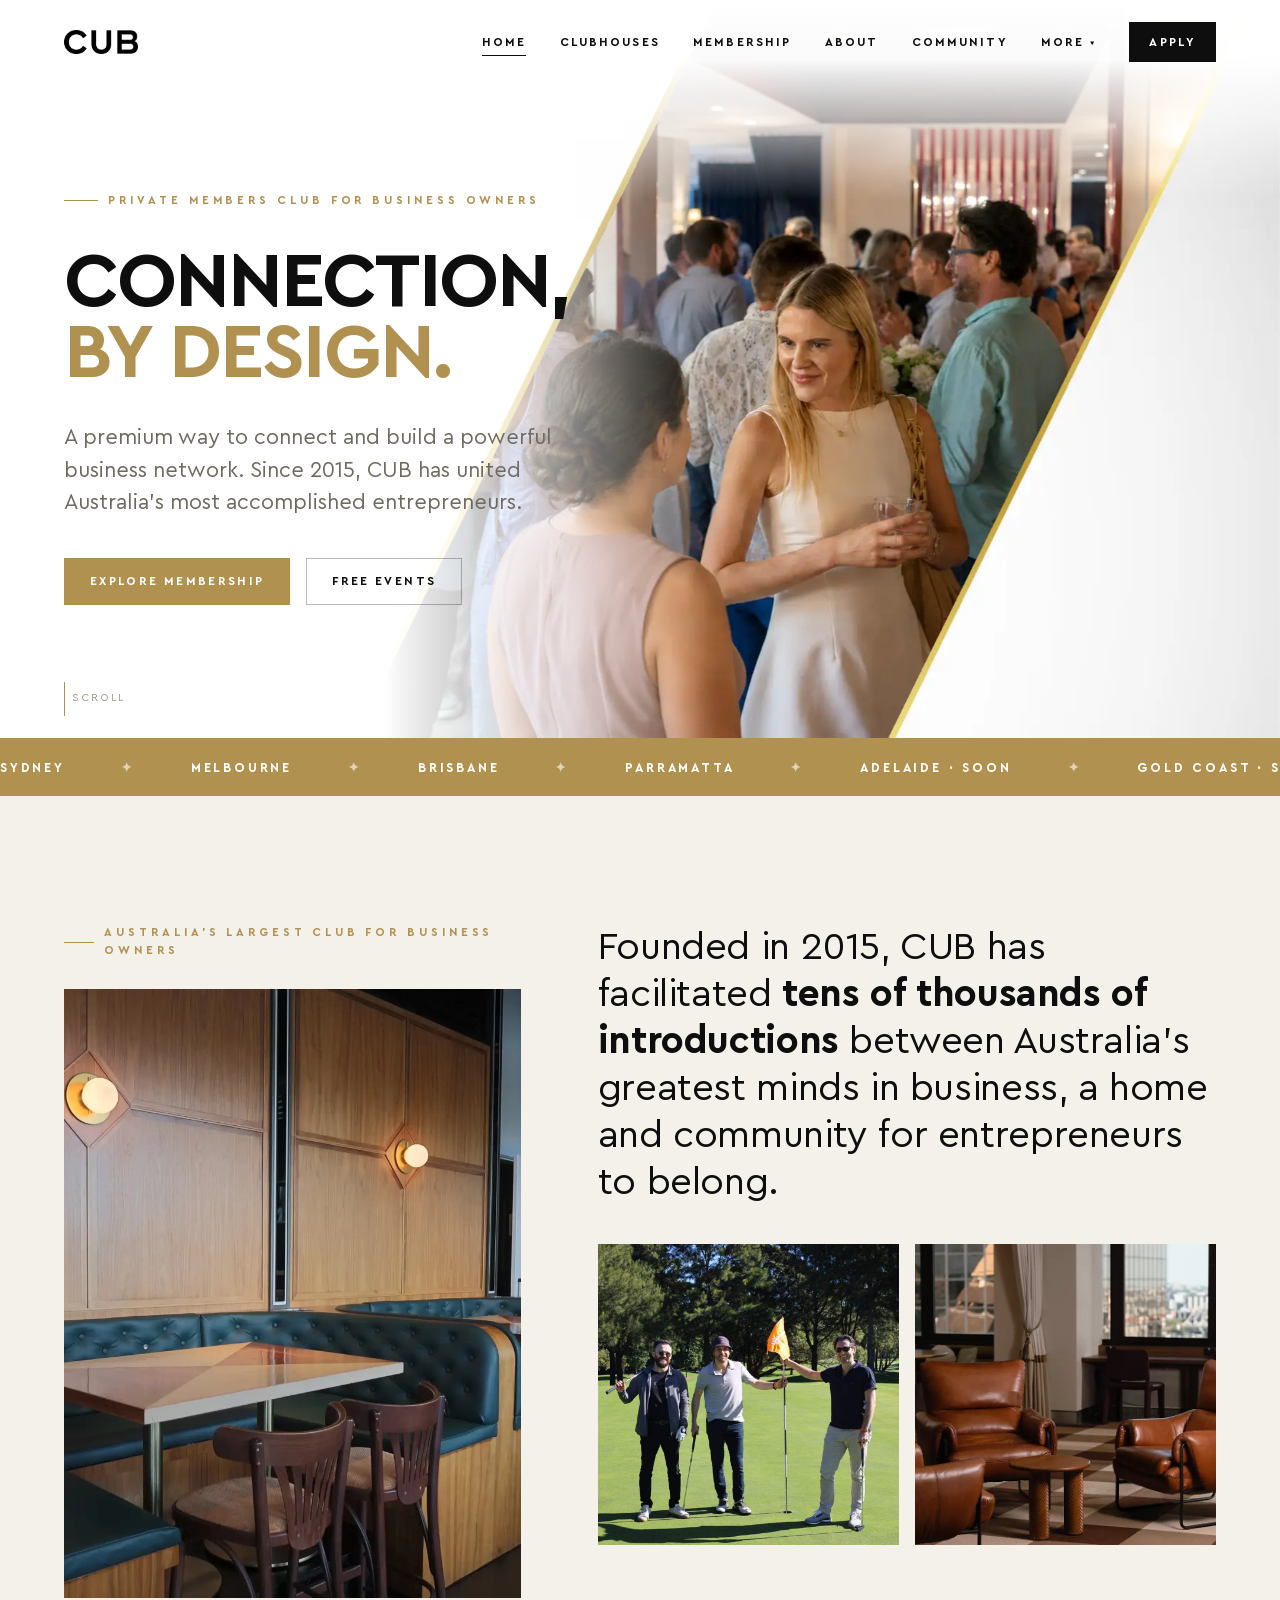
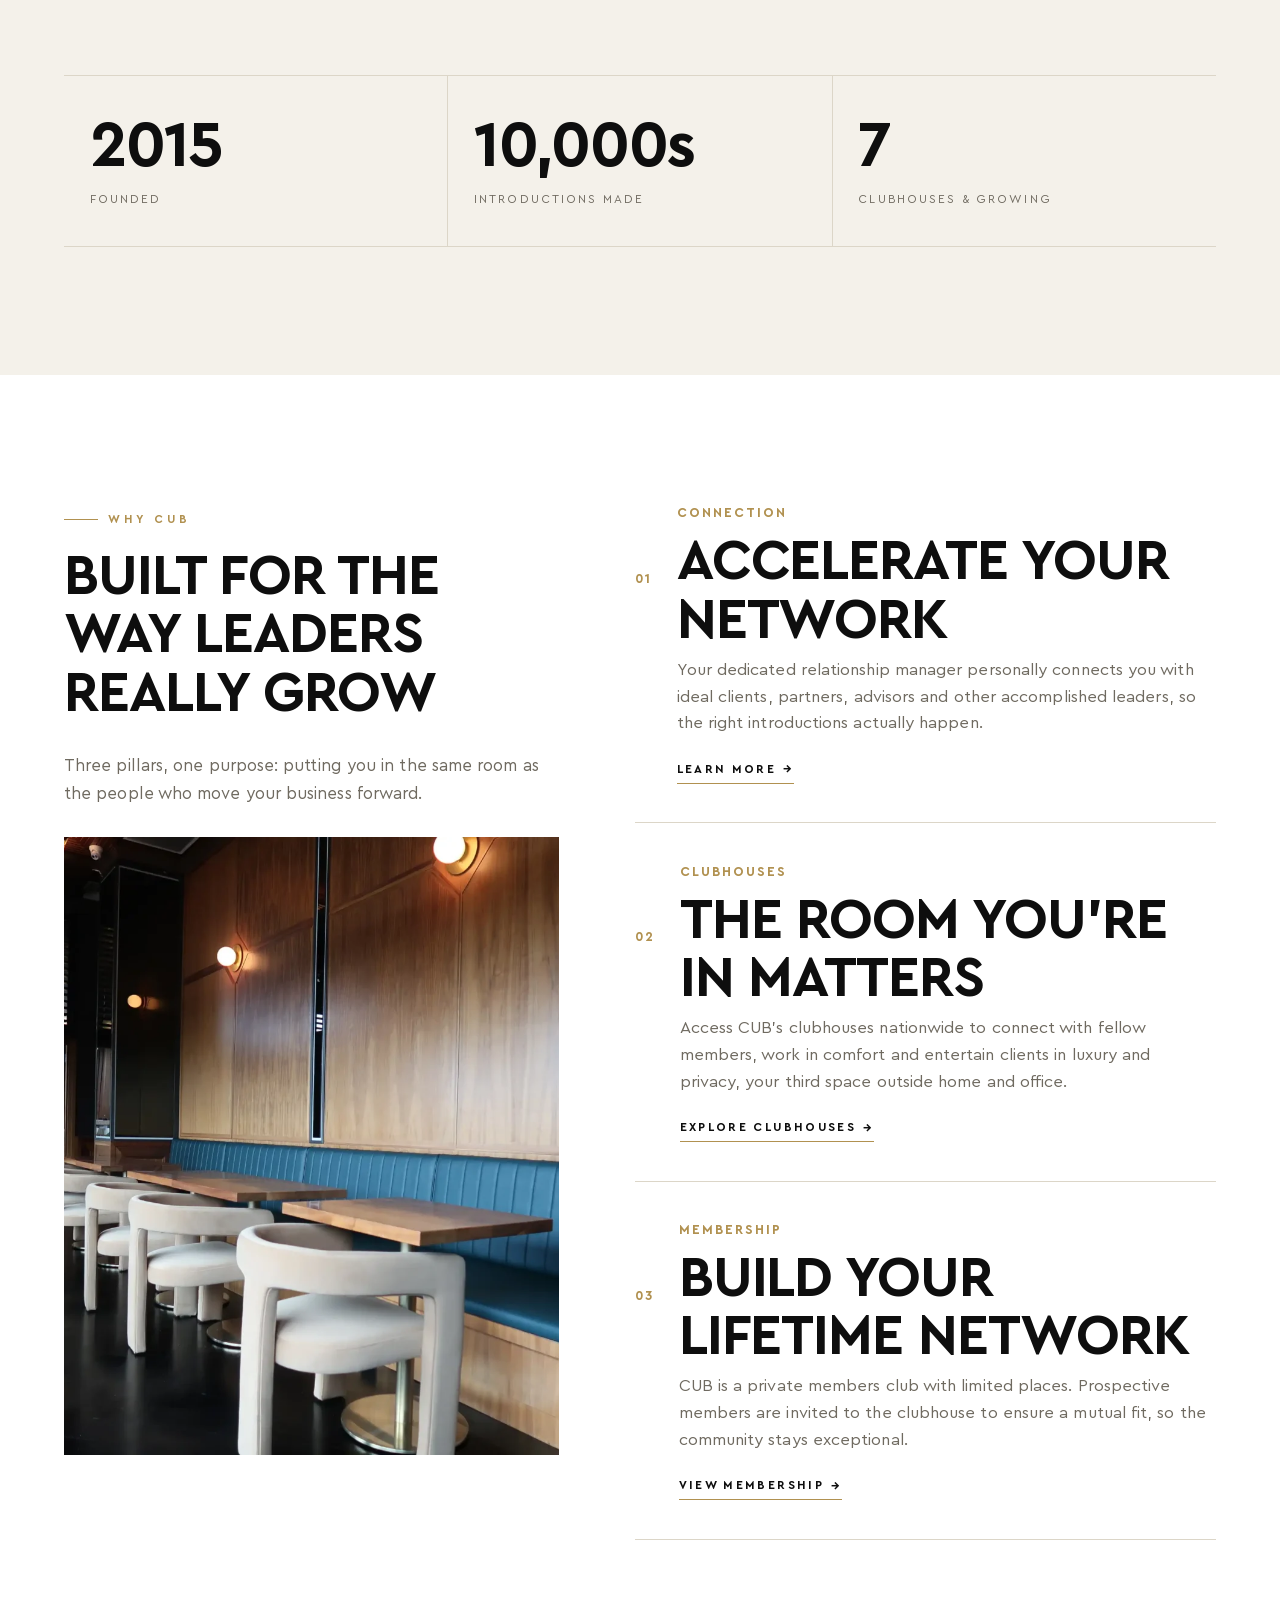
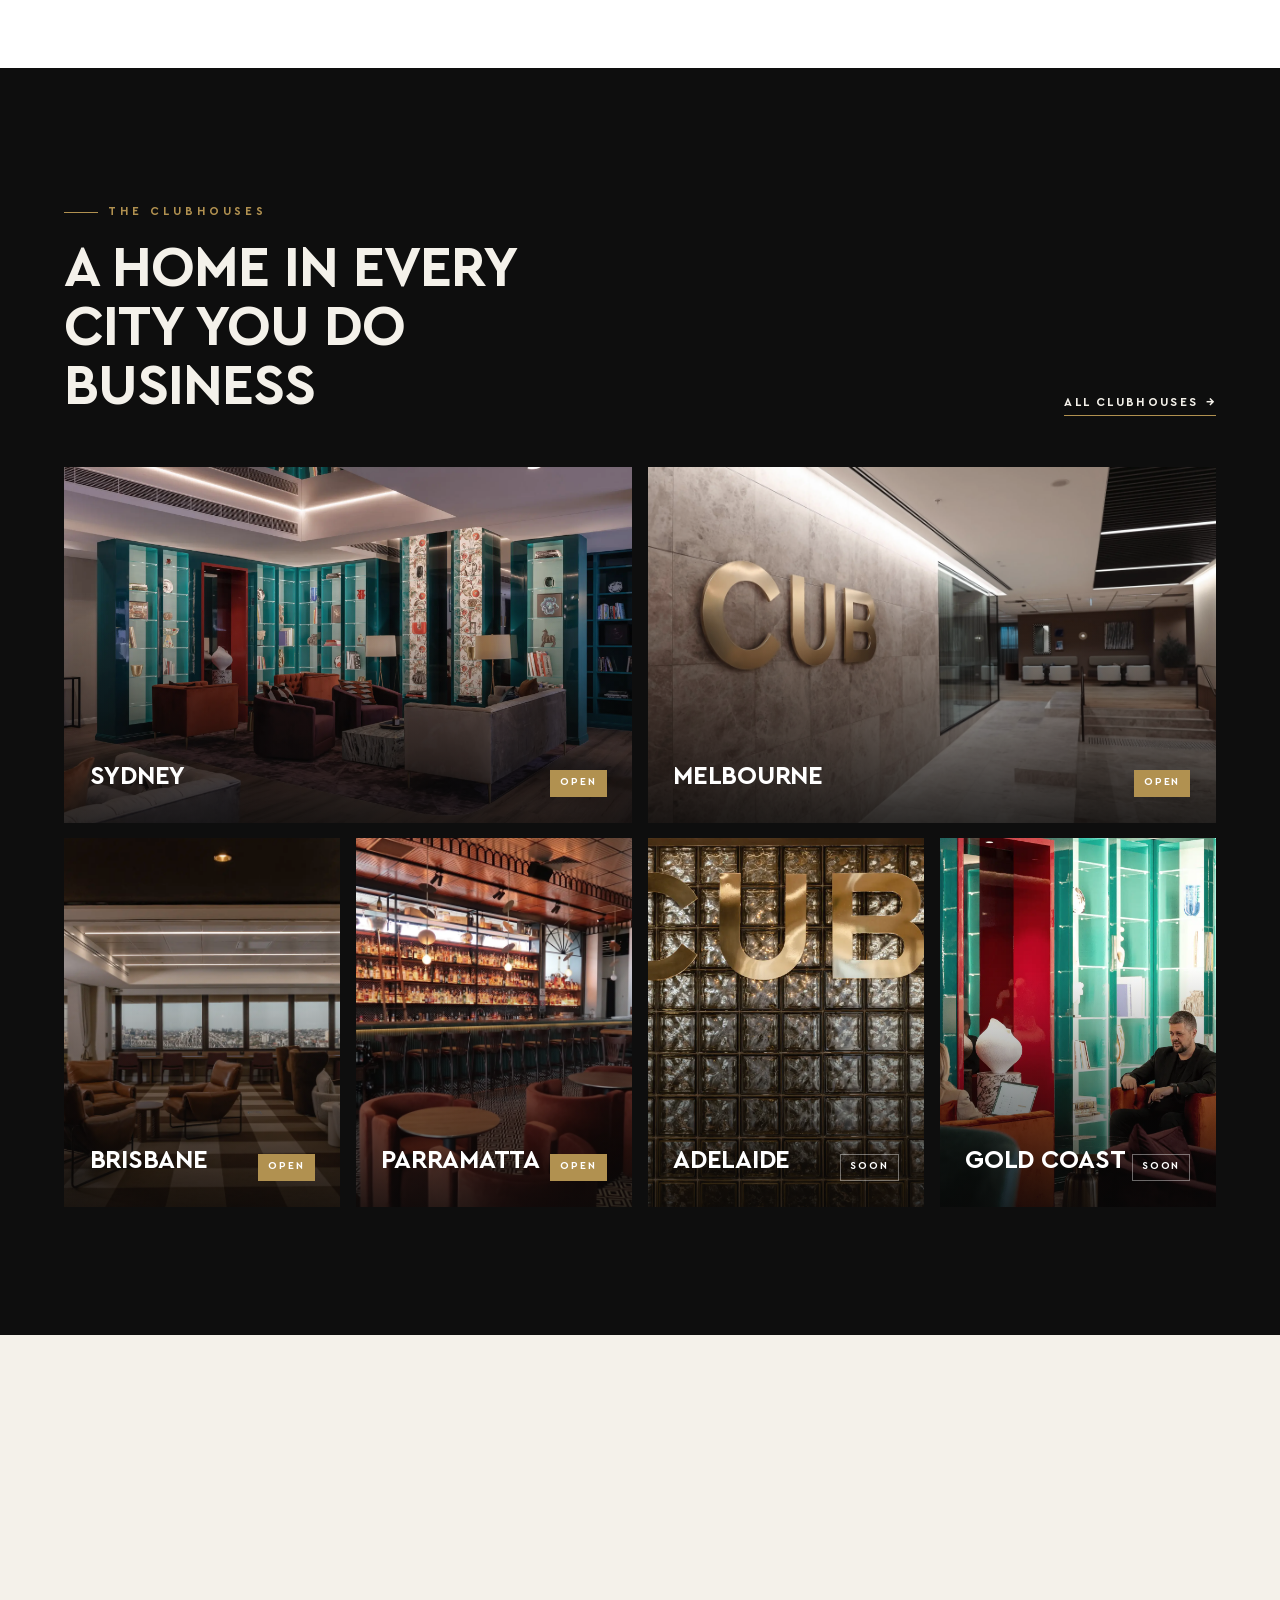
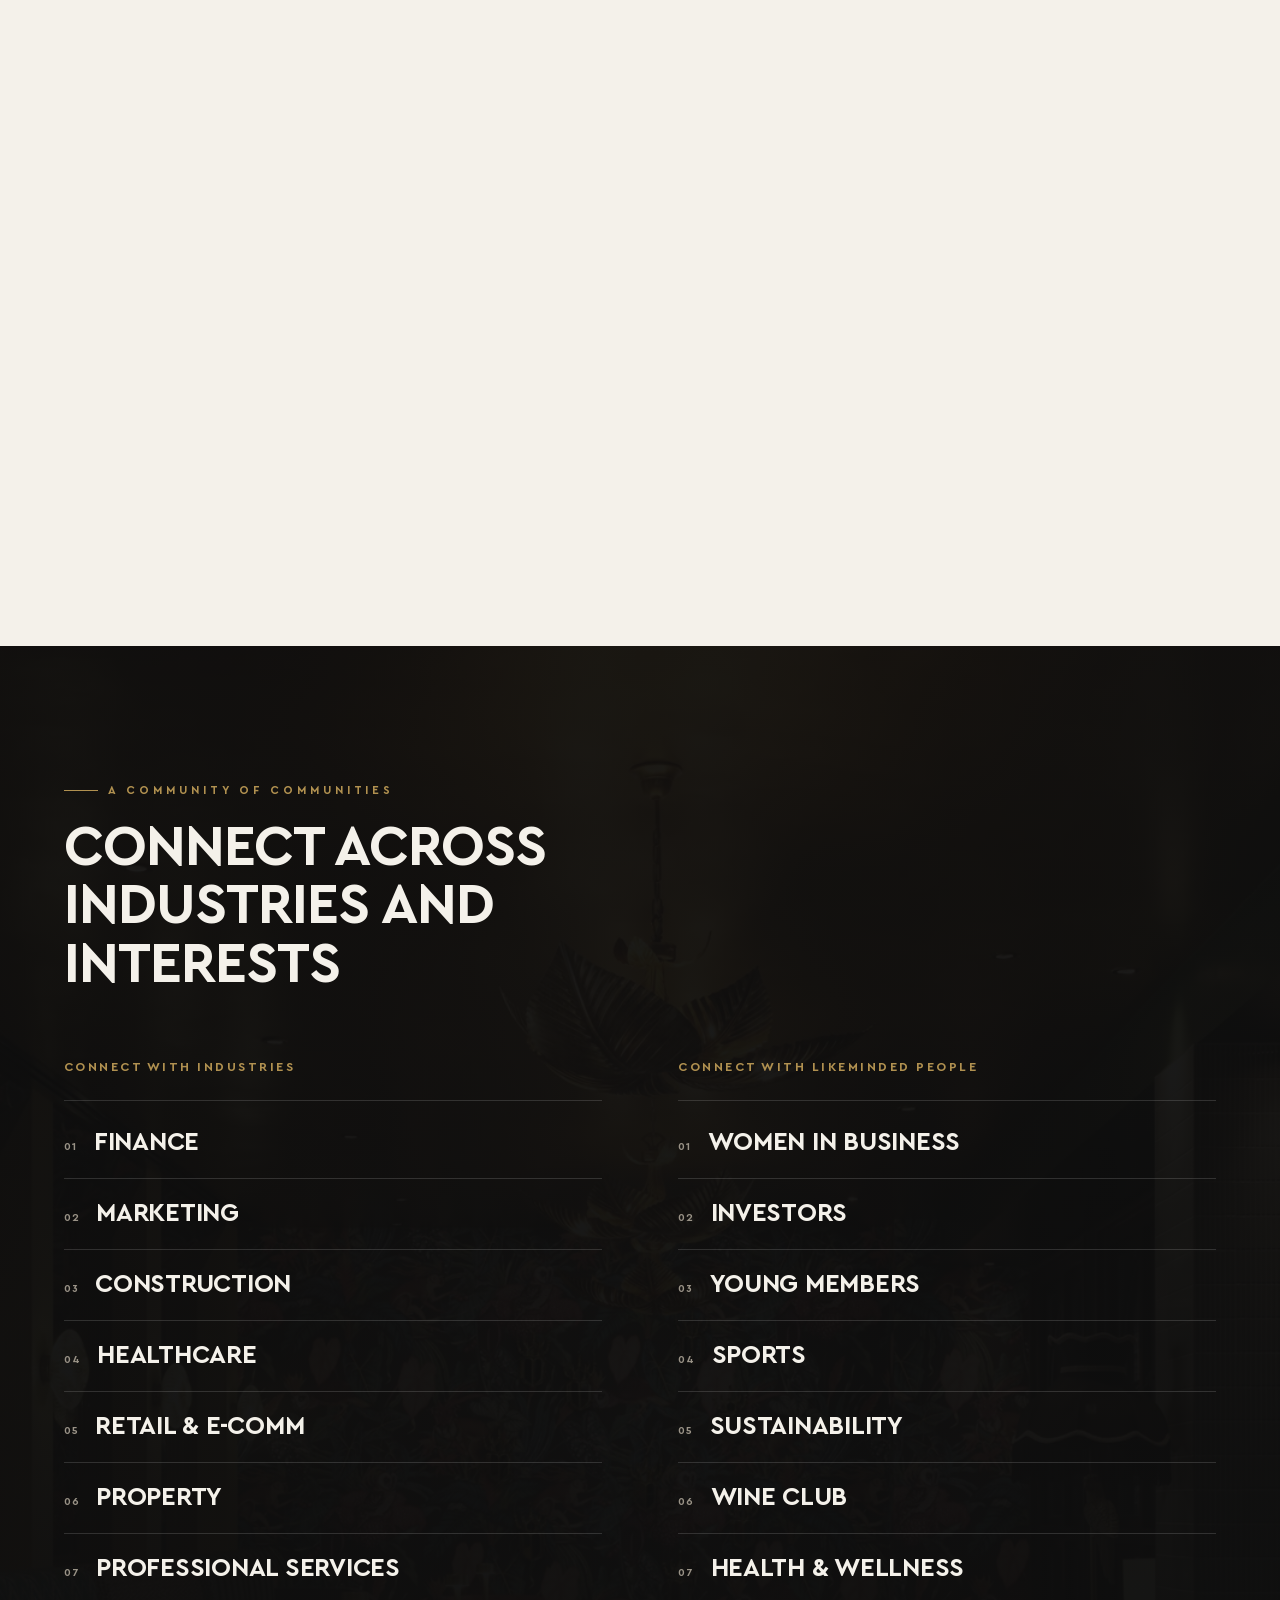
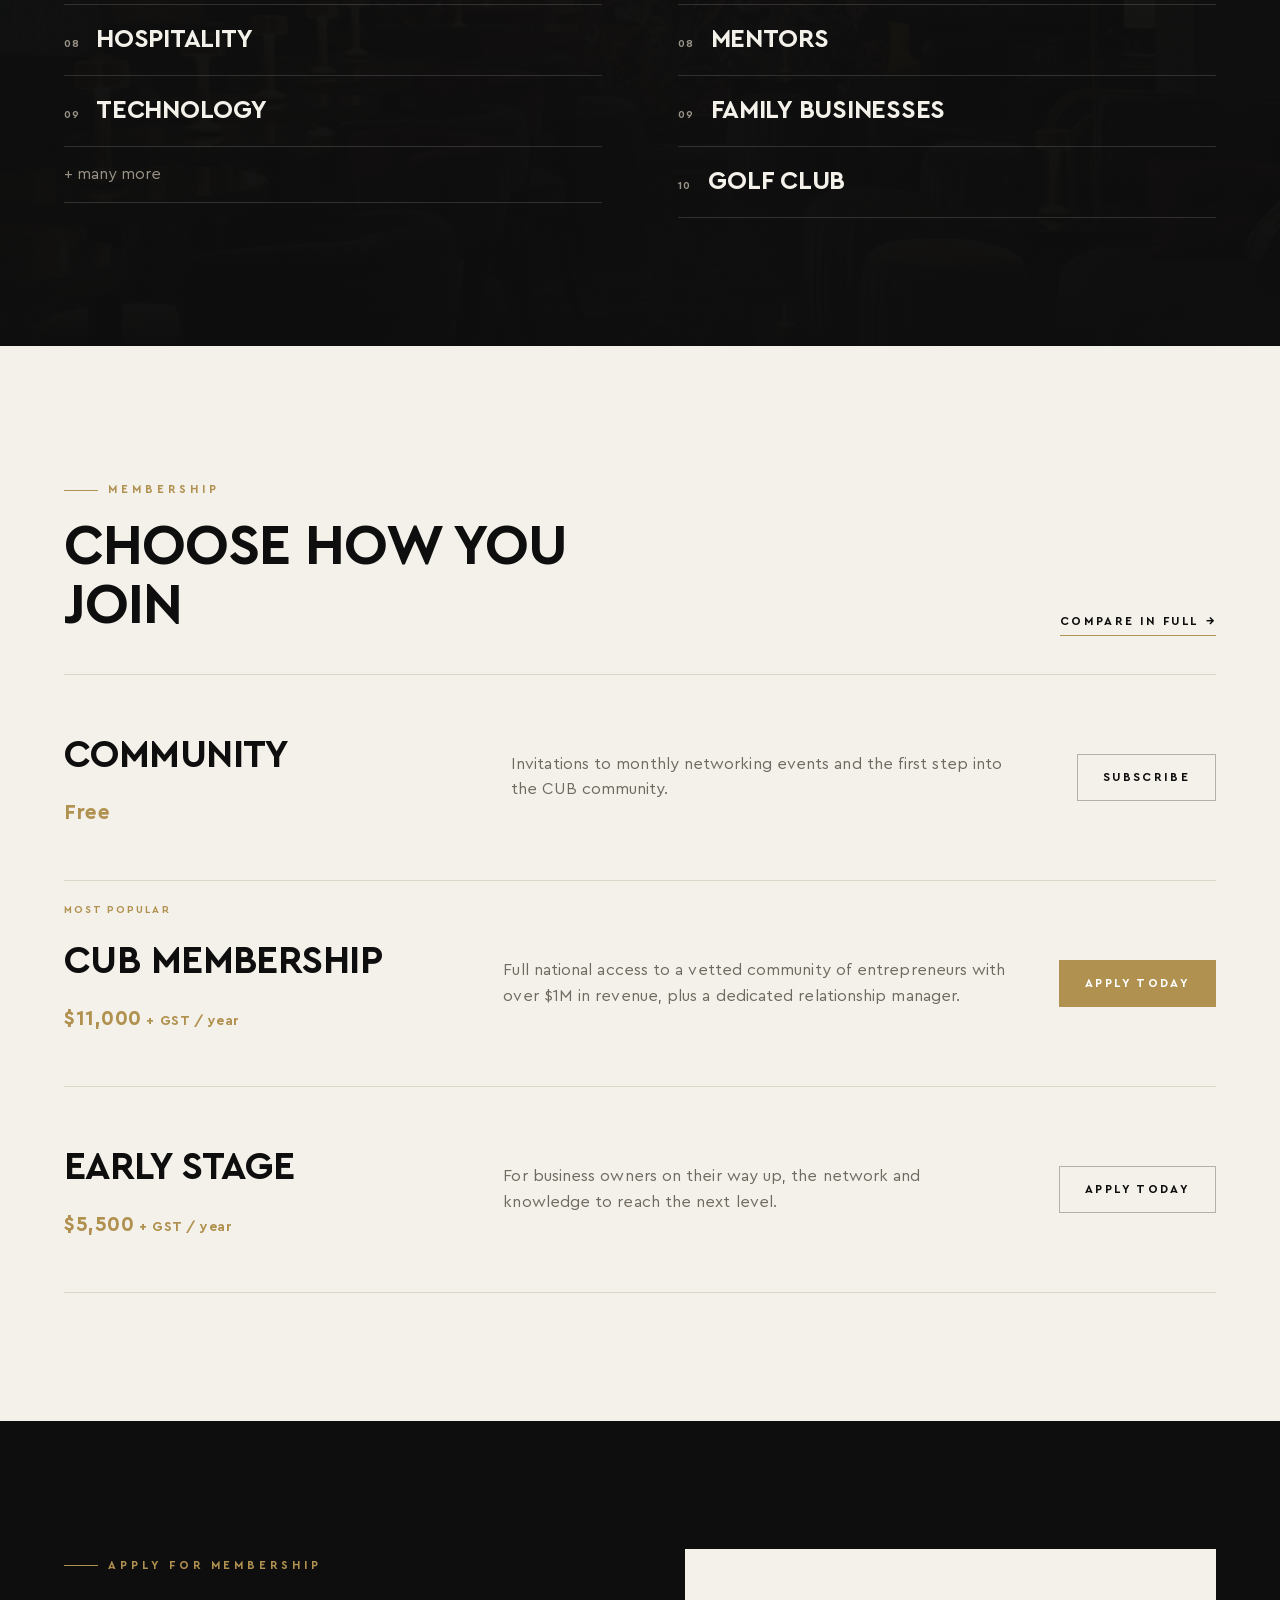
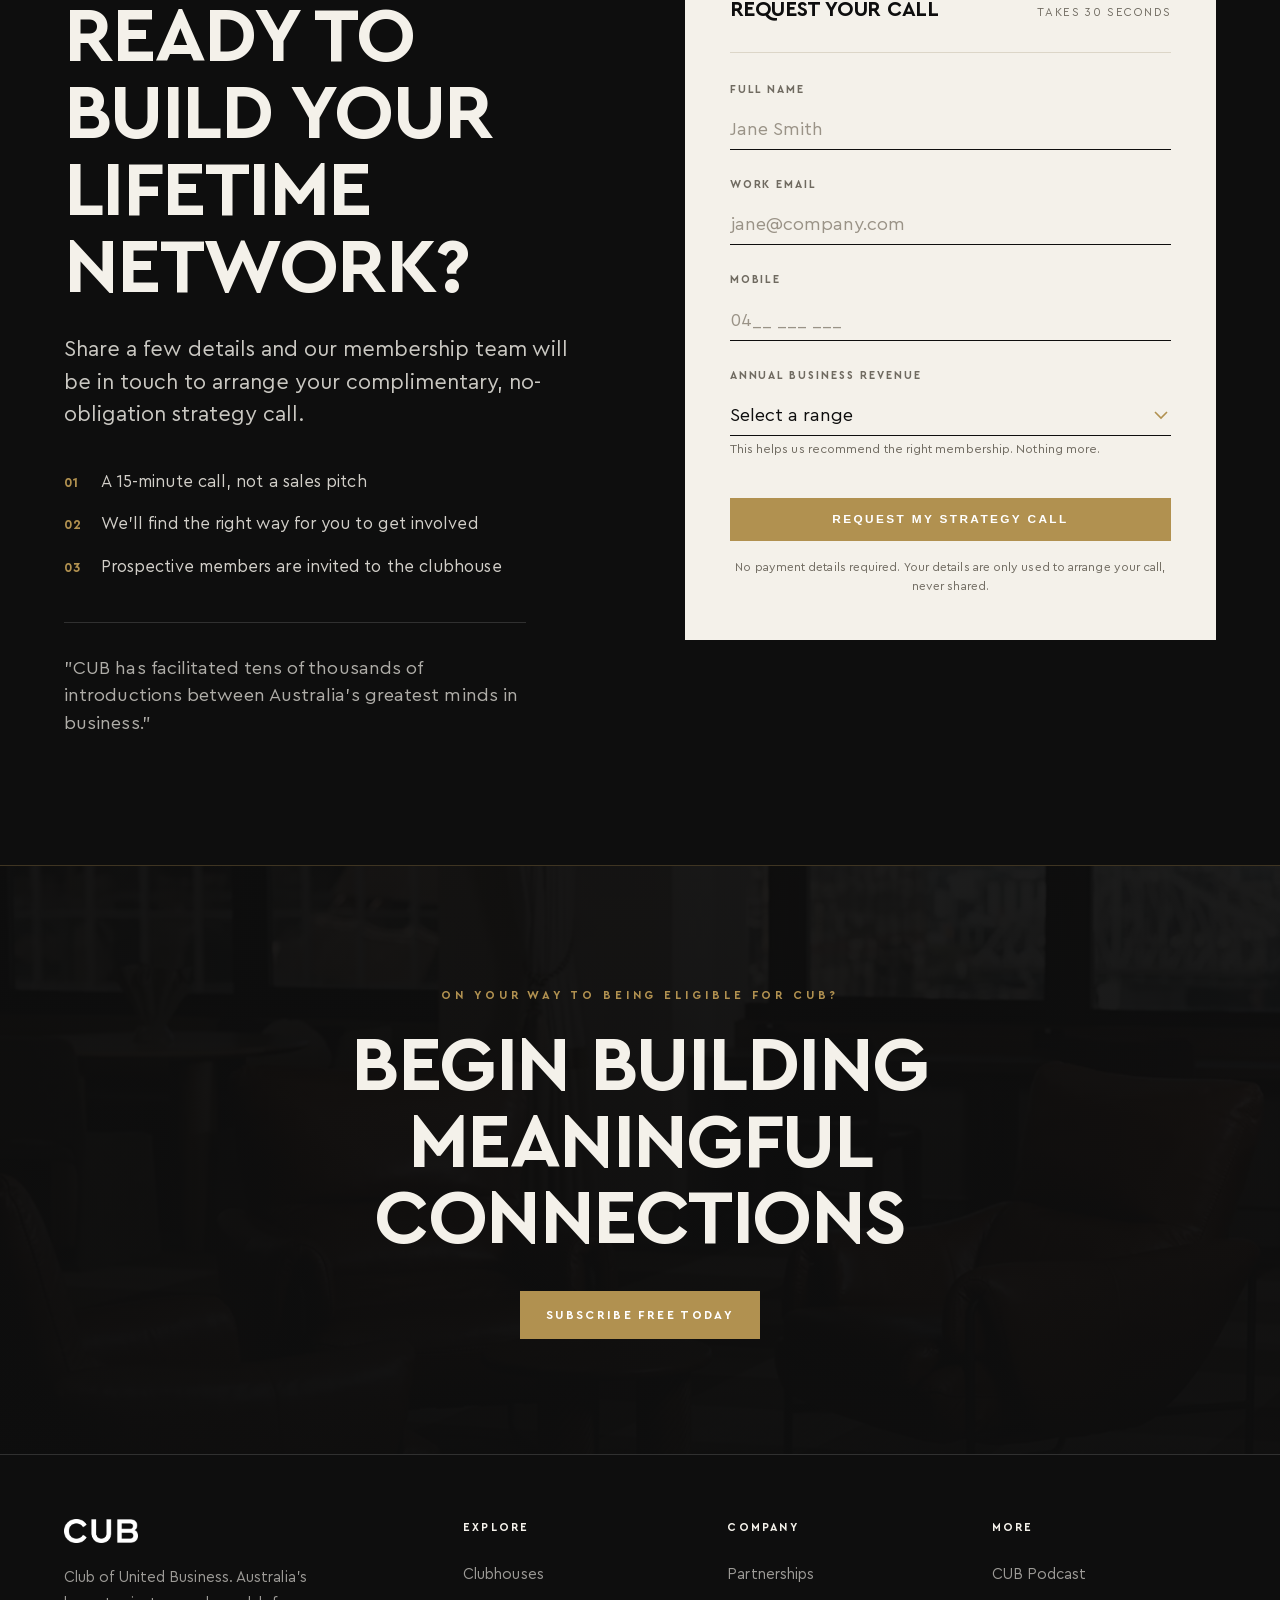
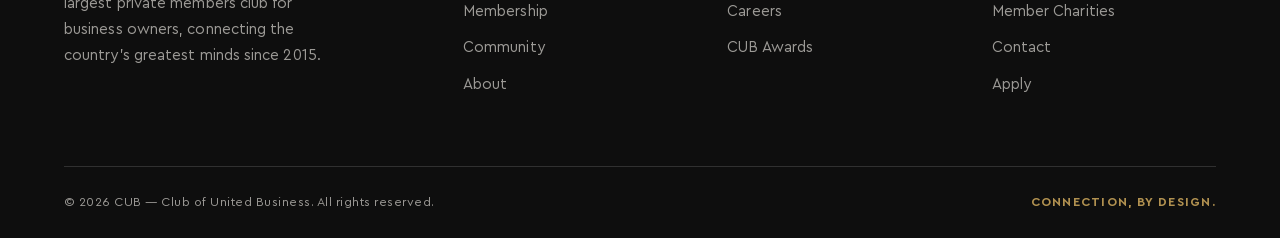
<file: index.html>
<!DOCTYPE html>
<html lang="en">
<head>
<meta charset="UTF-8" />
<meta name="viewport" content="width=device-width, initial-scale=1.0" />
<title>CUB · Club of United Business — Australia's Private Members Club for Business Owners</title>
<meta name="description" content="CUB is Australia's largest private members club for business owners. Since 2015 we've made tens of thousands of introductions between the country's greatest business minds. Clubhouses in Sydney, Melbourne, Brisbane and Parramatta." />
<meta property="og:title" content="CUB · Club of United Business" />
<meta property="og:description" content="Connection, by design. A premium way to connect and build a powerful business network." />
<meta property="og:image" content="assets/img/sydney.webp" />
<meta name="theme-color" content="#0e0e0e" />
<link rel="icon" type="image/png" href="assets/img/brandmark.png" />
<link rel="preload" href="assets/fonts/CeraPro-Regular.woff2" as="font" type="font/woff2" crossorigin />
<link rel="preload" href="assets/fonts/CeraPro-Bold.woff2" as="font" type="font/woff2" crossorigin />
<link rel="stylesheet" href="styles.css?v=27" />
</head>
<body>

<!-- ============ HEADER ============ -->
<header class="hdr" id="hdr">
  <div class="hdr-inner">
    <a href="index.html" class="hdr-logo" aria-label="CUB home"><img src="assets/img/logo.png" alt="CUB" /></a>
    <nav class="hdr-nav" aria-label="Primary">
      <a href="index.html">Home</a>
      <a href="clubhouses.html">Clubhouses</a>
      <a href="membership.html">Membership</a>
      <a href="about.html">About</a>
      <a href="community.html">Community</a>
      <div class="nav-drop">
        <button class="nav-drop-trigger" aria-haspopup="true" aria-expanded="false">More <span class="caret">&#9662;</span></button>
        <div class="dropdown">
          <a href="podcast.html">CUB Podcast</a>
          <a href="awards.html">CUB Awards</a>
          <a href="partnerships.html">Partnerships</a>
          <a href="careers.html">Careers</a>
          <a href="charities.html">Member Charities</a>
        </div>
      </div>
      <a href="contact.html" class="btn"><span>Apply</span></a>
    </nav>
    <button class="burger" id="burger" aria-label="Menu" aria-expanded="false"><span></span><span></span><span></span></button>
  </div>
</header>
<div class="drawer" id="drawer">
  <a href="index.html">Home</a>
  <a href="clubhouses.html">Clubhouses</a>
  <a href="membership.html">Membership</a>
  <a href="about.html">About</a>
  <a href="community.html">Community</a>
  <a href="contact.html">Apply</a>
  <div class="drawer-sub">
    <a href="podcast.html">CUB Podcast</a>
    <a href="awards.html">CUB Awards</a>
    <a href="partnerships.html">Partnerships</a>
    <a href="careers.html">Careers</a>
    <a href="charities.html">Member Charities</a>
  </div>
  <span class="drawer-cta">Connection, by design.</span>
</div>

<main>

<!-- ============ HERO ============ -->
<section class="hero">
  <div class="hero-bg"><img src="assets/img/hero.webp" alt="CUB members connecting at a clubhouse event" /></div>
  <div class="hero-text">
    <div class="hero-text-inner">
      <p class="kicker hero-kicker">Private Members Club for Business Owners</p>
      <h1 class="h-display">
        <span class="ln"><span>Connection,</span></span>
        <span class="ln"><span><em>by design.</em></span></span>
      </h1>
      <div class="hero-foot">
        <p class="lede">A premium way to connect and build a powerful business network. Since 2015, CUB has united Australia's most accomplished entrepreneurs.</p>
        <div class="hero-actions">
          <a href="contact.html" class="btn btn--gold"><span>Explore Membership</span></a>
          <a href="community.html" class="btn btn--ghost"><span>Free Events</span></a>
        </div>
      </div>
    </div>
  </div>
  <span class="scroll-hint">Scroll</span>
</section>

<!-- ============ MARQUEE ============ -->
<div class="marquee" aria-hidden="true">
  <div class="marquee-track">
    <span>Sydney</span><span>Melbourne</span><span>Brisbane</span><span>Parramatta</span><span>Adelaide · Soon</span><span>Gold Coast · Soon</span><span>International</span>
    <span>Sydney</span><span>Melbourne</span><span>Brisbane</span><span>Parramatta</span><span>Adelaide · Soon</span><span>Gold Coast · Soon</span><span>International</span>
  </div>
</div>

<!-- ============ STATEMENT ============ -->
<section class="section statement">
  <div class="wrap">
    <div class="statement-head rv">
      <p class="kicker">Australia's largest club for business owners</p>
      <div class="stick-figure stick-tall" style="margin-top:1.8rem"><img src="assets/img/event1.webp" alt="Inside a CUB clubhouse" /></div>
    </div>
    <div class="statement-lead rv">
      Founded in 2015, CUB has facilitated <b>tens of thousands of introductions</b> between Australia's greatest minds in business, a home and community for entrepreneurs to belong.
      <div class="img-pair" style="margin-top:2.4rem">
        <figure><img src="assets/img/event5.webp" alt="A CUB networking event" /></figure>
        <figure><img src="assets/img/brisbane2.webp" alt="A CUB clubhouse lounge" /></figure>
      </div>
    </div>
  </div>
  <div class="wrap">
    <div class="stats">
      <div class="stat rv"><div class="n">2015</div><div class="l">Founded</div></div>
      <div class="stat rv rv-d1"><div class="n">10,000s</div><div class="l">Introductions made</div></div>
      <div class="stat rv rv-d2"><div class="n">7</div><div class="l">Clubhouses &amp; growing</div></div>
    </div>
  </div>
</section>

<!-- ============ WHY CUB (sticky split) ============ -->
<section class="section bg-white">
  <div class="wrap stick">
    <aside class="stick-aside rv">
      <p class="kicker">Why CUB</p>
      <h2 class="h2">Built for the way leaders really grow</h2>
      <p class="body-lg" style="margin-bottom:1.8rem">Three pillars, one purpose: putting you in the same room as the people who move your business forward.</p>
      <div class="stick-figure"><img src="assets/img/event4.webp" alt="CUB members connecting at an event" /></div>
    </aside>
    <div class="stick-main">
      <div class="rows">
        <article class="row rv">
          <div class="row-num">01</div>
          <div class="row-title">
            <span class="row-sub">Connection</span>
            <h2 class="h2">Accelerate your network</h2>
          </div>
          <div class="row-body">
            <p>Your dedicated relationship manager personally connects you with ideal clients, partners, advisors and other accomplished leaders, so the right introductions actually happen.</p>
            <a href="contact.html" class="tlink">Learn more <span class="btn-arrow">→</span></a>
          </div>
        </article>
        <article class="row rv">
          <div class="row-num">02</div>
          <div class="row-title">
            <span class="row-sub">Clubhouses</span>
            <h2 class="h2">The room you're in matters</h2>
          </div>
          <div class="row-body">
            <p>Access CUB's clubhouses nationwide to connect with fellow members, work in comfort and entertain clients in luxury and privacy, your third space outside home and office.</p>
            <a href="clubhouses.html" class="tlink">Explore clubhouses <span class="btn-arrow">→</span></a>
          </div>
        </article>
        <article class="row rv">
          <div class="row-num">03</div>
          <div class="row-title">
            <span class="row-sub">Membership</span>
            <h2 class="h2">Build your lifetime network</h2>
          </div>
          <div class="row-body">
            <p>CUB is a private members club with limited places. Prospective members are invited to the clubhouse to ensure a mutual fit, so the community stays exceptional.</p>
            <a href="membership.html" class="tlink">View membership <span class="btn-arrow">→</span></a>
          </div>
        </article>
      </div>
    </div>
  </div>
</section>

<!-- ============ LOCATIONS ============ -->
<section class="section dark">
  <div class="wrap">
    <div class="loc-head rv">
      <div>
        <p class="kicker">The Clubhouses</p>
        <h2 class="h2" style="margin-top:1.2rem">A home in every city you do business</h2>
      </div>
      <a href="clubhouses.html" class="tlink">All clubhouses <span class="btn-arrow">→</span></a>
    </div>
    <div class="loc-grid rv">
      <a class="loc" href="clubhouses.html"><img src="assets/img/sydney.webp" alt="Sydney clubhouse" /><div class="loc-meta"><h3>Sydney</h3><span class="loc-state open">Open</span></div></a>
      <a class="loc" href="clubhouses.html"><img src="assets/img/melbourne.webp" alt="Melbourne clubhouse" /><div class="loc-meta"><h3>Melbourne</h3><span class="loc-state open">Open</span></div></a>
      <a class="loc" href="clubhouses.html"><img src="assets/img/brisbane.webp" alt="Brisbane clubhouse" /><div class="loc-meta"><h3>Brisbane</h3><span class="loc-state open">Open</span></div></a>
      <a class="loc" href="clubhouses.html"><img src="assets/img/parramatta.webp" alt="Parramatta clubhouse" /><div class="loc-meta"><h3>Parramatta</h3><span class="loc-state open">Open</span></div></a>
      <a class="loc" href="clubhouses.html"><img src="assets/img/adelaide.webp" alt="Adelaide clubhouse" /><div class="loc-meta"><h3>Adelaide</h3><span class="loc-state">Soon</span></div></a>
      <a class="loc" href="clubhouses.html"><img src="assets/img/goldcoast.webp" alt="Gold Coast clubhouse" /><div class="loc-meta"><h3>Gold Coast</h3><span class="loc-state">Soon</span></div></a>
    </div>
  </div>
</section>

<!-- ============ FEATURE: EXPERIENCE ============ -->
<section class="feature">
  <div class="feature-media rv"><img src="assets/img/brisbane.webp" alt="A CUB clubhouse lounge" /></div>
  <div class="feature-body rv">
    <p class="kicker">The CUB Experience</p>
    <h2 class="h2">Connect, impress<br>and belong</h2>
    <ul class="feature-list">
      <li><h4>Connect with fellow members</h4><p>A luxurious, familiar space that encourages meaningful connections and genuine relationships to form.</p></li>
      <li><h4>Impress your clients</h4><p>Entertain seamlessly in every major city. Our team ensures every detail is perfect for a lasting impression.</p></li>
      <li><h4>Your third space</h4><p>A place to focus, host private meetings and have a base in cities where you don't have an office.</p></li>
    </ul>
    <a href="contact.html" class="btn"><span>Apply for Membership</span></a>
  </div>
</section>

<!-- ============ FEATURE: APP ============ -->
<section class="feature feature--flip dark">
  <div class="feature-media feature-media--app rv"><img src="assets/img/app-phones.png" alt="The CUB members app on iPhone" /></div>
  <div class="feature-body rv">
    <p class="kicker">The CUB App</p>
    <h2 class="h2">Your entire network,<br>in your pocket</h2>
    <p class="body-lg" style="margin-top:1.4rem;max-width:46ch">Search and contact the entire CUB network, RSVP to events, join interest groups, make clubhouse bookings and manage your business owners network on CUB's members-only app.</p>
    <div class="app-stores">
      <a href="https://apps.apple.com" target="_blank" rel="noopener" aria-label="Download on the App Store"><img src="assets/img/badge-apple.png" alt="Download on the App Store" /></a>
      <a href="https://play.google.com" target="_blank" rel="noopener" aria-label="Get it on Google Play"><img src="assets/img/badge-google.png" alt="Get it on Google Play" /></a>
    </div>
  </div>
</section>

<!-- ============ MEET OUR MEMBERS ============ -->
<section class="section" id="members">
  <div class="wrap">
    <div class="loc-head rv" style="margin-bottom:clamp(2rem,4vw,3rem);align-items:flex-end">
      <div>
        <p class="kicker">Hear from the community</p>
        <h2 class="h2" style="margin-top:1.2rem">Meet our members</h2>
      </div>
      <div class="seg" role="tablist" aria-label="Member stories">
        <button class="seg-btn is-active" data-tab="interviews" role="tab" aria-selected="true">Interviews</button>
        <button class="seg-btn" data-tab="podcast" role="tab" aria-selected="false">Podcast</button>
      </div>
    </div>

    <div class="cards cards--4 rv" data-panel="interviews">
      <a class="member" href="about.html#members"><img src="assets/img/mem-dain.jpg" alt="Dain Walker" /><span class="play"></span><span class="wm">Watch story</span><h3>Dain Walker</h3><p class="role">Founder of Rivyl</p></a>
      <a class="member" href="about.html#members"><img src="assets/img/mem-mark.jpg" alt="Mark Bouris" /><span class="play"></span><span class="wm">Watch story</span><h3>Mark Bouris</h3><p class="role">Yellow Brick Road</p></a>
      <a class="member" href="about.html#members"><img src="assets/img/mem-sylvia.webp" alt="Sylvia Arotin" /><span class="play"></span><span class="wm">Watch story</span><h3>Sylvia Arotin</h3><p class="role">My Montessori School</p></a>
      <a class="member" href="about.html#members"><img src="assets/img/mem-chris.webp" alt="Chris Christofi" /><span class="play"></span><span class="wm">Watch story</span><h3>Chris Christofi</h3><p class="role">Founder of Reventon</p></a>
    </div>

    <div class="cards cards--4 rv" data-panel="podcast" hidden>
      <a class="member" href="podcast.html"><img src="assets/img/mem-serene.jpg" alt="Serene Lim" /><span class="play"></span><span class="wm">Listen</span><h3>Serene Lim</h3><p class="role">Cup49 &amp; Gellae</p></a>
      <a class="member" href="podcast.html"><img src="assets/img/mem-josh.jpg" alt="Dr Josh Wall" /><span class="play"></span><span class="wm">Listen</span><h3>Dr Josh Wall</h3><p class="role">Contour Clinics</p></a>
      <a class="member" href="podcast.html"><img src="assets/img/mem-ari.webp" alt="Ari Galper" /><span class="play"></span><span class="wm">Listen</span><h3>Ari Galper</h3><p class="role">Unlock The Sales Game</p></a>
      <a class="member" href="podcast.html"><img src="assets/img/mem-vanrij.jpg" alt="Mark Van Rijmenam" /><span class="play"></span><span class="wm">Listen</span><h3>Mark Van Rijmenam</h3><p class="role">The Digital Speaker</p></a>
    </div>

    <div style="text-align:center;margin-top:clamp(2rem,4vw,2.8rem)">
      <a href="about.html#members" class="tlink rv" data-more="interviews">View all member stories <span class="btn-arrow">→</span></a>
      <a href="podcast.html" class="tlink rv" data-more="podcast" hidden>Browse all episodes <span class="btn-arrow">→</span></a>
    </div>
  </div>
</section>

<!-- ============ GROUPS ============ -->
<section class="section imgband">
  <div class="imgband-bg"><img src="assets/img/international.webp" alt="" aria-hidden="true" /></div>
  <div class="wrap">
    <div class="loc-head rv" style="margin-bottom:clamp(2.5rem,5vw,4rem)">
      <div>
        <p class="kicker">A community of communities</p>
        <h2 class="h2" style="margin-top:1.2rem;max-width:18ch">Connect across industries and interests</h2>
      </div>
    </div>
    <div class="groups-grid">
      <div class="group-col rv">
        <h3>Connect with industries</h3>
        <ul class="group-list">
          <li><span class="ix">01</span>Finance</li>
          <li><span class="ix">02</span>Marketing</li>
          <li><span class="ix">03</span>Construction</li>
          <li><span class="ix">04</span>Healthcare</li>
          <li><span class="ix">05</span>Retail &amp; E-Comm</li>
          <li><span class="ix">06</span>Property</li>
          <li><span class="ix">07</span>Professional Services</li>
          <li><span class="ix">08</span>Hospitality</li>
          <li><span class="ix">09</span>Technology</li>
          <li class="more">+ many more</li>
        </ul>
      </div>
      <div class="group-col rv rv-d1">
        <h3>Connect with likeminded people</h3>
        <ul class="group-list">
          <li><span class="ix">01</span>Women in Business</li>
          <li><span class="ix">02</span>Investors</li>
          <li><span class="ix">03</span>Young Members</li>
          <li><span class="ix">04</span>Sports</li>
          <li><span class="ix">05</span>Sustainability</li>
          <li><span class="ix">06</span>Wine Club</li>
          <li><span class="ix">07</span>Health &amp; Wellness</li>
          <li><span class="ix">08</span>Mentors</li>
          <li><span class="ix">09</span>Family Businesses</li>
          <li><span class="ix">10</span>Golf Club</li>
        </ul>
      </div>
    </div>
  </div>
</section>

<!-- ============ MEMBERSHIP PREVIEW ============ -->
<section class="section">
  <div class="wrap">
    <div class="loc-head rv" style="margin-bottom:clamp(1.5rem,3vw,2.5rem)">
      <div>
        <p class="kicker">Membership</p>
        <h2 class="h2" style="margin-top:1.2rem">Choose how you join</h2>
      </div>
      <a href="membership.html" class="tlink">Compare in full <span class="btn-arrow">→</span></a>
    </div>
    <div class="tiers">
      <article class="tier rv">
        <div class="tier-name"><h3>Community</h3><span class="tier-price"><b>Free</b></span></div>
        <p class="tier-desc">Invitations to monthly networking events and the first step into the CUB community.</p>
        <div class="tier-cta"><a href="contact.html" class="btn btn--ghost"><span>Subscribe</span></a></div>
      </article>
      <article class="tier tier--featured rv">
        <div class="tier-name"><h3>CUB Membership</h3><span class="tier-price"><b>$11,000</b> + GST / year</span></div>
        <p class="tier-desc">Full national access to a vetted community of entrepreneurs with over $1M in revenue, plus a dedicated relationship manager.</p>
        <div class="tier-cta"><a href="contact.html" class="btn btn--gold"><span>Apply Today</span></a></div>
      </article>
      <article class="tier rv">
        <div class="tier-name"><h3>Early Stage</h3><span class="tier-price"><b>$5,500</b> + GST / year</span></div>
        <p class="tier-desc">For business owners on their way up, the network and knowledge to reach the next level.</p>
        <div class="tier-cta"><a href="contact.html" class="btn btn--ghost"><span>Apply Today</span></a></div>
      </article>
    </div>
  </div>
</section>

<!-- ============ APPLY / FORM ============ -->
<section class="section dark apply" id="apply">
  <div class="wrap apply-grid">
    <div class="apply-copy rv">
      <p class="kicker">Apply for Membership</p>
      <h1 class="h1">Ready to build your lifetime network?</h1>
      <p class="lede">Share a few details and our membership team will be in touch to arrange your complimentary, no-obligation strategy call.</p>
      <ul class="apply-points">
        <li><span class="mk">01</span> A 15-minute call, not a sales pitch</li>
        <li><span class="mk">02</span> We'll find the right way for you to get involved</li>
        <li><span class="mk">03</span> Prospective members are invited to the clubhouse</li>
      </ul>
      <p class="apply-quote">"CUB has facilitated tens of thousands of introductions between Australia's greatest minds in business."</p>
    </div>

    <div class="form-card rv rv-d1">
      <form id="applyForm" novalidate>
        <div class="fc-head"><h3>Request your call</h3><span class="step">Takes 30 seconds</span></div>
        <div class="field">
          <label for="name">Full name</label>
          <input type="text" id="name" name="name" autocomplete="name" placeholder="Jane Smith" required />
          <span class="err" data-for="name">Please enter your name.</span>
        </div>
        <div class="field">
          <label for="email">Work email</label>
          <input type="email" id="email" name="email" autocomplete="email" placeholder="jane@company.com" required />
          <span class="err" data-for="email">Please enter a valid email.</span>
        </div>
        <div class="field">
          <label for="phone">Mobile</label>
          <input type="tel" id="phone" name="phone" autocomplete="tel" placeholder="04__ ___ ___" required />
          <span class="err" data-for="phone">Please enter your mobile number.</span>
        </div>
        <div class="field">
          <label for="revenue">Annual business revenue</label>
          <select id="revenue" name="revenue" required>
            <option value="" disabled selected>Select a range</option>
            <option>Under $1M (Early Stage)</option>
            <option>$1M – $5M</option>
            <option>$5M – $20M</option>
            <option>$20M+</option>
          </select>
          <span class="err" data-for="revenue">Please select a range.</span>
          <span class="hint">This helps us recommend the right membership. Nothing more.</span>
        </div>
        <button type="submit" class="btn btn--gold btn--block" id="submitBtn"><span>Request my strategy call</span></button>
        <p class="form-fine">No payment details required. Your details are only used to arrange your call, never shared.</p>
        <div class="form-done" id="formDone" hidden>
          <div class="mk">✓</div>
          <h3>You're on the list</h3>
          <p>Our membership team will reach out within one business day to arrange your complimentary strategy call.</p>
        </div>
      </form>
    </div>
  </div>
</section>

</main>

<!-- ============ FOOTER ============ -->
<footer class="ftr">
  <div class="ftr-cta imgband">
    <div class="imgband-bg"><img src="assets/img/brisbane2.webp" alt="" aria-hidden="true" /></div>
    <div class="wrap">
      <p class="kicker no-rule" style="justify-content:center">On your way to being eligible for CUB?</p>
      <h2 class="h1" style="margin-top:1.4rem">Begin building<br>meaningful connections</h2>
      <a href="contact.html" class="btn btn--gold"><span>Subscribe Free Today</span></a>
    </div>
  </div>
  <div class="wrap">
    <div class="ftr-main">
      <div class="ftr-brand">
        <img src="assets/img/logo.png" alt="CUB" />
        <p>Club of United Business. Australia's largest private members club for business owners, connecting the country's greatest minds since 2015.</p>
      </div>
      <div class="ftr-col"><h4>Explore</h4><a href="clubhouses.html">Clubhouses</a><a href="membership.html">Membership</a><a href="community.html">Community</a><a href="about.html">About</a></div>
      <div class="ftr-col"><h4>Company</h4><a href="partnerships.html">Partnerships</a><a href="careers.html">Careers</a><a href="awards.html">CUB Awards</a></div>
      <div class="ftr-col"><h4>More</h4><a href="podcast.html">CUB Podcast</a><a href="charities.html">Member Charities</a><a href="contact.html">Contact</a><a href="contact.html">Apply</a></div>
    </div>
    <div class="ftr-bottom">
      <p>© 2026 CUB — Club of United Business. All rights reserved.</p>
      <p class="tagline">Connection, by design.</p>
    </div>
  </div>
</footer>

<a href="contact.html" class="scta" id="scta">Apply for Membership</a>

<script src="script.js?v=27"></script>
</body>
</html>
</file>
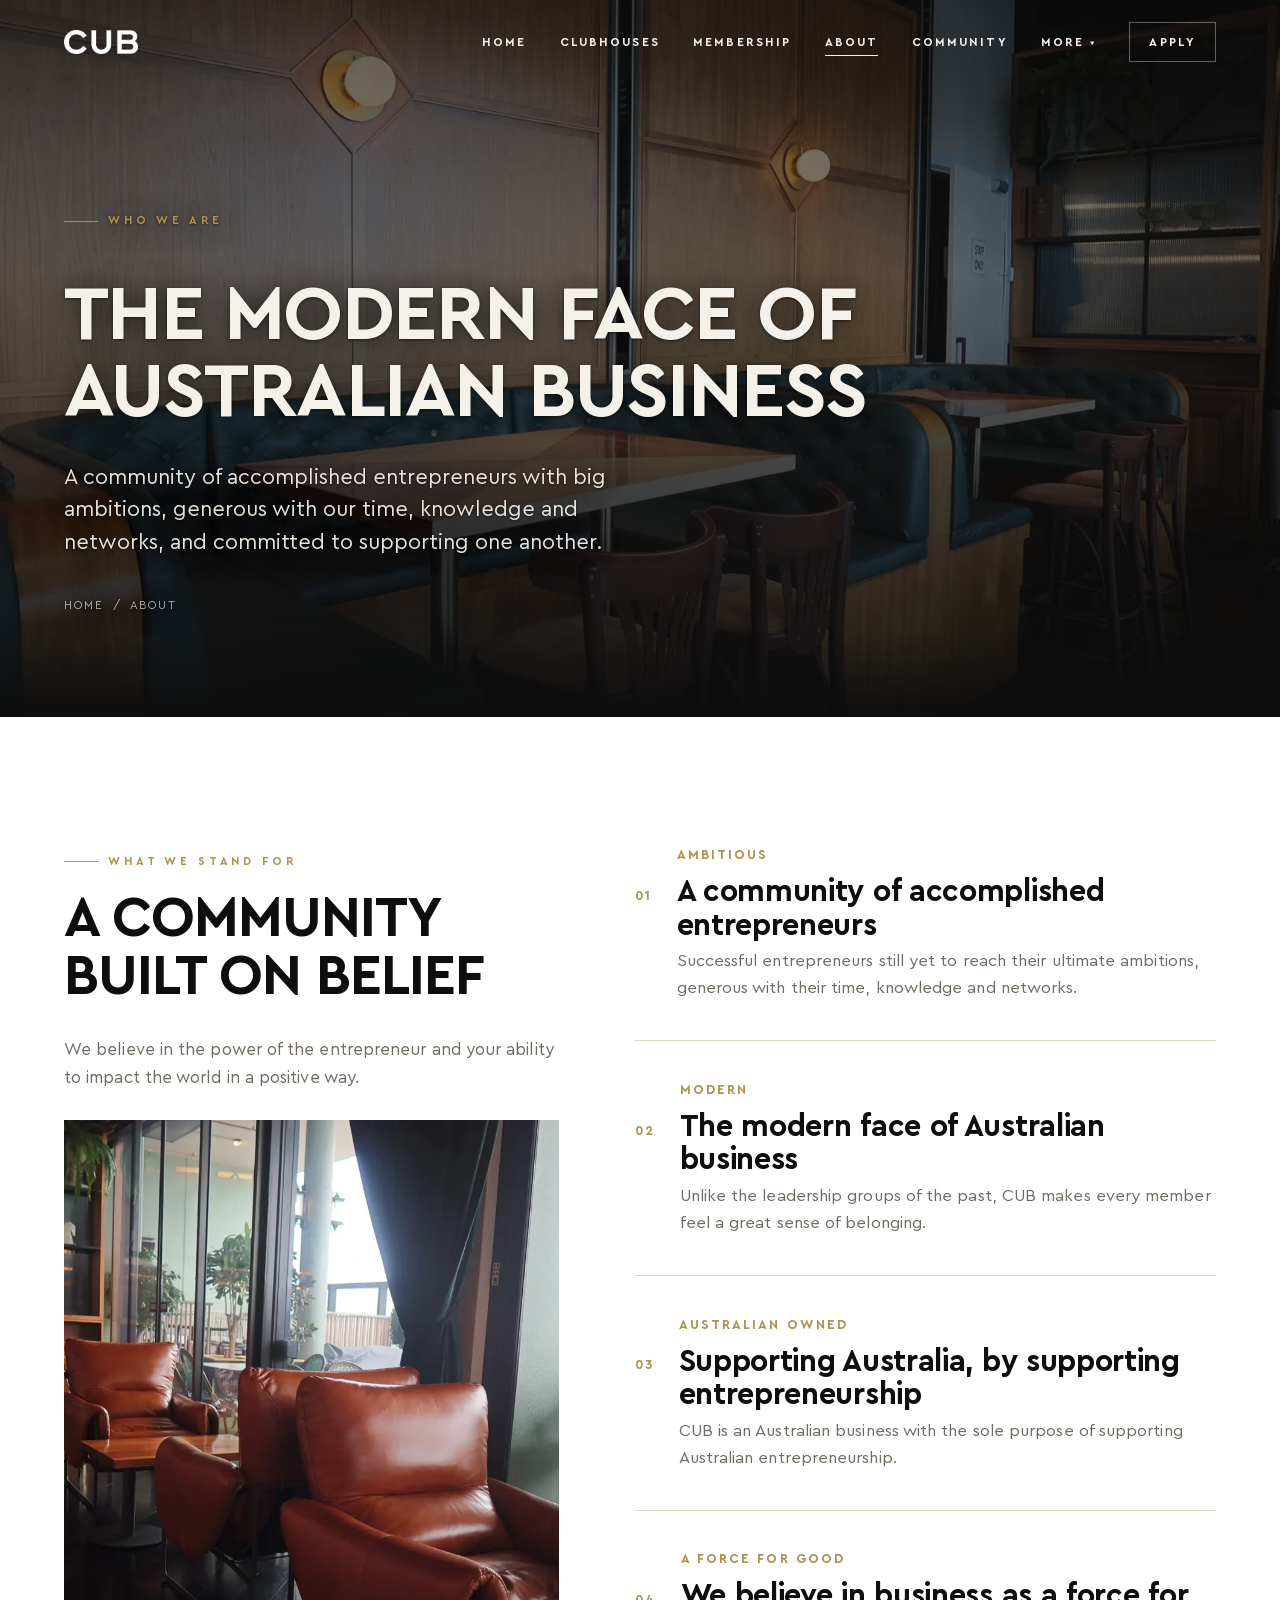
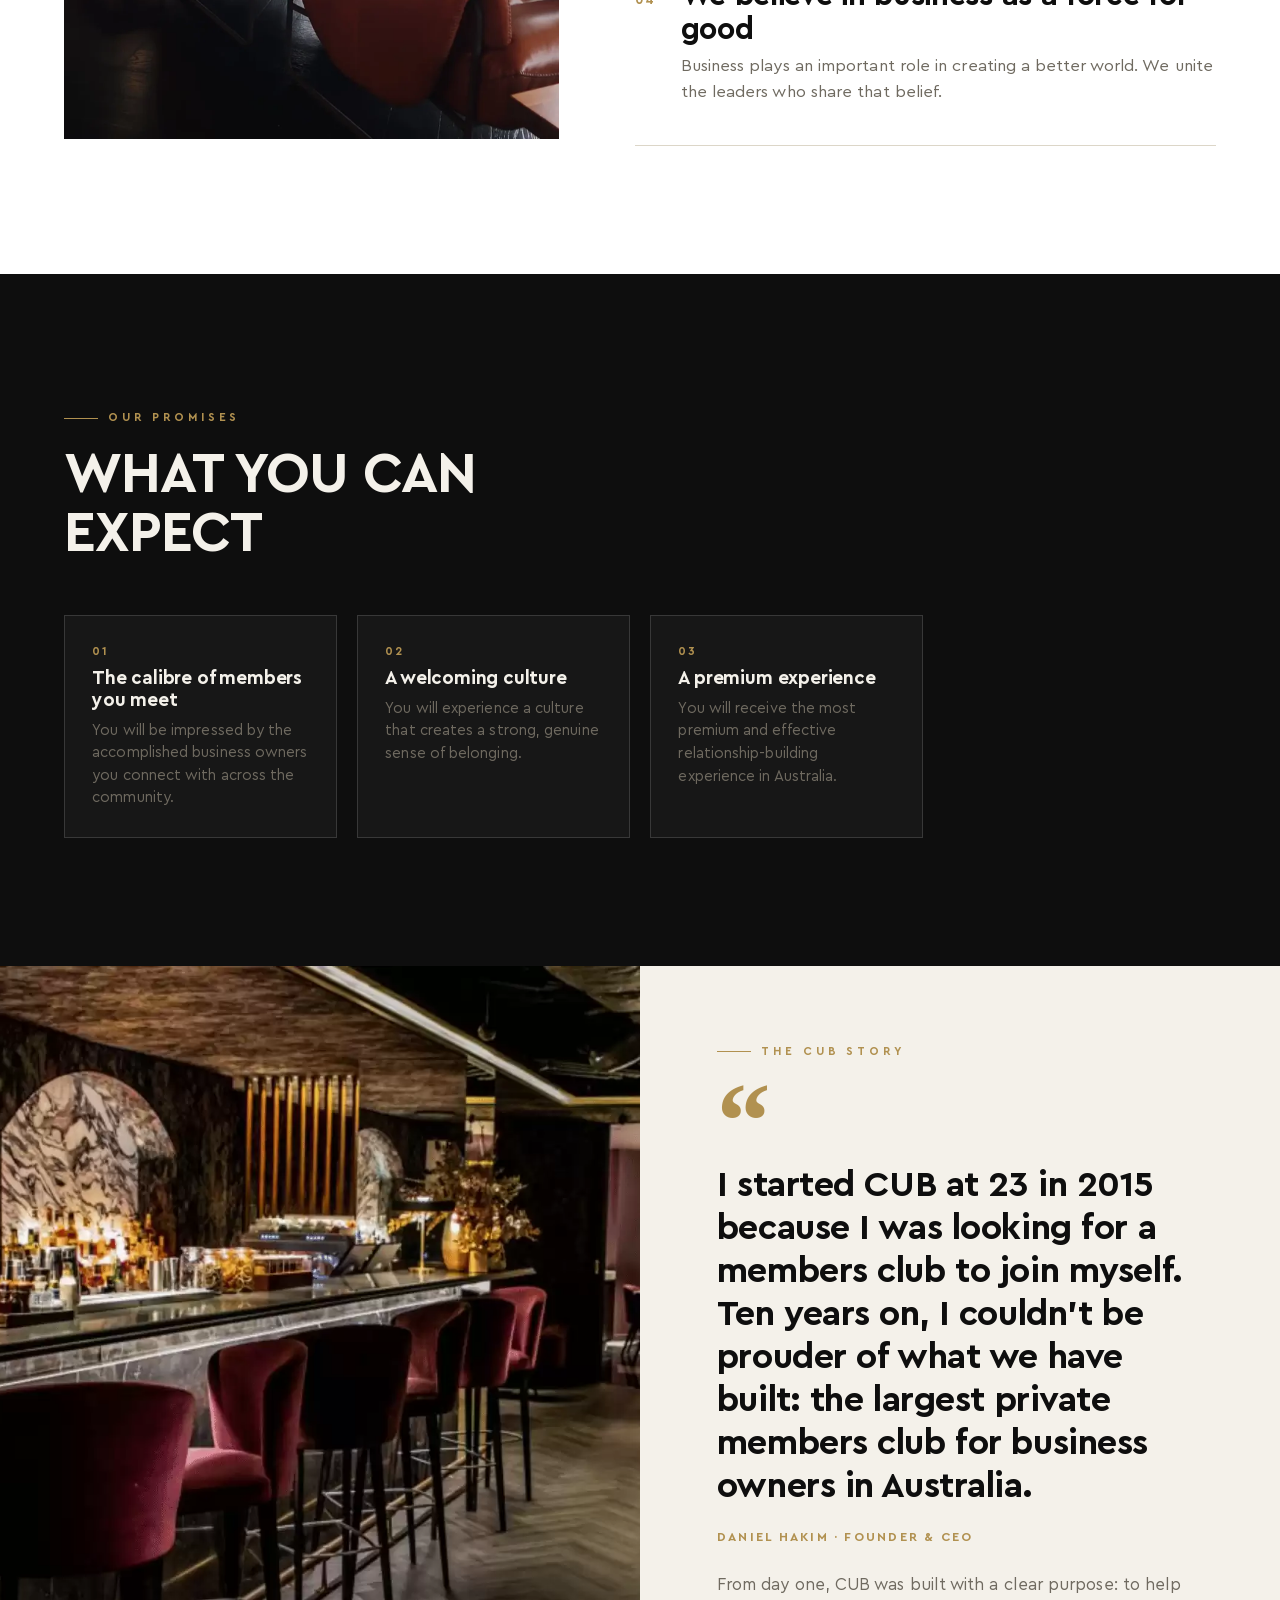
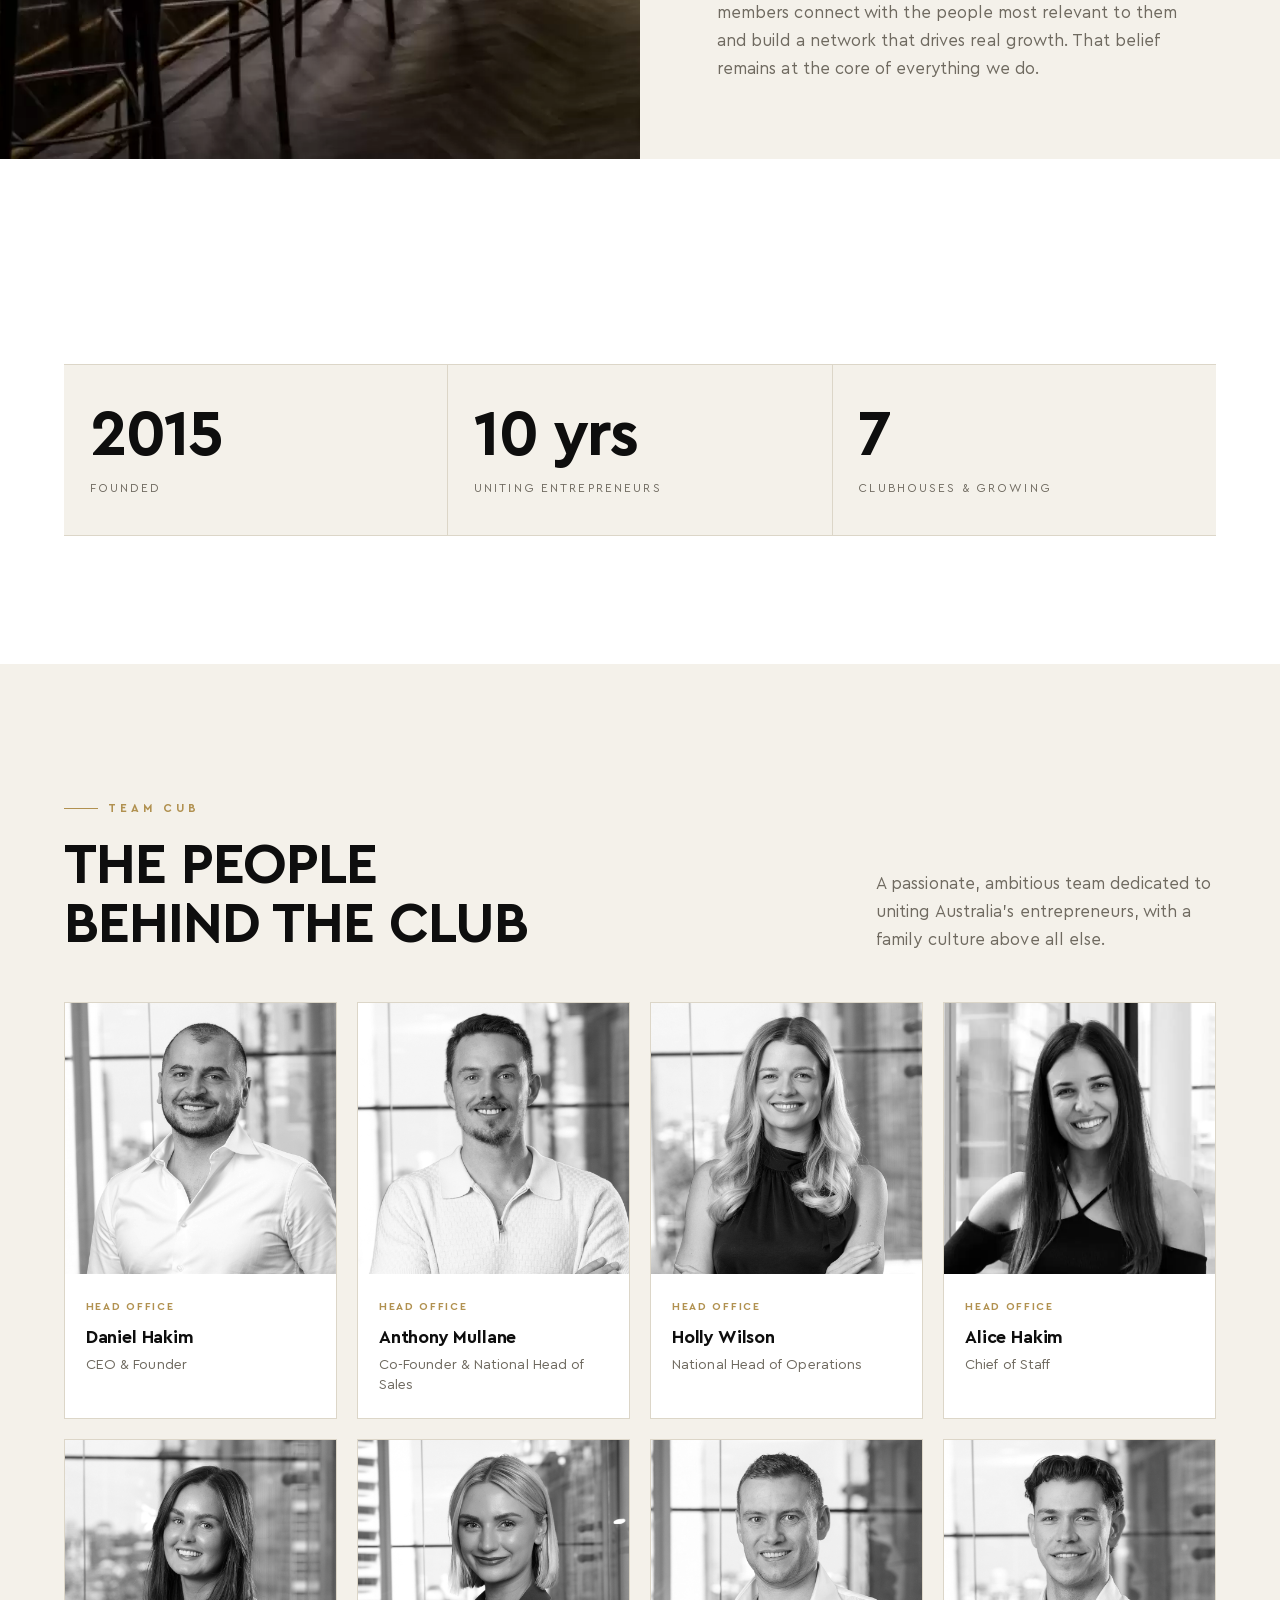
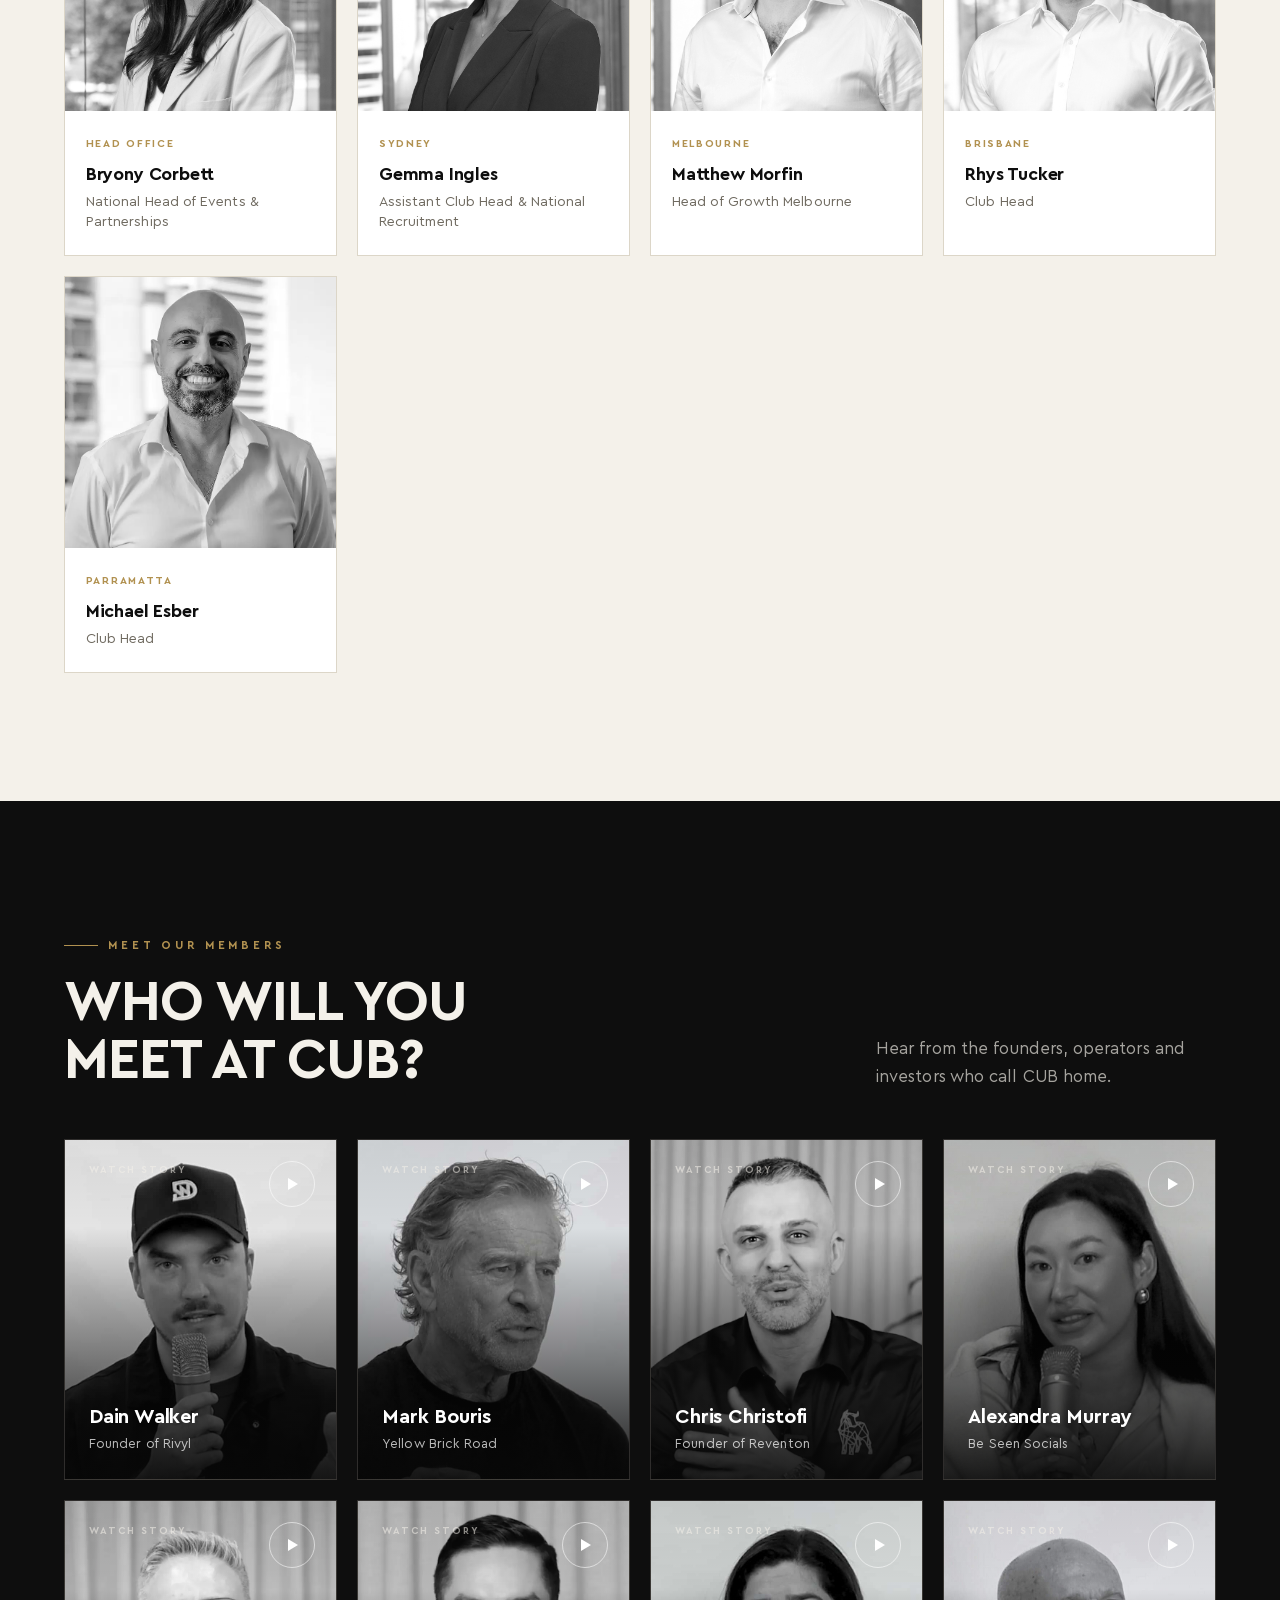
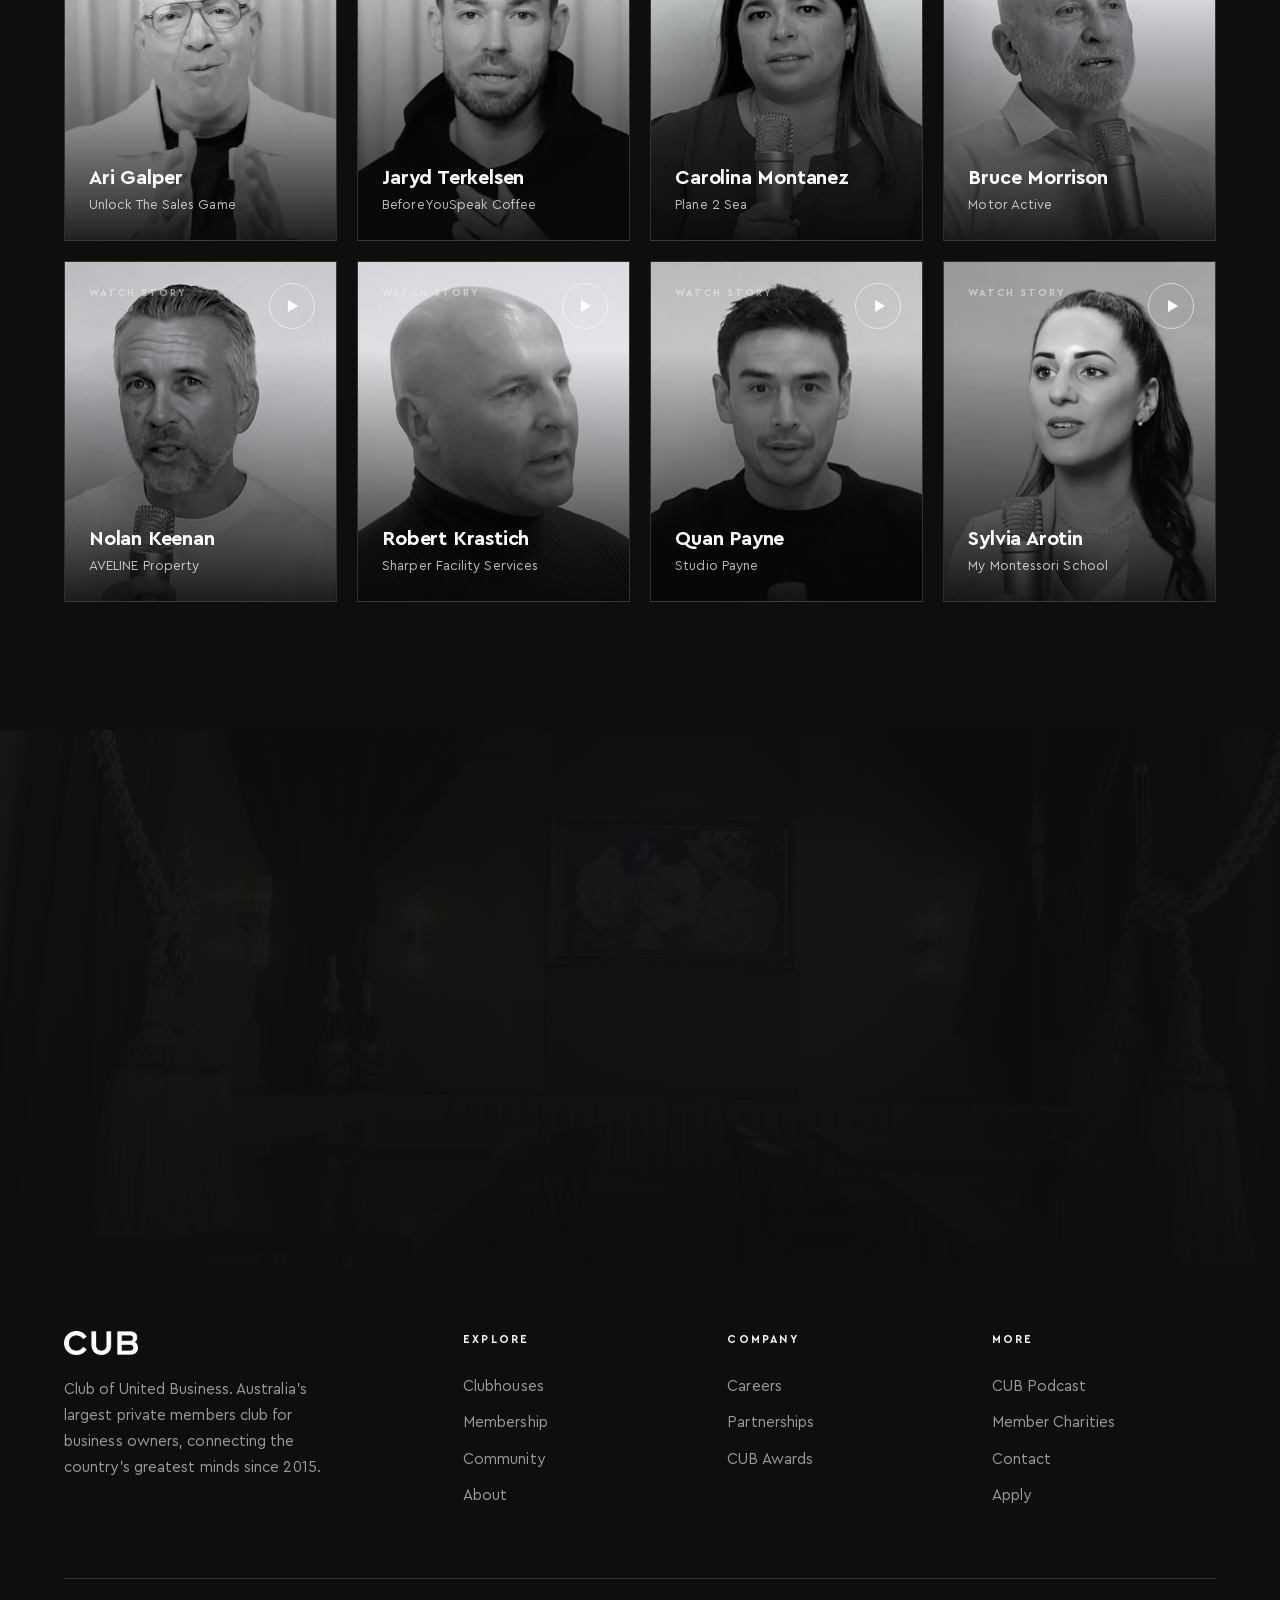
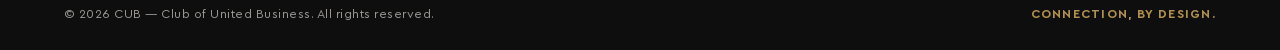
<file: about.html>
<!DOCTYPE html>
<html lang="en">
<head>
<meta charset="UTF-8" />
<meta name="viewport" content="width=device-width, initial-scale=1.0" />
<title>About · CUB — Club of United Business</title>
<meta name="description" content="CUB is a community of accomplished entrepreneurs and the modern face of Australian business. Australian owned, founded in 2015 by Daniel Hakim, on a belief in business as a force for good." />
<meta name="theme-color" content="#0e0e0e" />
<link rel="icon" type="image/png" href="assets/img/brandmark.png" />
<link rel="preload" href="assets/fonts/CeraPro-Regular.woff2" as="font" type="font/woff2" crossorigin />
<link rel="preload" href="assets/fonts/CeraPro-Bold.woff2" as="font" type="font/woff2" crossorigin />
<link rel="stylesheet" href="styles.css?v=27" />
</head>
<body>

<header class="hdr hdr--over" id="hdr">
  <div class="hdr-inner">
    <a href="index.html" class="hdr-logo" aria-label="CUB home"><img src="assets/img/logo.png" alt="CUB" /></a>
    <nav class="hdr-nav" aria-label="Primary">
      <a href="index.html">Home</a>
      <a href="clubhouses.html">Clubhouses</a>
      <a href="membership.html">Membership</a>
      <a href="about.html">About</a>
      <a href="community.html">Community</a>
      <div class="nav-drop">
        <button class="nav-drop-trigger" aria-haspopup="true" aria-expanded="false">More <span class="caret">&#9662;</span></button>
        <div class="dropdown">
          <a href="podcast.html">CUB Podcast</a>
          <a href="awards.html">CUB Awards</a>
          <a href="partnerships.html">Partnerships</a>
          <a href="careers.html">Careers</a>
          <a href="charities.html">Member Charities</a>
        </div>
      </div>
      <a href="contact.html" class="btn"><span>Apply</span></a>
    </nav>
    <button class="burger" id="burger" aria-label="Menu" aria-expanded="false"><span></span><span></span><span></span></button>
  </div>
</header>
<div class="drawer" id="drawer">
  <a href="index.html">Home</a>
  <a href="clubhouses.html">Clubhouses</a>
  <a href="membership.html">Membership</a>
  <a href="about.html">About</a>
  <a href="community.html">Community</a>
  <a href="contact.html">Apply</a>
  <div class="drawer-sub">
    <a href="podcast.html">CUB Podcast</a>
    <a href="awards.html">CUB Awards</a>
    <a href="partnerships.html">Partnerships</a>
    <a href="careers.html">Careers</a>
    <a href="charities.html">Member Charities</a>
  </div>
  <span class="drawer-cta">Connection, by design.</span>
</div>

<main>

<!-- HERO -->
<section class="phero">
  <div class="phero-bg"><img src="assets/img/event1.webp" alt="Inside a CUB clubhouse" /></div>
  <div class="wrap">
    <p class="kicker">Who we are</p>
    <h1 class="h1" style="margin-top:1.4rem;max-width:18ch">The modern face of Australian business</h1>
    <p class="lede">A community of accomplished entrepreneurs with big ambitions, generous with our time, knowledge and networks, and committed to supporting one another.</p>
    <p class="crumbs"><a href="index.html">Home</a> &nbsp;/&nbsp; About</p>
  </div>
</section>

<!-- WHO WE ARE (sticky split) -->
<section class="section bg-white">
  <div class="wrap stick">
    <aside class="stick-aside rv">
      <p class="kicker">What we stand for</p>
      <h2 class="h2">A community built on belief</h2>
      <p class="body-lg" style="margin-bottom:1.8rem">We believe in the power of the entrepreneur and your ability to impact the world in a positive way.</p>
      <div class="stick-figure"><img src="assets/img/event3.webp" alt="A CUB clubhouse" /></div>
    </aside>
    <div class="stick-main">
      <div class="rows">
        <article class="row rv">
          <div class="row-num">01</div>
          <div class="row-title"><span class="row-sub">Ambitious</span><h2 class="h3">A community of accomplished entrepreneurs</h2></div>
          <div class="row-body"><p>Successful entrepreneurs still yet to reach their ultimate ambitions, generous with their time, knowledge and networks.</p></div>
        </article>
        <article class="row rv">
          <div class="row-num">02</div>
          <div class="row-title"><span class="row-sub">Modern</span><h2 class="h3">The modern face of Australian business</h2></div>
          <div class="row-body"><p>Unlike the leadership groups of the past, CUB makes every member feel a great sense of belonging.</p></div>
        </article>
        <article class="row rv">
          <div class="row-num">03</div>
          <div class="row-title"><span class="row-sub">Australian owned</span><h2 class="h3">Supporting Australia, by supporting entrepreneurship</h2></div>
          <div class="row-body"><p>CUB is an Australian business with the sole purpose of supporting Australian entrepreneurship.</p></div>
        </article>
        <article class="row rv">
          <div class="row-num">04</div>
          <div class="row-title"><span class="row-sub">A force for good</span><h2 class="h3">We believe in business as a force for good</h2></div>
          <div class="row-body"><p>Business plays an important role in creating a better world. We unite the leaders who share that belief.</p></div>
        </article>
      </div>
    </div>
  </div>
</section>

<!-- PROMISES -->
<section class="section dark">
  <div class="wrap">
    <div class="loc-head rv" style="margin-bottom:clamp(2rem,4vw,3.5rem)">
      <div><p class="kicker">Our promises</p><h2 class="h2" style="margin-top:1.2rem">What you can expect</h2></div>
    </div>
    <div class="cards">
      <div class="card2 rv"><span class="meta">01</span><h3>The calibre of members you meet</h3><p>You will be impressed by the accomplished business owners you connect with across the community.</p></div>
      <div class="card2 rv rv-d1"><span class="meta">02</span><h3>A welcoming culture</h3><p>You will experience a culture that creates a strong, genuine sense of belonging.</p></div>
      <div class="card2 rv rv-d2"><span class="meta">03</span><h3>A premium experience</h3><p>You will receive the most premium and effective relationship-building experience in Australia.</p></div>
    </div>
  </div>
</section>

<!-- FOUNDER STORY -->
<section class="feature">
  <div class="feature-media rv"><img src="assets/img/member1.webp" alt="A CUB clubhouse" /></div>
  <div class="feature-body rv">
    <p class="kicker">The CUB story</p>
    <blockquote class="pullquote" style="margin-top:1.4rem">
      I started CUB at 23 in 2015 because I was looking for a members club to join myself. Ten years on, I couldn't be prouder of what we have built: the largest private members club for business owners in Australia.
      <cite>Daniel Hakim · Founder &amp; CEO</cite>
    </blockquote>
    <p class="body-lg" style="margin-top:1.6rem;max-width:50ch">From day one, CUB was built with a clear purpose: to help members connect with the people most relevant to them and build a network that drives real growth. That belief remains at the core of everything we do.</p>
  </div>
</section>

<!-- STATS -->
<section class="section bg-white">
  <div class="wrap">
    <div class="stats">
      <div class="stat rv"><div class="n">2015</div><div class="l">Founded</div></div>
      <div class="stat rv rv-d1"><div class="n">10 yrs</div><div class="l">Uniting entrepreneurs</div></div>
      <div class="stat rv rv-d2"><div class="n">7</div><div class="l">Clubhouses &amp; growing</div></div>
    </div>
  </div>
</section>

<!-- TEAM -->
<section class="section">
  <div class="wrap">
    <div class="loc-head rv" style="margin-bottom:clamp(2rem,4vw,3rem)">
      <div><p class="kicker">Team CUB</p><h2 class="h2" style="margin-top:1.2rem">The people behind the club</h2></div>
      <p class="body-lg" style="max-width:34ch">A passionate, ambitious team dedicated to uniting Australia's entrepreneurs, with a family culture above all else.</p>
    </div>
    <div class="cards rv">
      <article class="person"><div class="person-img"><img src="assets/img/team-daniel.jpg" alt="Daniel Hakim" /></div><div class="person-body"><span class="meta">Head Office</span><h3>Daniel Hakim</h3><p class="role">CEO &amp; Founder</p></div></article>
      <article class="person"><div class="person-img"><img src="assets/img/team-anthony.jpg" alt="Anthony Mullane" /></div><div class="person-body"><span class="meta">Head Office</span><h3>Anthony Mullane</h3><p class="role">Co-Founder &amp; National Head of Sales</p></div></article>
      <article class="person"><div class="person-img"><img src="assets/img/team-holly.jpg" alt="Holly Wilson" /></div><div class="person-body"><span class="meta">Head Office</span><h3>Holly Wilson</h3><p class="role">National Head of Operations</p></div></article>
      <article class="person"><div class="person-img"><img src="assets/img/team-alice.webp" alt="Alice Hakim" /></div><div class="person-body"><span class="meta">Head Office</span><h3>Alice Hakim</h3><p class="role">Chief of Staff</p></div></article>
      <article class="person"><div class="person-img"><img src="assets/img/team-bryony.jpg" alt="Bryony Corbett" /></div><div class="person-body"><span class="meta">Head Office</span><h3>Bryony Corbett</h3><p class="role">National Head of Events &amp; Partnerships</p></div></article>
      <article class="person"><div class="person-img"><img src="assets/img/team-gemma.jpg" alt="Gemma Ingles" /></div><div class="person-body"><span class="meta">Sydney</span><h3>Gemma Ingles</h3><p class="role">Assistant Club Head &amp; National Recruitment</p></div></article>
      <article class="person"><div class="person-img"><img src="assets/img/team-matt.jpg" alt="Matthew Morfin" /></div><div class="person-body"><span class="meta">Melbourne</span><h3>Matthew Morfin</h3><p class="role">Head of Growth Melbourne</p></div></article>
      <article class="person"><div class="person-img"><img src="assets/img/team-rhys.jpg" alt="Rhys Tucker" /></div><div class="person-body"><span class="meta">Brisbane</span><h3>Rhys Tucker</h3><p class="role">Club Head</p></div></article>
      <article class="person"><div class="person-img"><img src="assets/img/team-michael.webp" alt="Michael Esber" /></div><div class="person-body"><span class="meta">Parramatta</span><h3>Michael Esber</h3><p class="role">Club Head</p></div></article>
    </div>
  </div>
</section>

<!-- MEET OUR MEMBERS -->
<section class="section dark" id="members">
  <div class="wrap">
    <div class="loc-head rv" style="margin-bottom:clamp(2rem,4vw,3rem)">
      <div><p class="kicker">Meet our members</p><h2 class="h2" style="margin-top:1.2rem">Who will you meet at CUB?</h2></div>
      <p class="body-lg" style="max-width:34ch">Hear from the founders, operators and investors who call CUB home.</p>
    </div>
    <div class="cards rv">
      <article class="member"><img src="assets/img/mem-dain.jpg" alt="Dain Walker" /><span class="play"></span><span class="wm">Watch story</span><h3>Dain Walker</h3><p class="role">Founder of Rivyl</p></article>
      <article class="member"><img src="assets/img/mem-mark.jpg" alt="Mark Bouris" /><span class="play"></span><span class="wm">Watch story</span><h3>Mark Bouris</h3><p class="role">Yellow Brick Road</p></article>
      <article class="member"><img src="assets/img/mem-chris.webp" alt="Chris Christofi" /><span class="play"></span><span class="wm">Watch story</span><h3>Chris Christofi</h3><p class="role">Founder of Reventon</p></article>
      <article class="member"><img src="assets/img/mem-alexandra.jpg" alt="Alexandra Murray" /><span class="play"></span><span class="wm">Watch story</span><h3>Alexandra Murray</h3><p class="role">Be Seen Socials</p></article>
      <article class="member"><img src="assets/img/mem-ari.webp" alt="Ari Galper" /><span class="play"></span><span class="wm">Watch story</span><h3>Ari Galper</h3><p class="role">Unlock The Sales Game</p></article>
      <article class="member"><img src="assets/img/mem-jaryd.webp" alt="Jaryd Terkelsen" /><span class="play"></span><span class="wm">Watch story</span><h3>Jaryd Terkelsen</h3><p class="role">BeforeYouSpeak Coffee</p></article>
      <article class="member"><img src="assets/img/mem-carolina.jpg" alt="Carolina Montanez" /><span class="play"></span><span class="wm">Watch story</span><h3>Carolina Montanez</h3><p class="role">Plane 2 Sea</p></article>
      <article class="member"><img src="assets/img/mem-bruce.jpg" alt="Bruce Morrison" /><span class="play"></span><span class="wm">Watch story</span><h3>Bruce Morrison</h3><p class="role">Motor Active</p></article>
      <article class="member"><img src="assets/img/mem-nolan.jpg" alt="Nolan Keenan" /><span class="play"></span><span class="wm">Watch story</span><h3>Nolan Keenan</h3><p class="role">AVELINE Property</p></article>
      <article class="member"><img src="assets/img/mem-robert.jpg" alt="Robert Krastich" /><span class="play"></span><span class="wm">Watch story</span><h3>Robert Krastich</h3><p class="role">Sharper Facility Services</p></article>
      <article class="member"><img src="assets/img/mem-quan.jpg" alt="Quan Payne" /><span class="play"></span><span class="wm">Watch story</span><h3>Quan Payne</h3><p class="role">Studio Payne</p></article>
      <article class="member"><img src="assets/img/mem-sylvia.webp" alt="Sylvia Arotin" /><span class="play"></span><span class="wm">Watch story</span><h3>Sylvia Arotin</h3><p class="role">My Montessori School</p></article>
    </div>
  </div>
</section>

<!-- CTA -->
<section class="section imgband" style="text-align:center">
  <div class="imgband-bg"><img src="assets/img/event2.webp" alt="" aria-hidden="true" /></div>
  <div class="wrap">
    <p class="kicker no-rule rv" style="justify-content:center">Connect with us</p>
    <h2 class="h1 rv" style="margin:1.4rem auto 2rem;max-width:18ch">Become part of the community</h2>
    <a href="contact.html" class="btn btn--gold rv"><span>Apply for Membership</span></a>
  </div>
</section>

</main>

<footer class="ftr">
  <div class="wrap">
    <div class="ftr-main">
      <div class="ftr-brand">
        <img src="assets/img/logo.png" alt="CUB" />
        <p>Club of United Business. Australia's largest private members club for business owners, connecting the country's greatest minds since 2015.</p>
      </div>
      <div class="ftr-col"><h4>Explore</h4><a href="clubhouses.html">Clubhouses</a><a href="membership.html">Membership</a><a href="community.html">Community</a><a href="about.html">About</a></div>
      <div class="ftr-col"><h4>Company</h4><a href="careers.html">Careers</a><a href="partnerships.html">Partnerships</a><a href="awards.html">CUB Awards</a></div>
      <div class="ftr-col"><h4>More</h4><a href="podcast.html">CUB Podcast</a><a href="charities.html">Member Charities</a><a href="contact.html">Contact</a><a href="contact.html">Apply</a></div>
    </div>
    <div class="ftr-bottom">
      <p>© 2026 CUB — Club of United Business. All rights reserved.</p>
      <p class="tagline">Connection, by design.</p>
    </div>
  </div>
</footer>

<a href="contact.html" class="scta" id="scta">Apply for Membership</a>
<script src="script.js?v=27"></script>
</body>
</html>
</file>
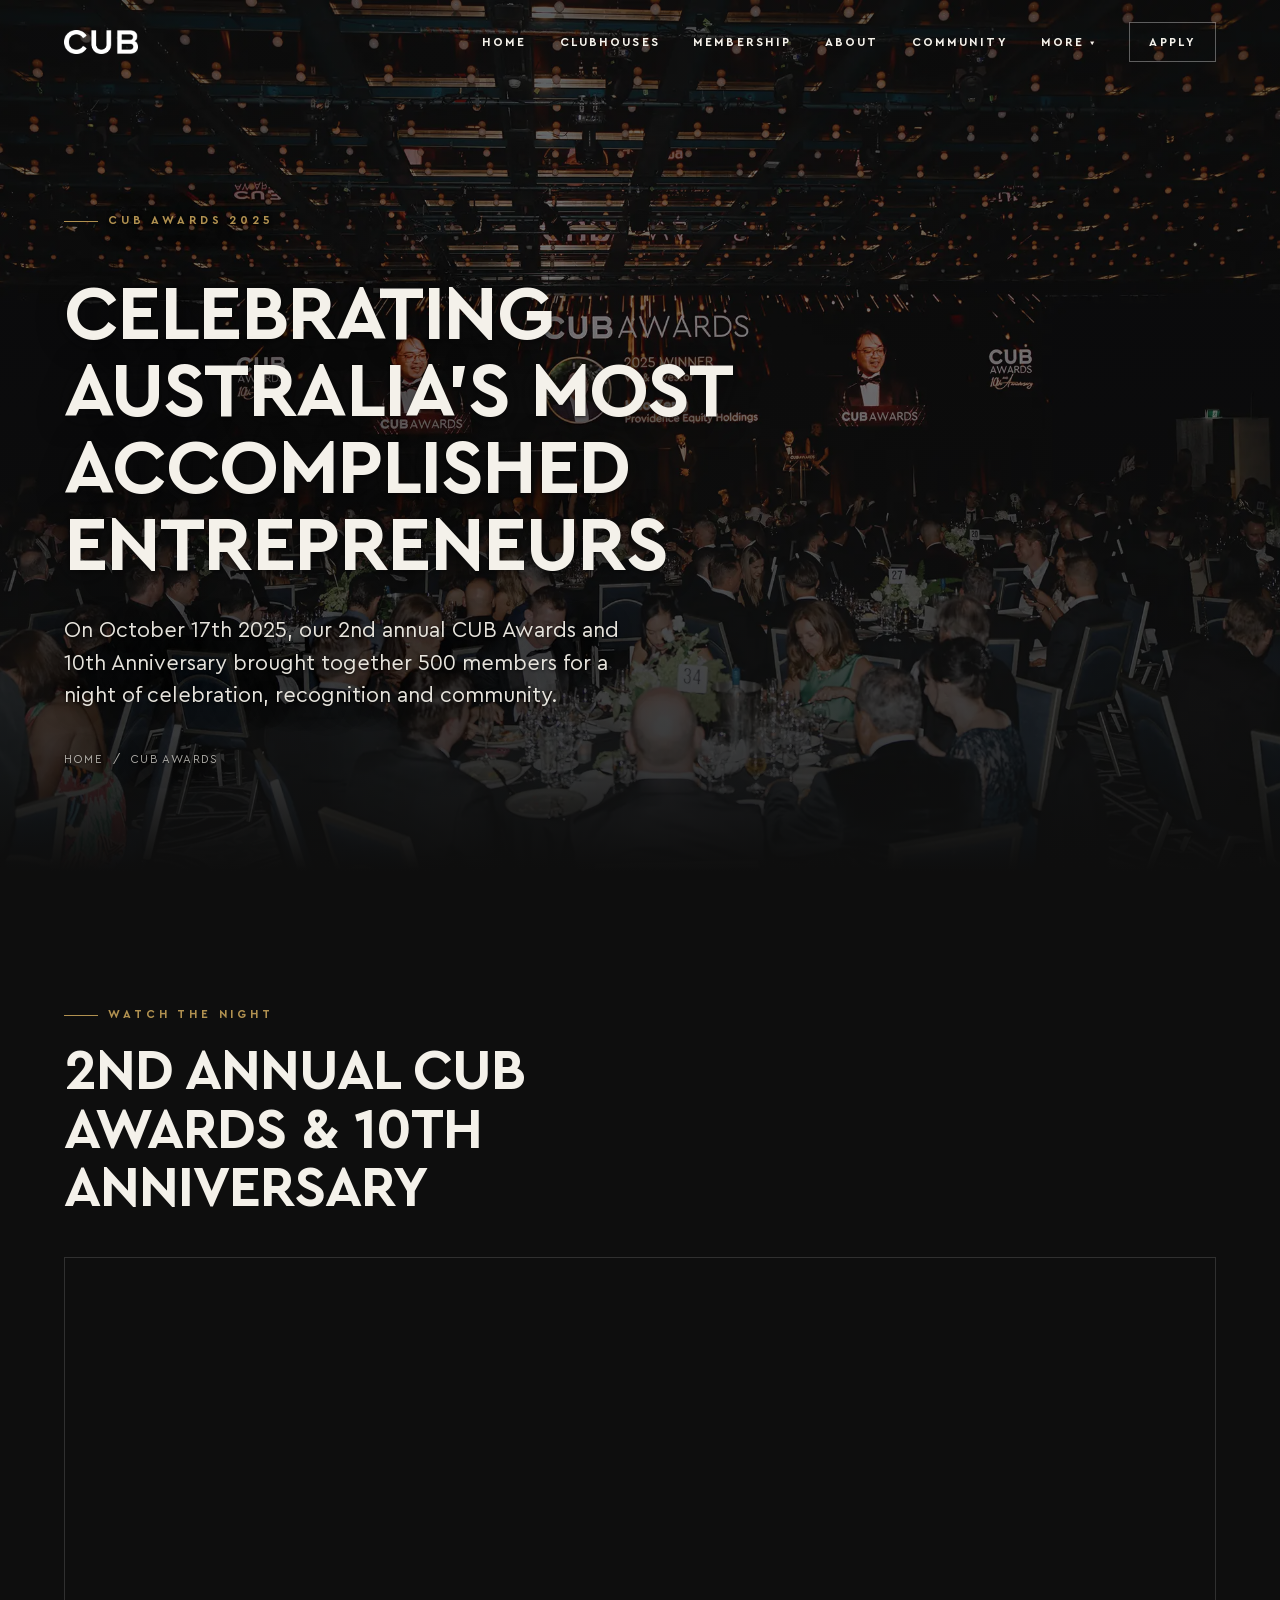
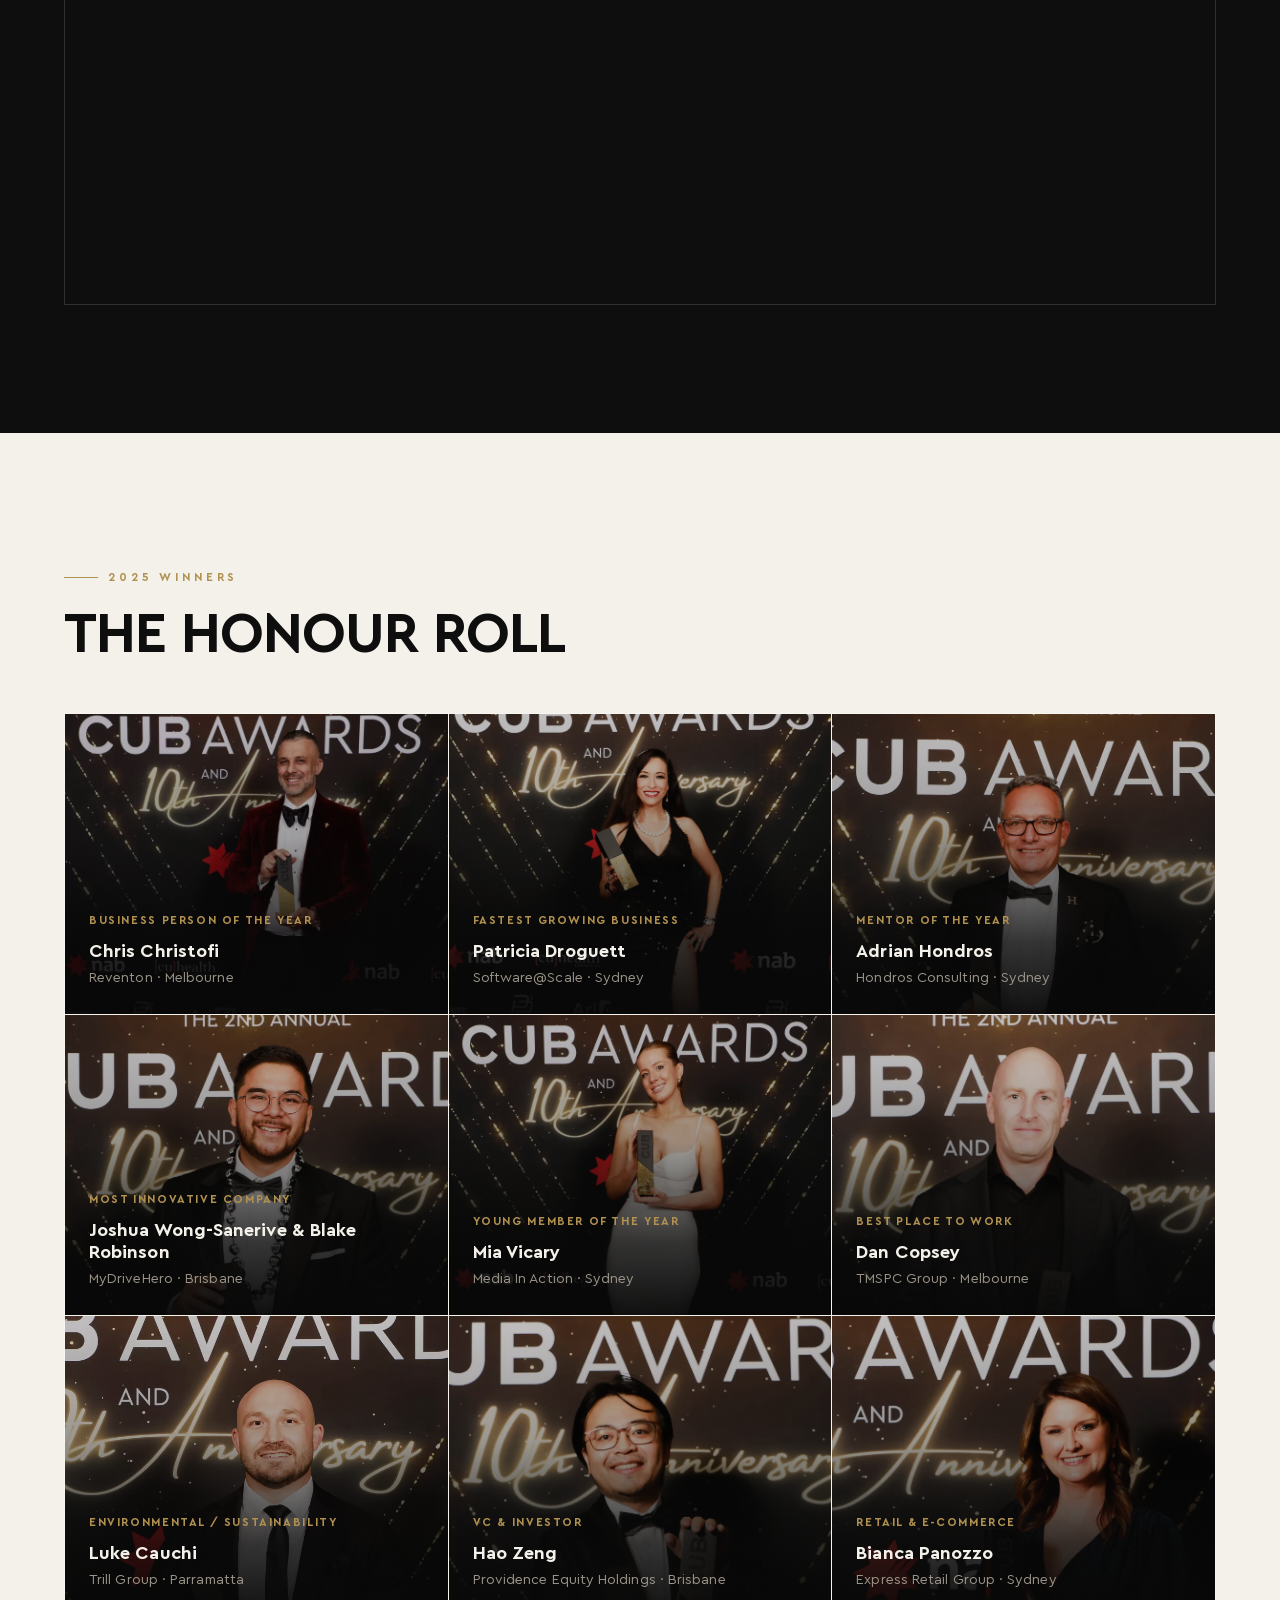
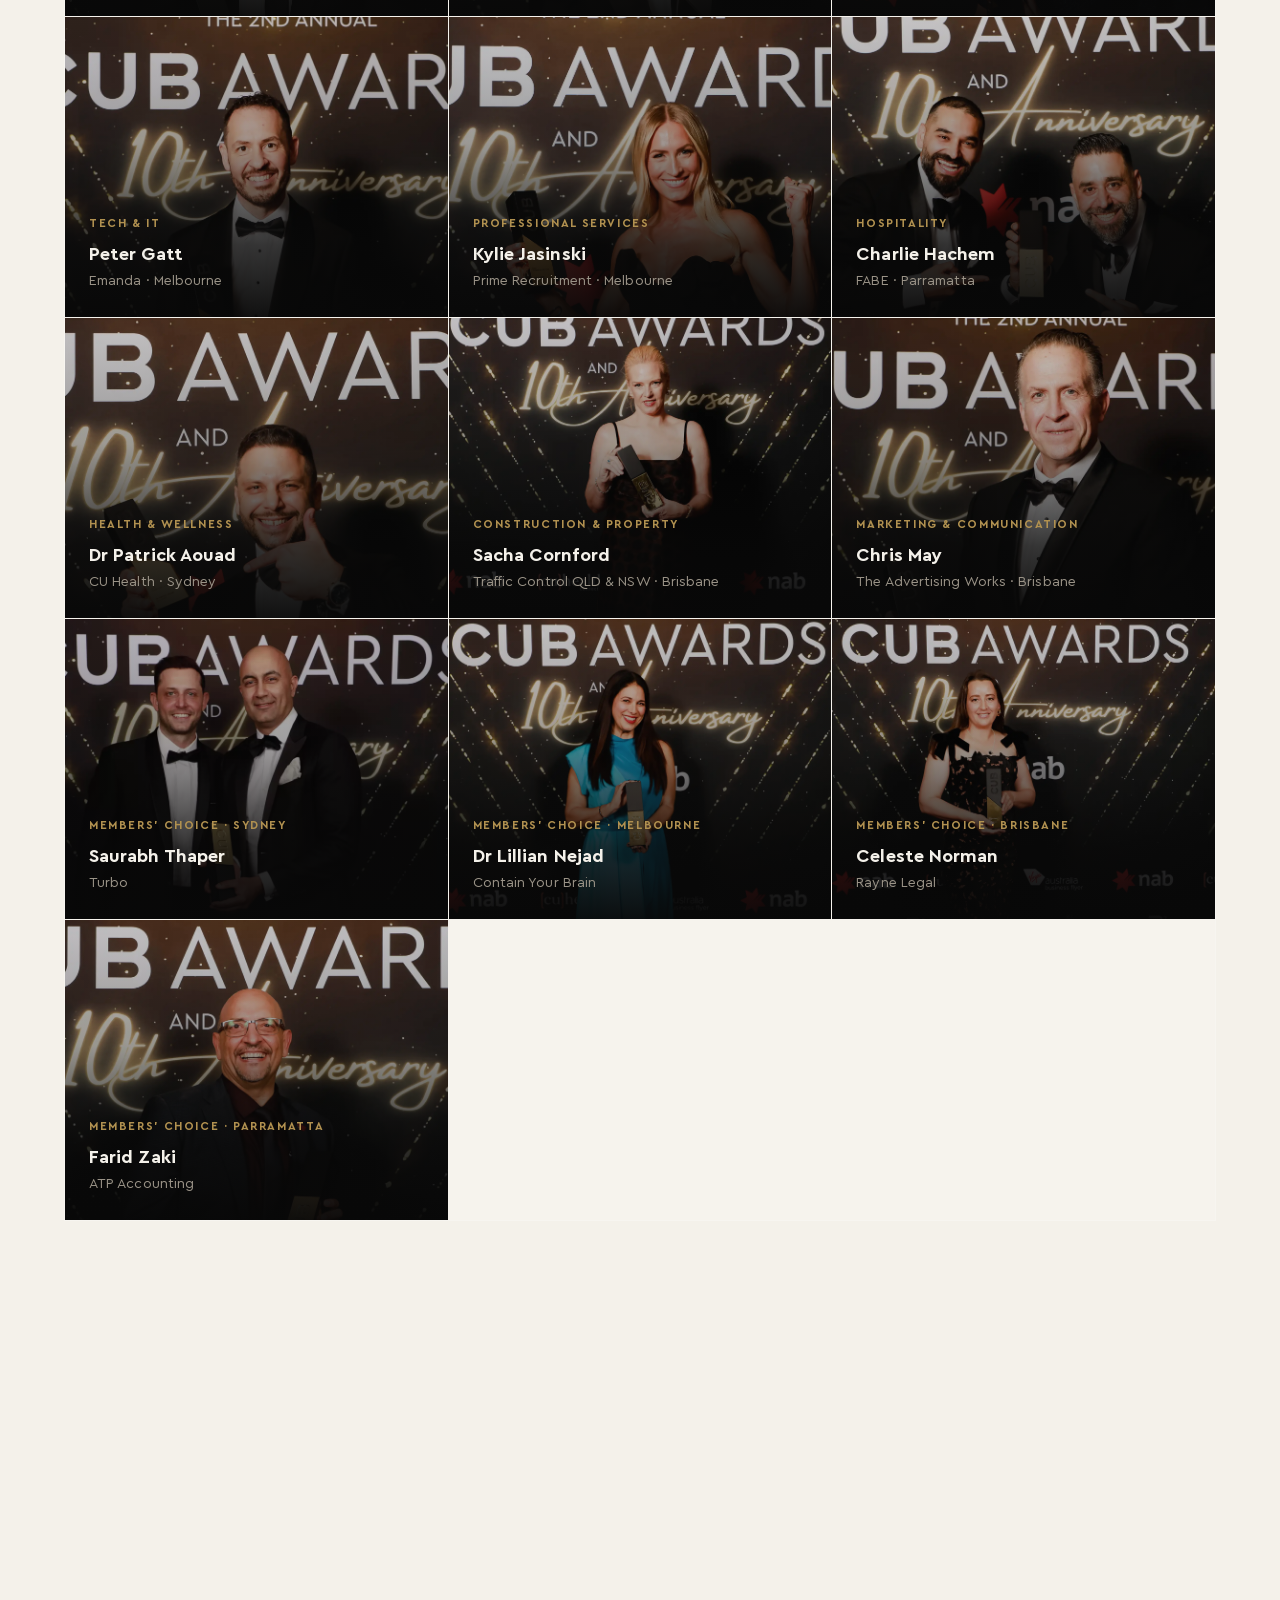
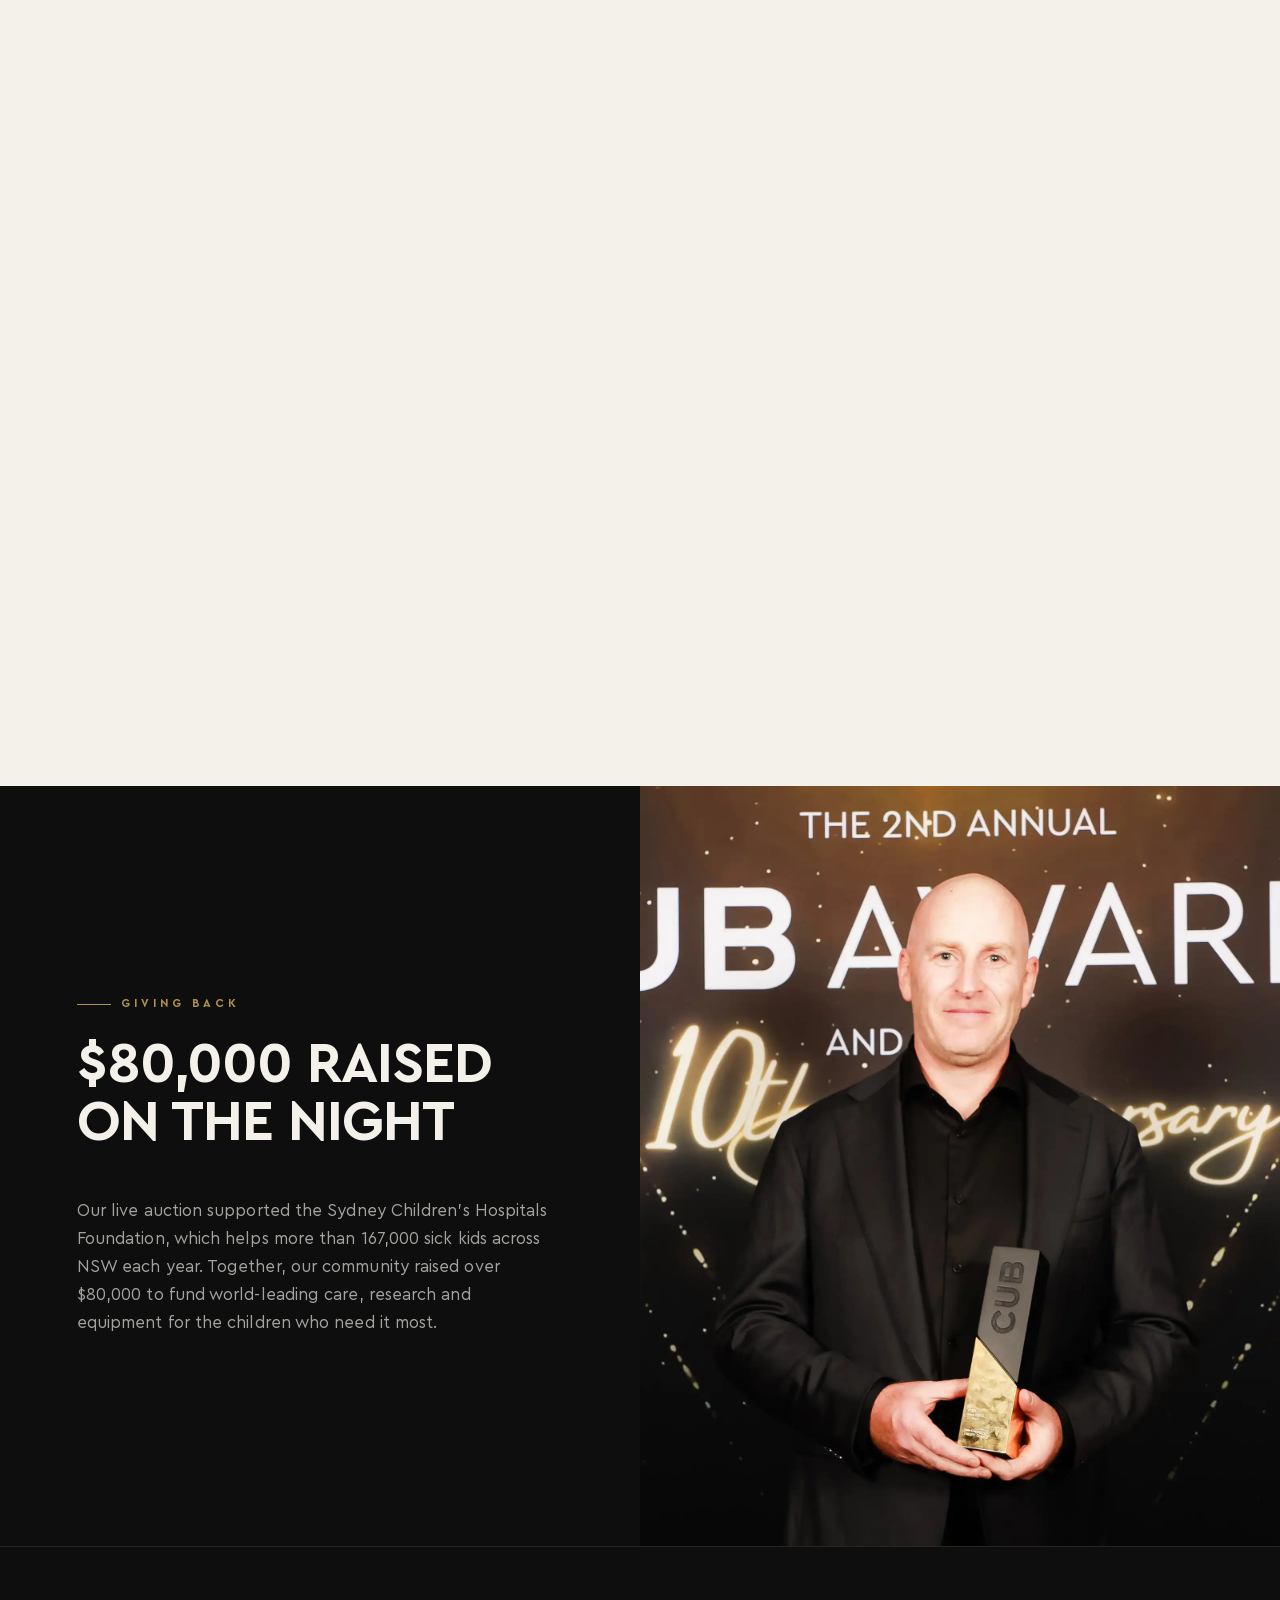
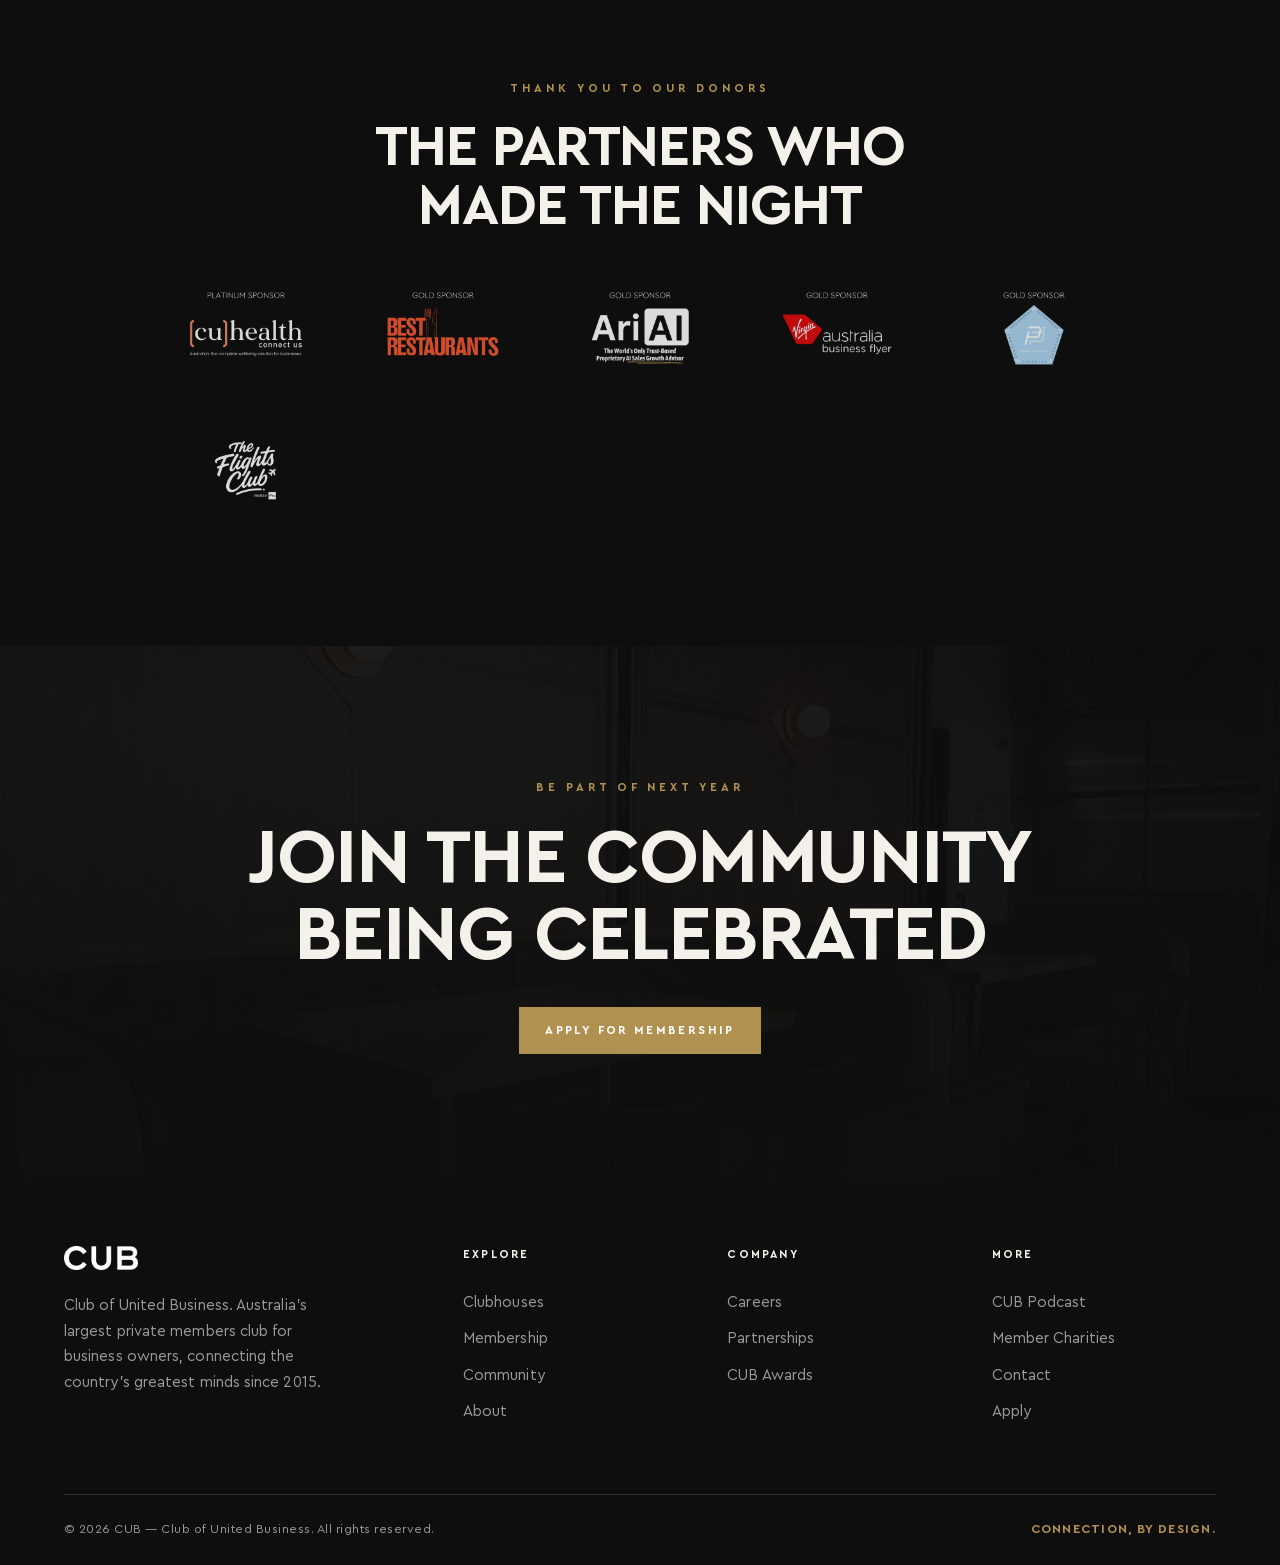
<file: awards.html>
<!DOCTYPE html>
<html lang="en">
<head>
<meta charset="UTF-8" />
<meta name="viewport" content="width=device-width, initial-scale=1.0" />
<title>CUB Awards 2025 · CUB — Club of United Business</title>
<meta name="description" content="On October 17th 2025, the 2nd annual CUB Awards and 10th Anniversary brought together 500 of Australia's most accomplished entrepreneurs for a night of celebration and recognition." />
<meta name="theme-color" content="#0e0e0e" />
<link rel="icon" type="image/png" href="assets/img/brandmark.png" />
<link rel="preload" href="assets/fonts/CeraPro-Regular.woff2" as="font" type="font/woff2" crossorigin />
<link rel="preload" href="assets/fonts/CeraPro-Bold.woff2" as="font" type="font/woff2" crossorigin />
<link rel="stylesheet" href="styles.css?v=27" />
</head>
<body>

<header class="hdr hdr--over" id="hdr">
  <div class="hdr-inner">
    <a href="index.html" class="hdr-logo" aria-label="CUB home"><img src="assets/img/logo.png" alt="CUB" /></a>
    <nav class="hdr-nav" aria-label="Primary">
      <a href="index.html">Home</a>
      <a href="clubhouses.html">Clubhouses</a>
      <a href="membership.html">Membership</a>
      <a href="about.html">About</a>
      <a href="community.html">Community</a>
      <div class="nav-drop">
        <button class="nav-drop-trigger" aria-haspopup="true" aria-expanded="false">More <span class="caret">&#9662;</span></button>
        <div class="dropdown">
          <a href="podcast.html">CUB Podcast</a>
          <a href="awards.html">CUB Awards</a>
          <a href="partnerships.html">Partnerships</a>
          <a href="careers.html">Careers</a>
          <a href="charities.html">Member Charities</a>
        </div>
      </div>
      <a href="contact.html" class="btn"><span>Apply</span></a>
    </nav>
    <button class="burger" id="burger" aria-label="Menu" aria-expanded="false"><span></span><span></span><span></span></button>
  </div>
</header>
<div class="drawer" id="drawer">
  <a href="index.html">Home</a>
  <a href="clubhouses.html">Clubhouses</a>
  <a href="membership.html">Membership</a>
  <a href="about.html">About</a>
  <a href="community.html">Community</a>
  <a href="contact.html">Apply</a>
  <div class="drawer-sub">
    <a href="podcast.html">CUB Podcast</a>
    <a href="awards.html">CUB Awards</a>
    <a href="partnerships.html">Partnerships</a>
    <a href="careers.html">Careers</a>
    <a href="charities.html">Member Charities</a>
  </div>
  <span class="drawer-cta">Connection, by design.</span>
</div>

<main>

<!-- HERO -->
<section class="phero">
  <div class="phero-bg"><img src="assets/img/awards-g4.webp" alt="The CUB Awards gala" /></div>
  <div class="wrap">
    <p class="kicker">CUB Awards 2025</p>
    <h1 class="h1" style="margin-top:1.4rem;max-width:18ch">Celebrating Australia's most accomplished entrepreneurs</h1>
    <p class="lede">On October 17th 2025, our 2nd annual CUB Awards and 10th Anniversary brought together 500 members for a night of celebration, recognition and community.</p>
    <p class="crumbs"><a href="index.html">Home</a> &nbsp;/&nbsp; CUB Awards</p>
  </div>
</section>

<!-- VIDEO -->
<section class="section dark">
  <div class="wrap">
    <div class="loc-head rv" style="margin-bottom:clamp(1.5rem,3vw,2.5rem)">
      <div><p class="kicker">Watch the night</p><h2 class="h2" style="margin-top:1.2rem">2nd Annual CUB Awards &amp; 10th Anniversary</h2></div>
    </div>
    <div class="video-embed rv">
      <iframe src="https://www.youtube.com/embed/0dOeSWcf2p0?rel=0" title="2nd annual CUB Awards & 10th Anniversary | 2025" loading="lazy" allow="accelerometer; autoplay; clipboard-write; encrypted-media; gyroscope; picture-in-picture; web-share" allowfullscreen></iframe>
    </div>
  </div>
</section>

<!-- HEADLINE WINNERS -->
<section class="section">
  <div class="wrap">
    <div class="loc-head rv" style="margin-bottom:clamp(2rem,4vw,3rem)">
      <div><p class="kicker">2025 Winners</p><h2 class="h2" style="margin-top:1.2rem">The honour roll</h2></div>
    </div>
    <div class="awardgrid rv">
      <div class="award"><img src="assets/img/win-christofi.webp" alt="Chris Christofi" /><div class="award-body"><div class="cat">Business Person of the Year</div><div class="win">Chris Christofi</div><div class="who">Reventon · Melbourne</div></div></div><div class="award"><img src="assets/img/win-droguett.webp" alt="Patricia Droguett" /><div class="award-body"><div class="cat">Fastest Growing Business</div><div class="win">Patricia Droguett</div><div class="who">Software@Scale · Sydney</div></div></div><div class="award"><img src="assets/img/win-hondros.webp" alt="Adrian Hondros" /><div class="award-body"><div class="cat">Mentor of the Year</div><div class="win">Adrian Hondros</div><div class="who">Hondros Consulting · Sydney</div></div></div><div class="award"><img src="assets/img/win-mydrivehero.webp" alt="Joshua Wong-Sanerive &amp; Blake Robinson" /><div class="award-body"><div class="cat">Most Innovative Company</div><div class="win">Joshua Wong-Sanerive &amp; Blake Robinson</div><div class="who">MyDriveHero · Brisbane</div></div></div><div class="award"><img src="assets/img/win-vicary.webp" alt="Mia Vicary" /><div class="award-body"><div class="cat">Young Member of the Year</div><div class="win">Mia Vicary</div><div class="who">Media In Action · Sydney</div></div></div><div class="award"><img src="assets/img/win-copsey.webp" alt="Dan Copsey" /><div class="award-body"><div class="cat">Best Place to Work</div><div class="win">Dan Copsey</div><div class="who">TMSPC Group · Melbourne</div></div></div><div class="award"><img src="assets/img/win-cauchi.webp" alt="Luke Cauchi" /><div class="award-body"><div class="cat">Environmental / Sustainability</div><div class="win">Luke Cauchi</div><div class="who">Trill Group · Parramatta</div></div></div><div class="award"><img src="assets/img/win-zeng.webp" alt="Hao Zeng" /><div class="award-body"><div class="cat">VC &amp; Investor</div><div class="win">Hao Zeng</div><div class="who">Providence Equity Holdings · Brisbane</div></div></div><div class="award"><img src="assets/img/win-panozzo.webp" alt="Bianca Panozzo" /><div class="award-body"><div class="cat">Retail &amp; E-Commerce</div><div class="win">Bianca Panozzo</div><div class="who">Express Retail Group · Sydney</div></div></div><div class="award"><img src="assets/img/win-gatt.webp" alt="Peter Gatt" /><div class="award-body"><div class="cat">Tech &amp; IT</div><div class="win">Peter Gatt</div><div class="who">Emanda · Melbourne</div></div></div><div class="award"><img src="assets/img/win-jasinski.webp" alt="Kylie Jasinski" /><div class="award-body"><div class="cat">Professional Services</div><div class="win">Kylie Jasinski</div><div class="who">Prime Recruitment · Melbourne</div></div></div><div class="award"><img src="assets/img/win-hachem.webp" alt="Charlie Hachem" /><div class="award-body"><div class="cat">Hospitality</div><div class="win">Charlie Hachem</div><div class="who">FABE · Parramatta</div></div></div><div class="award"><img src="assets/img/win-aouad.webp" alt="Dr Patrick Aouad" /><div class="award-body"><div class="cat">Health &amp; Wellness</div><div class="win">Dr Patrick Aouad</div><div class="who">CU Health · Sydney</div></div></div><div class="award"><img src="assets/img/win-cornford.webp" alt="Sacha Cornford" /><div class="award-body"><div class="cat">Construction &amp; Property</div><div class="win">Sacha Cornford</div><div class="who">Traffic Control QLD &amp; NSW · Brisbane</div></div></div><div class="award"><img src="assets/img/win-may.webp" alt="Chris May" /><div class="award-body"><div class="cat">Marketing &amp; Communication</div><div class="win">Chris May</div><div class="who">The Advertising Works · Brisbane</div></div></div><div class="award"><img src="assets/img/win-thaper.webp" alt="Saurabh Thaper" /><div class="award-body"><div class="cat">Members' Choice · Sydney</div><div class="win">Saurabh Thaper</div><div class="who">Turbo</div></div></div><div class="award"><img src="assets/img/win-nejad.webp" alt="Dr Lillian Nejad" /><div class="award-body"><div class="cat">Members' Choice · Melbourne</div><div class="win">Dr Lillian Nejad</div><div class="who">Contain Your Brain</div></div></div><div class="award"><img src="assets/img/win-norman.webp" alt="Celeste Norman" /><div class="award-body"><div class="cat">Members' Choice · Brisbane</div><div class="win">Celeste Norman</div><div class="who">Rayne Legal</div></div></div><div class="award"><img src="assets/img/win-zaki.webp" alt="Farid Zaki" /><div class="award-body"><div class="cat">Members' Choice · Parramatta</div><div class="win">Farid Zaki</div><div class="who">ATP Accounting</div></div></div></div>
  </div>
</section>

<!-- GALLERY -->
<section class="section">
  <div class="wrap">
    <div class="loc-head rv" style="margin-bottom:clamp(2rem,4vw,3rem)">
      <div><p class="kicker">The night</p><h2 class="h2" style="margin-top:1.2rem">500 of Australia's finest</h2></div>
      <p class="body-lg" style="max-width:34ch">A powerful showcase of the culture and strength of our community.</p>
    </div>
    <div class="gallery rv">
      <figure><img src="assets/img/awards-g4.webp" alt="The CUB Awards ceremony" /></figure>
      <figure><img src="assets/img/awards-g1.webp" alt="CUB Awards guests" /></figure>
      <figure><img src="assets/img/awards-g2.webp" alt="CUB Awards celebration" /></figure>
      <figure><img src="assets/img/awards-g3.webp" alt="CUB Awards gala" /></figure>
      <figure><img src="assets/img/awards-g5.webp" alt="CUB Awards stage" /></figure>
      <figure><img src="assets/img/awards-g6.webp" alt="CUB Awards winners" /></figure>
    </div>
  </div>
</section>

<!-- GIVING BACK -->
<section class="feature feature--flip dark">
  <div class="feature-media rv"><img src="assets/img/awards-g2.webp" alt="The CUB Awards night" /></div>
  <div class="feature-body rv">
    <p class="kicker">Giving back</p>
    <h2 class="h2">$80,000 raised on the night</h2>
    <p class="body-lg" style="margin-top:1.4rem;max-width:48ch">Our live auction supported the Sydney Children's Hospitals Foundation, which helps more than 167,000 sick kids across NSW each year. Together, our community raised over $80,000 to fund world-leading care, research and equipment for the children who need it most.</p>
  </div>
</section>

<!-- DONORS -->
<section class="section dark">
  <div class="wrap" style="text-align:center">
    <p class="kicker no-rule rv" style="justify-content:center">Thank you to our donors</p>
    <h2 class="h2 rv" style="margin:1.2rem auto 2.8rem;max-width:18ch">The partners who made the night</h2>
    <div class="logos rv" style="max-width:940px;margin:0 auto">
      <img src="assets/img/donor-1.webp" alt="Platinum Sponsor" />
      <img src="assets/img/donor-2.webp" alt="Sponsor" />
      <img src="assets/img/donor-3.webp" alt="Sponsor" />
      <img src="assets/img/donor-4.webp" alt="Sponsor" />
      <img src="assets/img/donor-5.webp" alt="Sponsor" />
      <img src="assets/img/donor-6.webp" alt="Sponsor" />
    </div>
  </div>
</section>

<!-- CTA -->
<section class="section imgband" style="text-align:center">
  <div class="imgband-bg"><img src="assets/img/event1.webp" alt="" aria-hidden="true" /></div>
  <div class="wrap">
    <p class="kicker no-rule rv" style="justify-content:center">Be part of next year</p>
    <h2 class="h1 rv" style="margin:1.4rem auto 2rem;max-width:18ch">Join the community being celebrated</h2>
    <a href="contact.html" class="btn btn--gold rv"><span>Apply for Membership</span></a>
  </div>
</section>

</main>

<footer class="ftr">
  <div class="wrap">
    <div class="ftr-main">
      <div class="ftr-brand">
        <img src="assets/img/logo.png" alt="CUB" />
        <p>Club of United Business. Australia's largest private members club for business owners, connecting the country's greatest minds since 2015.</p>
      </div>
      <div class="ftr-col"><h4>Explore</h4><a href="clubhouses.html">Clubhouses</a><a href="membership.html">Membership</a><a href="community.html">Community</a><a href="about.html">About</a></div>
      <div class="ftr-col"><h4>Company</h4><a href="careers.html">Careers</a><a href="partnerships.html">Partnerships</a><a href="awards.html">CUB Awards</a></div>
      <div class="ftr-col"><h4>More</h4><a href="podcast.html">CUB Podcast</a><a href="charities.html">Member Charities</a><a href="contact.html">Contact</a><a href="contact.html">Apply</a></div>
    </div>
    <div class="ftr-bottom">
      <p>© 2026 CUB — Club of United Business. All rights reserved.</p>
      <p class="tagline">Connection, by design.</p>
    </div>
  </div>
</footer>

<a href="contact.html" class="scta" id="scta">Apply for Membership</a>
<script src="script.js?v=27"></script>
</body>
</html>
</file>
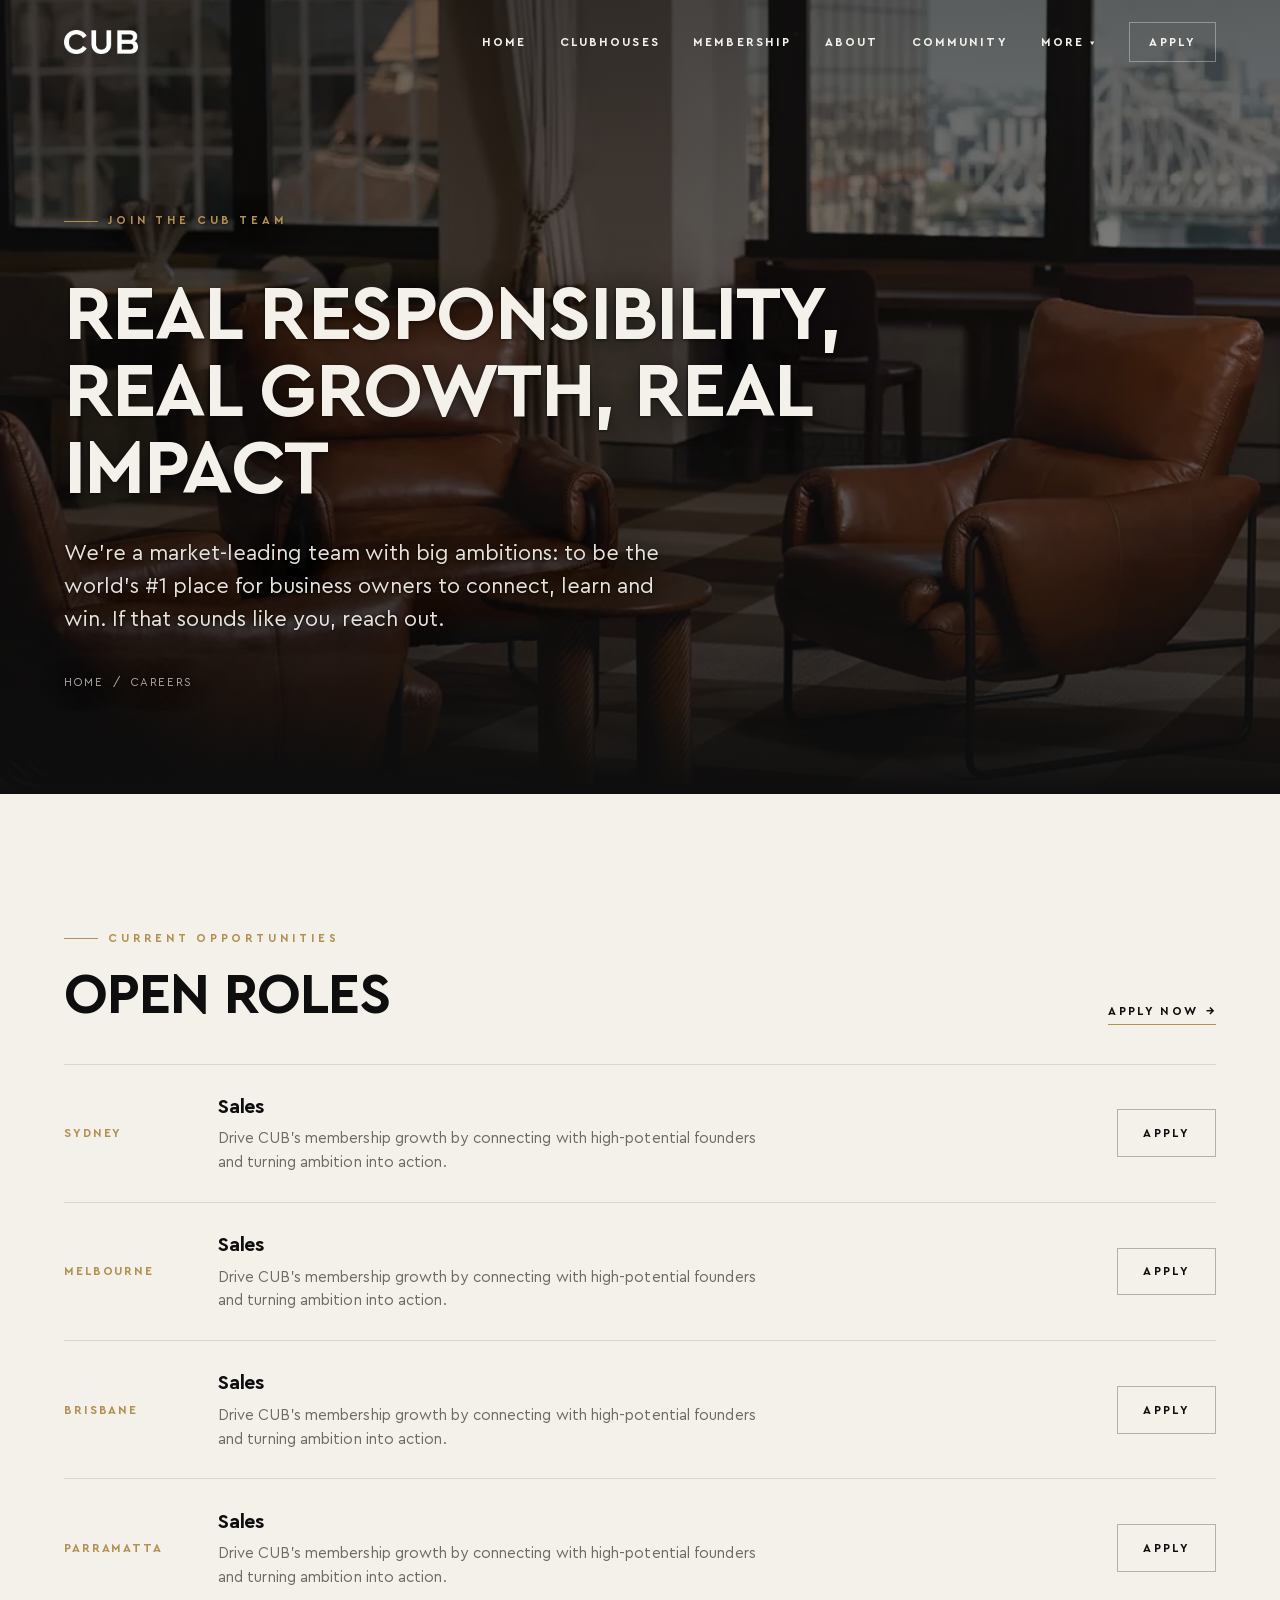
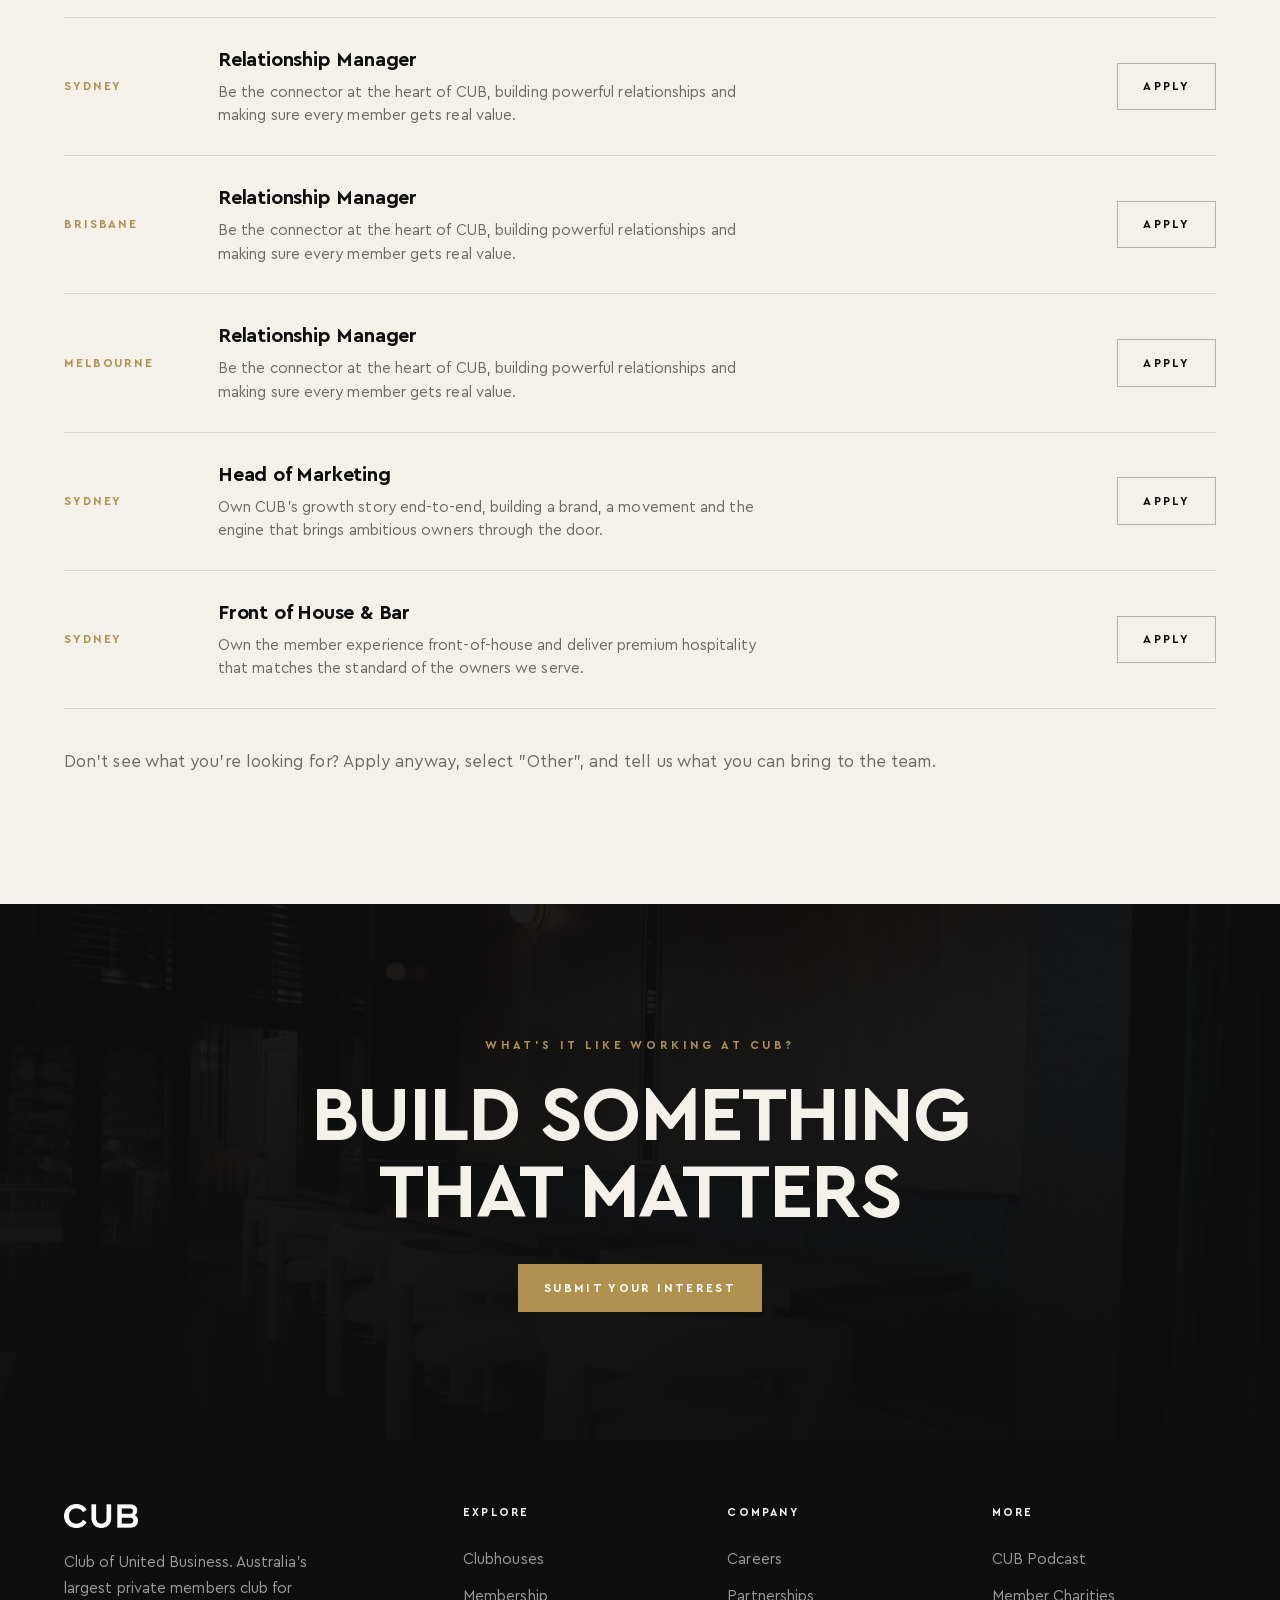
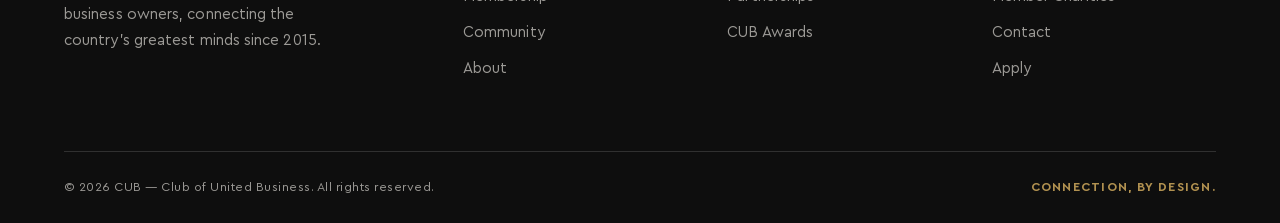
<file: careers.html>
<!DOCTYPE html>
<html lang="en">
<head>
<meta charset="UTF-8" />
<meta name="viewport" content="width=device-width, initial-scale=1.0" />
<title>Careers · CUB — Club of United Business</title>
<meta name="description" content="Join the CUB team. A market-leading team with big ambitions: to be the world's #1 place for business owners to connect, learn and win. Real responsibility, real growth, real impact." />
<meta name="theme-color" content="#0e0e0e" />
<link rel="icon" type="image/png" href="assets/img/brandmark.png" />
<link rel="preload" href="assets/fonts/CeraPro-Regular.woff2" as="font" type="font/woff2" crossorigin />
<link rel="preload" href="assets/fonts/CeraPro-Bold.woff2" as="font" type="font/woff2" crossorigin />
<link rel="stylesheet" href="styles.css?v=27" />
</head>
<body>

<header class="hdr hdr--over" id="hdr">
  <div class="hdr-inner">
    <a href="index.html" class="hdr-logo" aria-label="CUB home"><img src="assets/img/logo.png" alt="CUB" /></a>
    <nav class="hdr-nav" aria-label="Primary">
      <a href="index.html">Home</a>
      <a href="clubhouses.html">Clubhouses</a>
      <a href="membership.html">Membership</a>
      <a href="about.html">About</a>
      <a href="community.html">Community</a>
      <div class="nav-drop">
        <button class="nav-drop-trigger" aria-haspopup="true" aria-expanded="false">More <span class="caret">&#9662;</span></button>
        <div class="dropdown">
          <a href="podcast.html">CUB Podcast</a>
          <a href="awards.html">CUB Awards</a>
          <a href="partnerships.html">Partnerships</a>
          <a href="careers.html">Careers</a>
          <a href="charities.html">Member Charities</a>
        </div>
      </div>
      <a href="contact.html" class="btn"><span>Apply</span></a>
    </nav>
    <button class="burger" id="burger" aria-label="Menu" aria-expanded="false"><span></span><span></span><span></span></button>
  </div>
</header>
<div class="drawer" id="drawer">
  <a href="index.html">Home</a>
  <a href="clubhouses.html">Clubhouses</a>
  <a href="membership.html">Membership</a>
  <a href="about.html">About</a>
  <a href="community.html">Community</a>
  <a href="contact.html">Apply</a>
  <div class="drawer-sub">
    <a href="podcast.html">CUB Podcast</a>
    <a href="awards.html">CUB Awards</a>
    <a href="partnerships.html">Partnerships</a>
    <a href="careers.html">Careers</a>
    <a href="charities.html">Member Charities</a>
  </div>
  <span class="drawer-cta">Connection, by design.</span>
</div>

<main>

<!-- HERO -->
<section class="phero">
  <div class="phero-bg"><img src="assets/img/brisbane2.webp" alt="The CUB team" /></div>
  <div class="wrap">
    <p class="kicker">Join the CUB team</p>
    <h1 class="h1" style="margin-top:1.4rem;max-width:18ch">Real responsibility, real growth, real impact</h1>
    <p class="lede">We're a market-leading team with big ambitions: to be the world's #1 place for business owners to connect, learn and win. If that sounds like you, reach out.</p>
    <p class="crumbs"><a href="index.html">Home</a> &nbsp;/&nbsp; Careers</p>
  </div>
</section>

<!-- ROLES -->
<section class="section">
  <div class="wrap">
    <div class="loc-head rv" style="margin-bottom:clamp(1.5rem,3vw,2.5rem)">
      <div><p class="kicker">Current opportunities</p><h2 class="h2" style="margin-top:1.2rem">Open roles</h2></div>
      <a href="contact.html" class="tlink">Apply now <span class="btn-arrow">→</span></a>
    </div>
    <div class="joblist rv">
      <article class="job"><span class="job-loc">Sydney</span><div><h3>Sales</h3><p>Drive CUB's membership growth by connecting with high-potential founders and turning ambition into action.</p></div><a href="contact.html" class="btn btn--ghost"><span>Apply</span></a></article>
      <article class="job"><span class="job-loc">Melbourne</span><div><h3>Sales</h3><p>Drive CUB's membership growth by connecting with high-potential founders and turning ambition into action.</p></div><a href="contact.html" class="btn btn--ghost"><span>Apply</span></a></article>
      <article class="job"><span class="job-loc">Brisbane</span><div><h3>Sales</h3><p>Drive CUB's membership growth by connecting with high-potential founders and turning ambition into action.</p></div><a href="contact.html" class="btn btn--ghost"><span>Apply</span></a></article>
      <article class="job"><span class="job-loc">Parramatta</span><div><h3>Sales</h3><p>Drive CUB's membership growth by connecting with high-potential founders and turning ambition into action.</p></div><a href="contact.html" class="btn btn--ghost"><span>Apply</span></a></article>
      <article class="job"><span class="job-loc">Sydney</span><div><h3>Relationship Manager</h3><p>Be the connector at the heart of CUB, building powerful relationships and making sure every member gets real value.</p></div><a href="contact.html" class="btn btn--ghost"><span>Apply</span></a></article>
      <article class="job"><span class="job-loc">Brisbane</span><div><h3>Relationship Manager</h3><p>Be the connector at the heart of CUB, building powerful relationships and making sure every member gets real value.</p></div><a href="contact.html" class="btn btn--ghost"><span>Apply</span></a></article>
      <article class="job"><span class="job-loc">Melbourne</span><div><h3>Relationship Manager</h3><p>Be the connector at the heart of CUB, building powerful relationships and making sure every member gets real value.</p></div><a href="contact.html" class="btn btn--ghost"><span>Apply</span></a></article>
      <article class="job"><span class="job-loc">Sydney</span><div><h3>Head of Marketing</h3><p>Own CUB's growth story end-to-end, building a brand, a movement and the engine that brings ambitious owners through the door.</p></div><a href="contact.html" class="btn btn--ghost"><span>Apply</span></a></article>
      <article class="job"><span class="job-loc">Sydney</span><div><h3>Front of House &amp; Bar</h3><p>Own the member experience front-of-house and deliver premium hospitality that matches the standard of the owners we serve.</p></div><a href="contact.html" class="btn btn--ghost"><span>Apply</span></a></article>
    </div>
    <p class="body-lg rv" style="margin-top:2.4rem">Don't see what you're looking for? Apply anyway, select "Other", and tell us what you can bring to the team.</p>
  </div>
</section>

<!-- CTA -->
<section class="section imgband" style="text-align:center">
  <div class="imgband-bg"><img src="assets/img/event4.webp" alt="" aria-hidden="true" /></div>
  <div class="wrap">
    <p class="kicker no-rule rv" style="justify-content:center">What's it like working at CUB?</p>
    <h2 class="h1 rv" style="margin:1.4rem auto 2rem;max-width:16ch">Build something that matters</h2>
    <a href="contact.html" class="btn btn--gold rv"><span>Submit Your Interest</span></a>
  </div>
</section>

</main>

<footer class="ftr">
  <div class="wrap">
    <div class="ftr-main">
      <div class="ftr-brand">
        <img src="assets/img/logo.png" alt="CUB" />
        <p>Club of United Business. Australia's largest private members club for business owners, connecting the country's greatest minds since 2015.</p>
      </div>
      <div class="ftr-col"><h4>Explore</h4><a href="clubhouses.html">Clubhouses</a><a href="membership.html">Membership</a><a href="community.html">Community</a><a href="about.html">About</a></div>
      <div class="ftr-col"><h4>Company</h4><a href="careers.html">Careers</a><a href="partnerships.html">Partnerships</a><a href="awards.html">CUB Awards</a></div>
      <div class="ftr-col"><h4>More</h4><a href="podcast.html">CUB Podcast</a><a href="charities.html">Member Charities</a><a href="contact.html">Contact</a><a href="contact.html">Apply</a></div>
    </div>
    <div class="ftr-bottom">
      <p>© 2026 CUB — Club of United Business. All rights reserved.</p>
      <p class="tagline">Connection, by design.</p>
    </div>
  </div>
</footer>

<a href="contact.html" class="scta" id="scta">Apply for Membership</a>
<script src="script.js?v=27"></script>
</body>
</html>
</file>
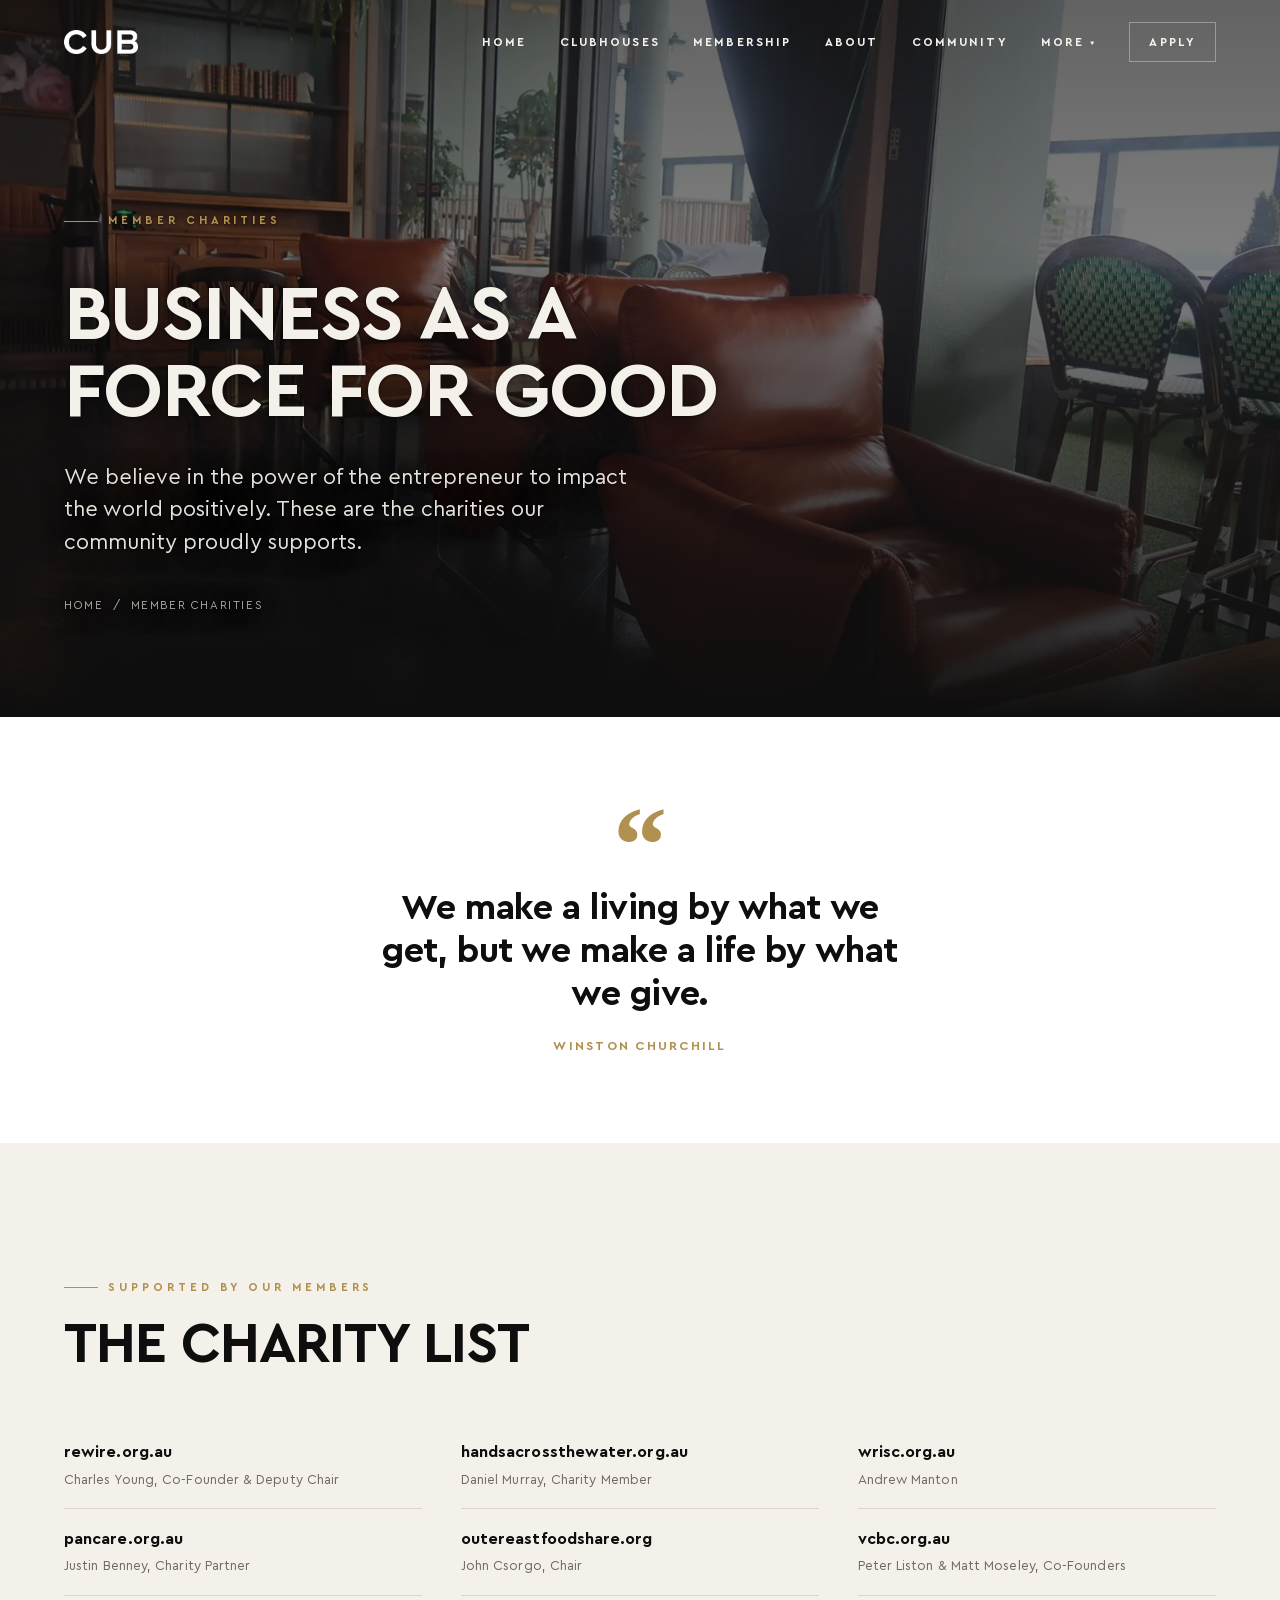
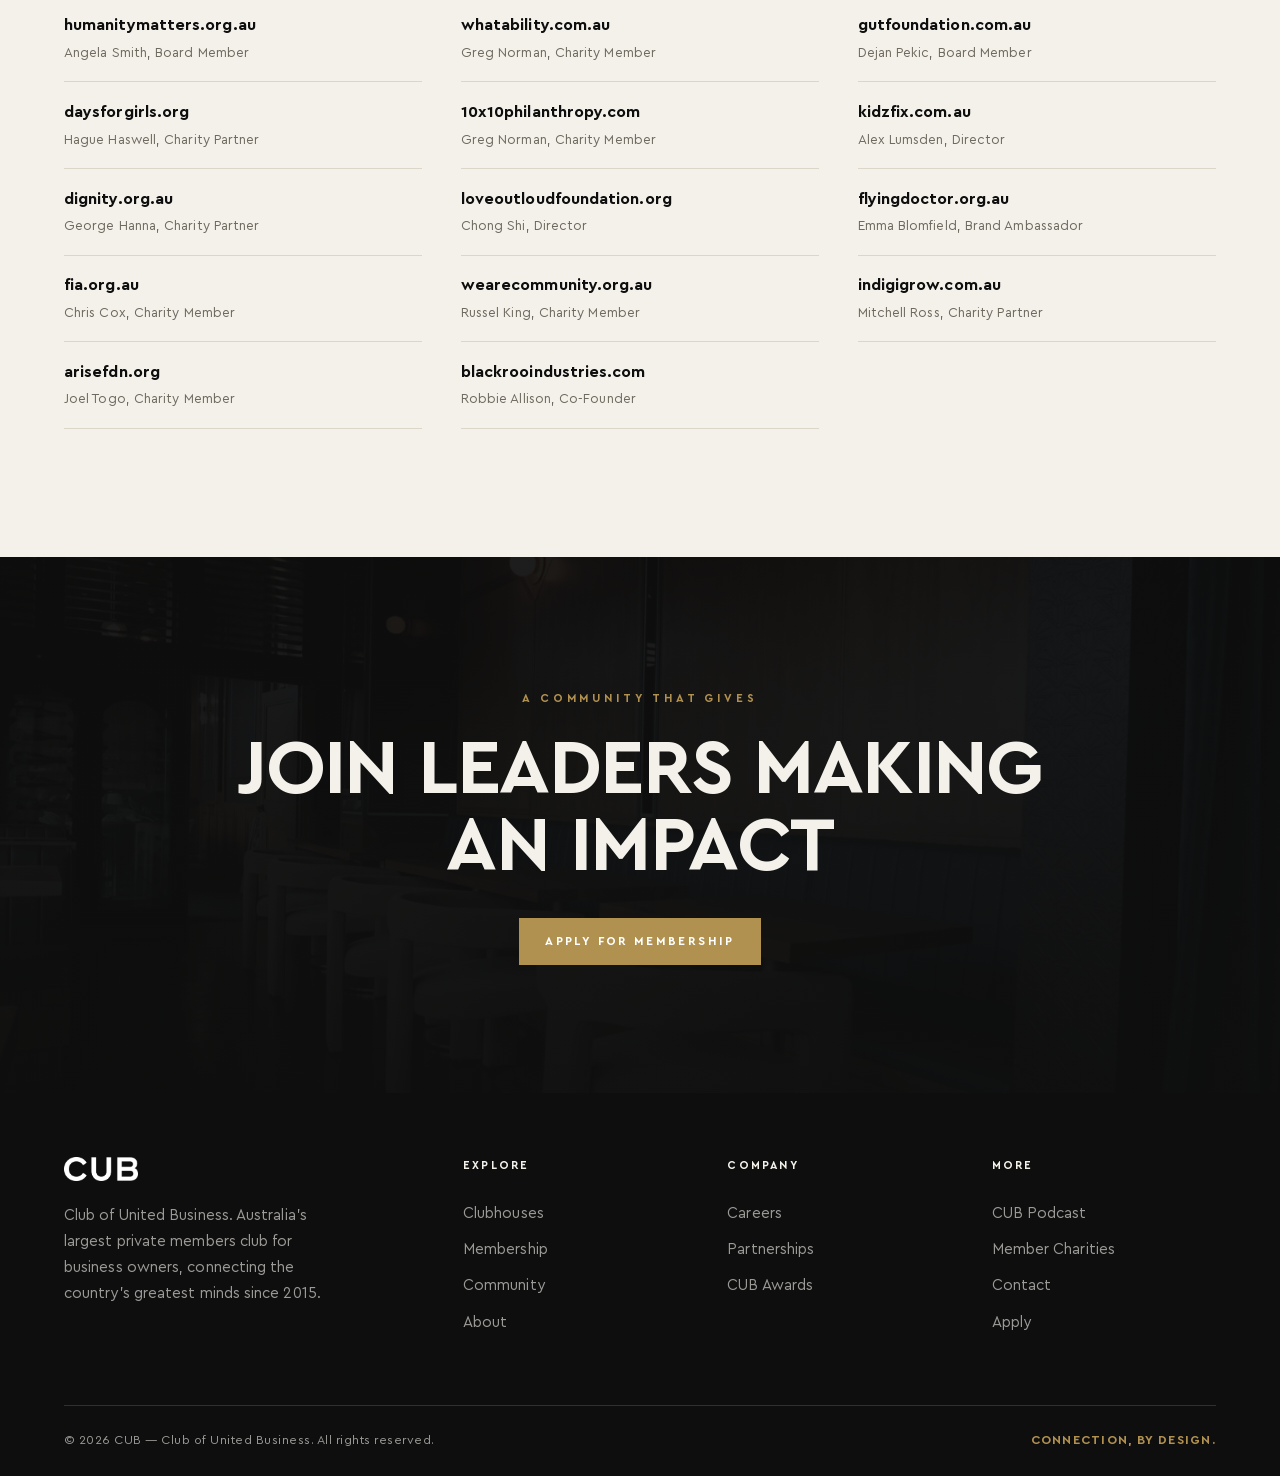
<file: charities.html>
<!DOCTYPE html>
<html lang="en">
<head>
<meta charset="UTF-8" />
<meta name="viewport" content="width=device-width, initial-scale=1.0" />
<title>Member Charities · CUB — Club of United Business</title>
<meta name="description" content="As a community we believe in the power of the entrepreneur to impact the world positively. These are the charities our members proudly support." />
<meta name="theme-color" content="#0e0e0e" />
<link rel="icon" type="image/png" href="assets/img/brandmark.png" />
<link rel="preload" href="assets/fonts/CeraPro-Regular.woff2" as="font" type="font/woff2" crossorigin />
<link rel="preload" href="assets/fonts/CeraPro-Bold.woff2" as="font" type="font/woff2" crossorigin />
<link rel="stylesheet" href="styles.css?v=27" />
</head>
<body>

<header class="hdr hdr--over" id="hdr">
  <div class="hdr-inner">
    <a href="index.html" class="hdr-logo" aria-label="CUB home"><img src="assets/img/logo.png" alt="CUB" /></a>
    <nav class="hdr-nav" aria-label="Primary">
      <a href="index.html">Home</a>
      <a href="clubhouses.html">Clubhouses</a>
      <a href="membership.html">Membership</a>
      <a href="about.html">About</a>
      <a href="community.html">Community</a>
      <div class="nav-drop">
        <button class="nav-drop-trigger" aria-haspopup="true" aria-expanded="false">More <span class="caret">&#9662;</span></button>
        <div class="dropdown">
          <a href="podcast.html">CUB Podcast</a>
          <a href="awards.html">CUB Awards</a>
          <a href="partnerships.html">Partnerships</a>
          <a href="careers.html">Careers</a>
          <a href="charities.html">Member Charities</a>
        </div>
      </div>
      <a href="contact.html" class="btn"><span>Apply</span></a>
    </nav>
    <button class="burger" id="burger" aria-label="Menu" aria-expanded="false"><span></span><span></span><span></span></button>
  </div>
</header>
<div class="drawer" id="drawer">
  <a href="index.html">Home</a>
  <a href="clubhouses.html">Clubhouses</a>
  <a href="membership.html">Membership</a>
  <a href="about.html">About</a>
  <a href="community.html">Community</a>
  <a href="contact.html">Apply</a>
  <div class="drawer-sub">
    <a href="podcast.html">CUB Podcast</a>
    <a href="awards.html">CUB Awards</a>
    <a href="partnerships.html">Partnerships</a>
    <a href="careers.html">Careers</a>
    <a href="charities.html">Member Charities</a>
  </div>
  <span class="drawer-cta">Connection, by design.</span>
</div>

<main>

<!-- HERO -->
<section class="phero">
  <div class="phero-bg"><img src="assets/img/event3.webp" alt="CUB community giving back" /></div>
  <div class="wrap">
    <p class="kicker">Member charities</p>
    <h1 class="h1" style="margin-top:1.4rem;max-width:16ch">Business as a force for good</h1>
    <p class="lede">We believe in the power of the entrepreneur to impact the world positively. These are the charities our community proudly supports.</p>
    <p class="crumbs"><a href="index.html">Home</a> &nbsp;/&nbsp; Member Charities</p>
  </div>
</section>

<!-- QUOTE -->
<section class="section--tight bg-white">
  <div class="wrap" style="text-align:center">
    <blockquote class="pullquote rv" style="max-width:24ch;margin:0 auto">
      We make a living by what we get, but we make a life by what we give.
      <cite>Winston Churchill</cite>
    </blockquote>
  </div>
</section>

<!-- CHARITY LIST -->
<section class="section">
  <div class="wrap">
    <div class="loc-head rv" style="margin-bottom:clamp(2rem,4vw,3rem)">
      <div><p class="kicker">Supported by our members</p><h2 class="h2" style="margin-top:1.2rem">The charity list</h2></div>
    </div>
    <div class="charitygrid rv">
      <div class="charity"><a href="https://www.rewire.org.au" target="_blank" rel="noopener">rewire.org.au</a><span>Charles Young, Co-Founder &amp; Deputy Chair</span></div>
      <div class="charity"><a href="https://www.pancare.org.au" target="_blank" rel="noopener">pancare.org.au</a><span>Justin Benney, Charity Partner</span></div>
      <div class="charity"><a href="https://www.humanitymatters.org.au" target="_blank" rel="noopener">humanitymatters.org.au</a><span>Angela Smith, Board Member</span></div>
      <div class="charity"><a href="https://www.daysforgirls.org" target="_blank" rel="noopener">daysforgirls.org</a><span>Hague Haswell, Charity Partner</span></div>
      <div class="charity"><a href="https://www.dignity.org.au" target="_blank" rel="noopener">dignity.org.au</a><span>George Hanna, Charity Partner</span></div>
      <div class="charity"><a href="https://www.fia.org.au" target="_blank" rel="noopener">fia.org.au</a><span>Chris Cox, Charity Member</span></div>
      <div class="charity"><a href="https://www.arisefdn.org" target="_blank" rel="noopener">arisefdn.org</a><span>Joel Togo, Charity Member</span></div>
      <div class="charity"><a href="https://www.handsacrossthewater.org.au" target="_blank" rel="noopener">handsacrossthewater.org.au</a><span>Daniel Murray, Charity Member</span></div>
      <div class="charity"><a href="https://www.outereastfoodshare.org" target="_blank" rel="noopener">outereastfoodshare.org</a><span>John Csorgo, Chair</span></div>
      <div class="charity"><a href="https://www.whatability.com.au" target="_blank" rel="noopener">whatability.com.au</a><span>Greg Norman, Charity Member</span></div>
      <div class="charity"><a href="https://www.10x10philanthropy.com" target="_blank" rel="noopener">10x10philanthropy.com</a><span>Greg Norman, Charity Member</span></div>
      <div class="charity"><a href="https://www.loveoutloudfoundation.org" target="_blank" rel="noopener">loveoutloudfoundation.org</a><span>Chong Shi, Director</span></div>
      <div class="charity"><a href="https://www.wearecommunity.org.au" target="_blank" rel="noopener">wearecommunity.org.au</a><span>Russel King, Charity Member</span></div>
      <div class="charity"><a href="https://www.blackrooindustries.com" target="_blank" rel="noopener">blackrooindustries.com</a><span>Robbie Allison, Co-Founder</span></div>
      <div class="charity"><a href="https://www.wrisc.org.au" target="_blank" rel="noopener">wrisc.org.au</a><span>Andrew Manton</span></div>
      <div class="charity"><a href="https://www.vcbc.org.au" target="_blank" rel="noopener">vcbc.org.au</a><span>Peter Liston &amp; Matt Moseley, Co-Founders</span></div>
      <div class="charity"><a href="https://www.gutfoundation.com.au" target="_blank" rel="noopener">gutfoundation.com.au</a><span>Dejan Pekic, Board Member</span></div>
      <div class="charity"><a href="https://www.kidzfix.com.au" target="_blank" rel="noopener">kidzfix.com.au</a><span>Alex Lumsden, Director</span></div>
      <div class="charity"><a href="https://www.flyingdoctor.org.au" target="_blank" rel="noopener">flyingdoctor.org.au</a><span>Emma Blomfield, Brand Ambassador</span></div>
      <div class="charity"><a href="https://www.indigigrow.com.au" target="_blank" rel="noopener">indigigrow.com.au</a><span>Mitchell Ross, Charity Partner</span></div>
    </div>
  </div>
</section>

<!-- CTA -->
<section class="section imgband" style="text-align:center">
  <div class="imgband-bg"><img src="assets/img/event4.webp" alt="" aria-hidden="true" /></div>
  <div class="wrap">
    <p class="kicker no-rule rv" style="justify-content:center">A community that gives</p>
    <h2 class="h1 rv" style="margin:1.4rem auto 2rem;max-width:18ch">Join leaders making an impact</h2>
    <a href="contact.html" class="btn btn--gold rv"><span>Apply for Membership</span></a>
  </div>
</section>

</main>

<footer class="ftr">
  <div class="wrap">
    <div class="ftr-main">
      <div class="ftr-brand">
        <img src="assets/img/logo.png" alt="CUB" />
        <p>Club of United Business. Australia's largest private members club for business owners, connecting the country's greatest minds since 2015.</p>
      </div>
      <div class="ftr-col"><h4>Explore</h4><a href="clubhouses.html">Clubhouses</a><a href="membership.html">Membership</a><a href="community.html">Community</a><a href="about.html">About</a></div>
      <div class="ftr-col"><h4>Company</h4><a href="careers.html">Careers</a><a href="partnerships.html">Partnerships</a><a href="awards.html">CUB Awards</a></div>
      <div class="ftr-col"><h4>More</h4><a href="podcast.html">CUB Podcast</a><a href="charities.html">Member Charities</a><a href="contact.html">Contact</a><a href="contact.html">Apply</a></div>
    </div>
    <div class="ftr-bottom">
      <p>© 2026 CUB — Club of United Business. All rights reserved.</p>
      <p class="tagline">Connection, by design.</p>
    </div>
  </div>
</footer>

<a href="contact.html" class="scta" id="scta">Apply for Membership</a>
<script src="script.js?v=27"></script>
</body>
</html>
</file>
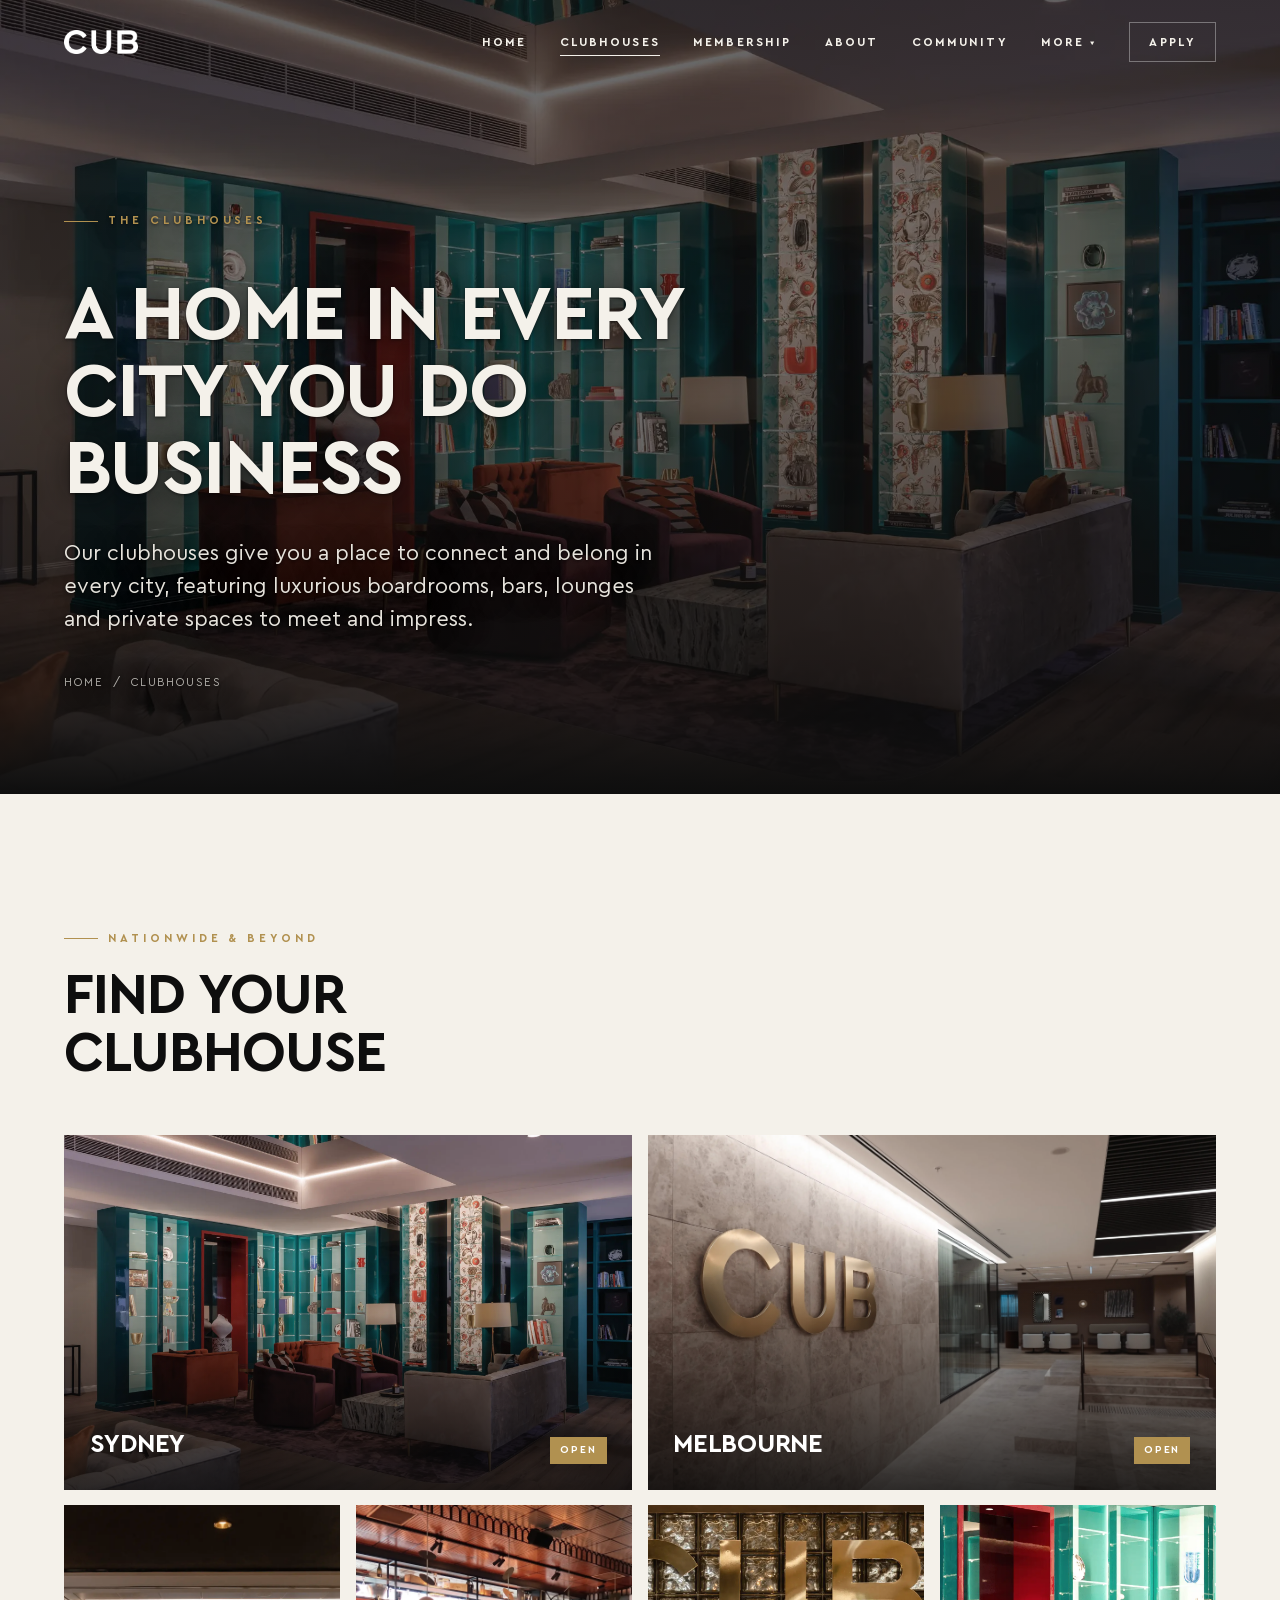
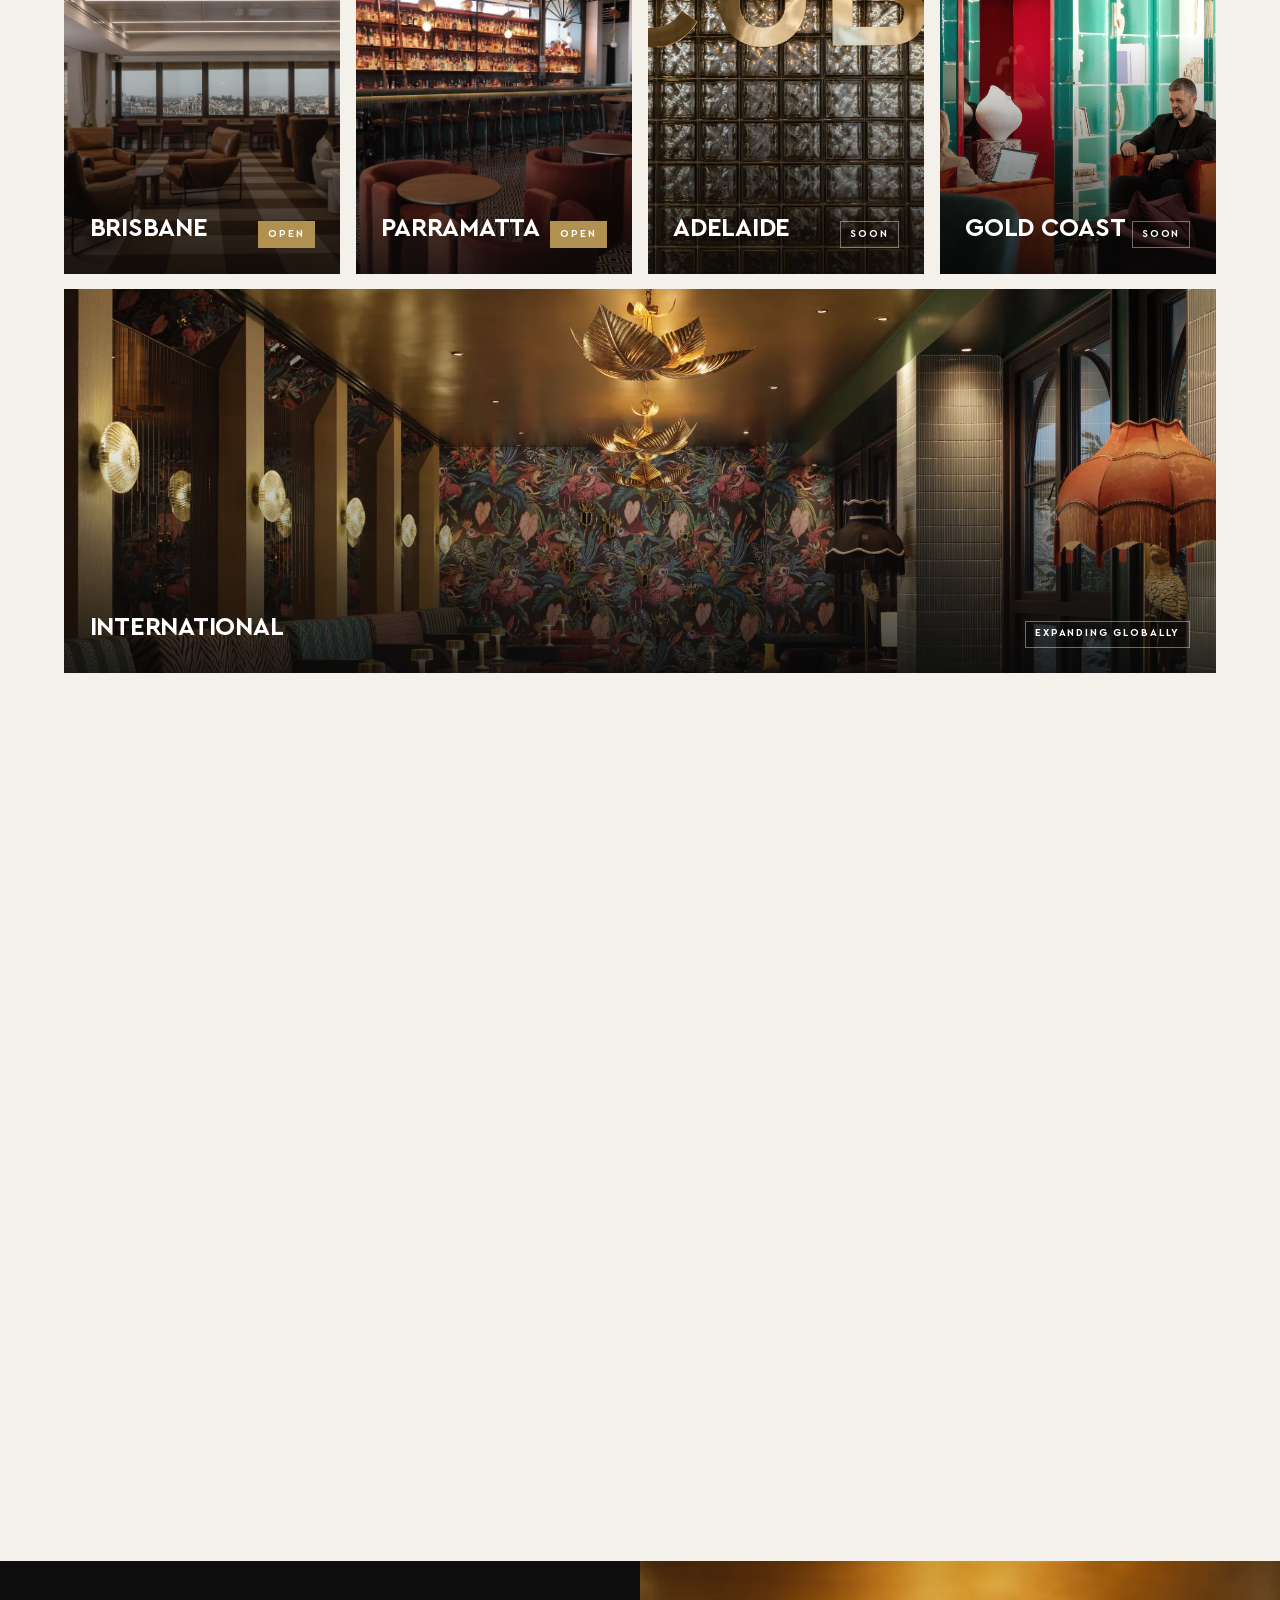
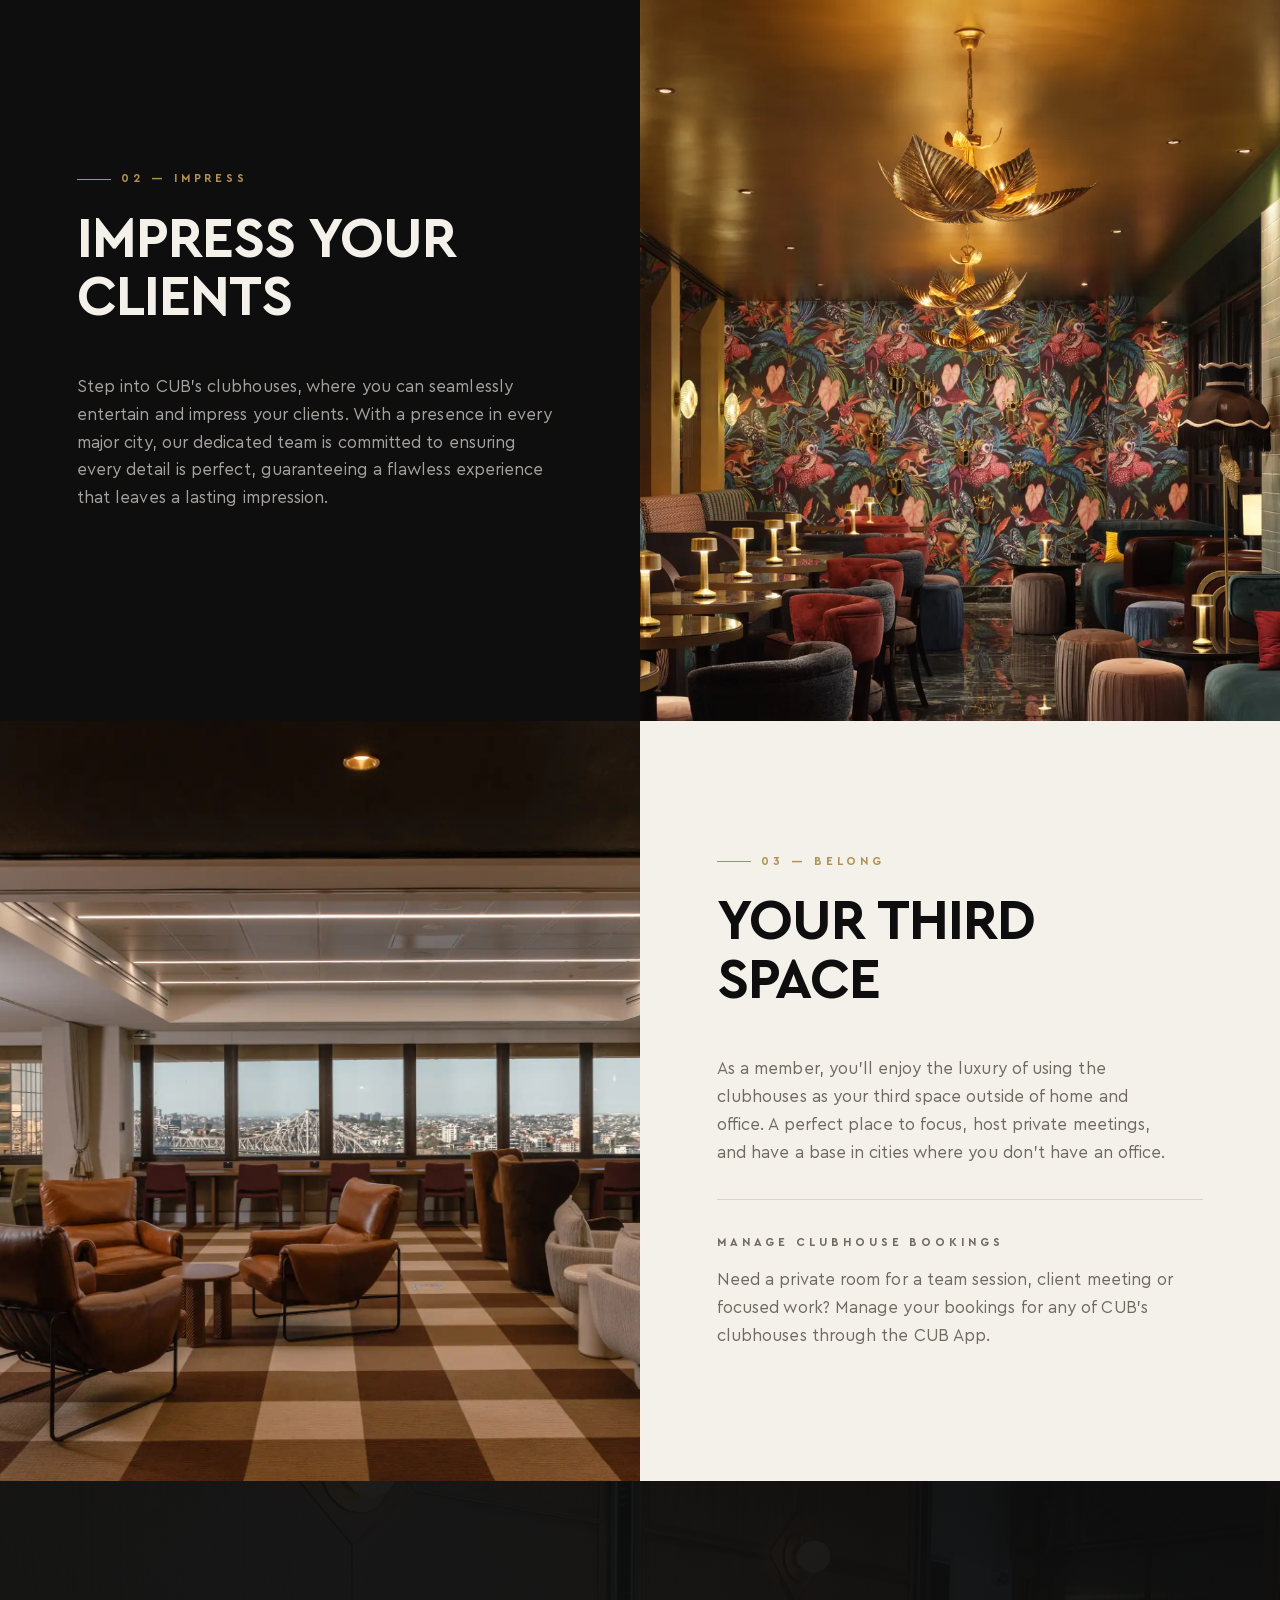
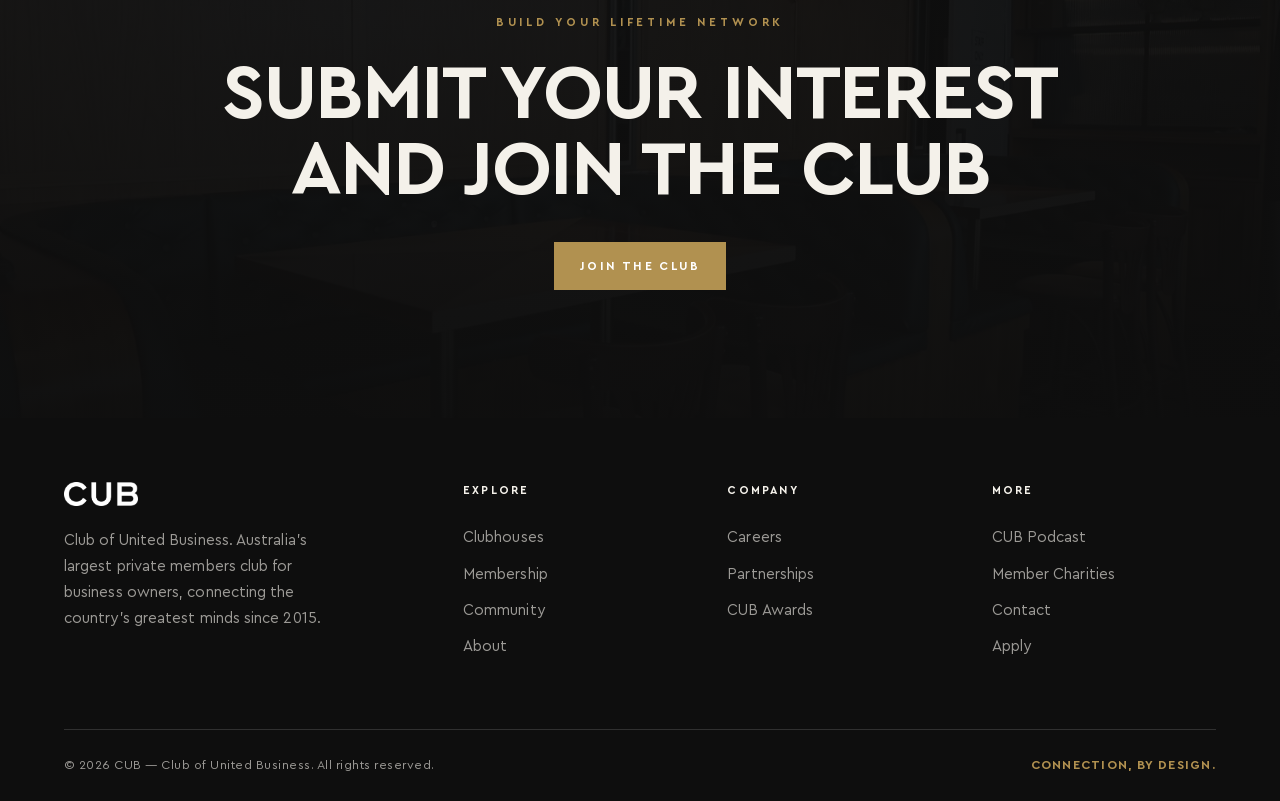
<file: clubhouses.html>
<!DOCTYPE html>
<html lang="en">
<head>
<meta charset="UTF-8" />
<meta name="viewport" content="width=device-width, initial-scale=1.0" />
<title>Clubhouses · CUB — Club of United Business</title>
<meta name="description" content="CUB's clubhouses give you a place to connect and belong in every city, featuring luxurious boardrooms, bars, lounges and private spaces to meet and impress. Open in Sydney, Melbourne, Brisbane and Parramatta." />
<meta name="theme-color" content="#0e0e0e" />
<link rel="icon" type="image/png" href="assets/img/brandmark.png" />
<link rel="preload" href="assets/fonts/CeraPro-Regular.woff2" as="font" type="font/woff2" crossorigin />
<link rel="preload" href="assets/fonts/CeraPro-Bold.woff2" as="font" type="font/woff2" crossorigin />
<link rel="stylesheet" href="styles.css?v=27" />
</head>
<body>

<header class="hdr hdr--over" id="hdr">
  <div class="hdr-inner">
    <a href="index.html" class="hdr-logo" aria-label="CUB home"><img src="assets/img/logo.png" alt="CUB" /></a>
    <nav class="hdr-nav" aria-label="Primary">
      <a href="index.html">Home</a>
      <a href="clubhouses.html">Clubhouses</a>
      <a href="membership.html">Membership</a>
      <a href="about.html">About</a>
      <a href="community.html">Community</a>
      <div class="nav-drop">
        <button class="nav-drop-trigger" aria-haspopup="true" aria-expanded="false">More <span class="caret">&#9662;</span></button>
        <div class="dropdown">
          <a href="podcast.html">CUB Podcast</a>
          <a href="awards.html">CUB Awards</a>
          <a href="partnerships.html">Partnerships</a>
          <a href="careers.html">Careers</a>
          <a href="charities.html">Member Charities</a>
        </div>
      </div>
      <a href="contact.html" class="btn"><span>Apply</span></a>
    </nav>
    <button class="burger" id="burger" aria-label="Menu" aria-expanded="false"><span></span><span></span><span></span></button>
  </div>
</header>
<div class="drawer" id="drawer">
  <a href="index.html">Home</a>
  <a href="clubhouses.html">Clubhouses</a>
  <a href="membership.html">Membership</a>
  <a href="about.html">About</a>
  <a href="community.html">Community</a>
  <a href="contact.html">Apply</a>
  <div class="drawer-sub">
    <a href="podcast.html">CUB Podcast</a>
    <a href="awards.html">CUB Awards</a>
    <a href="partnerships.html">Partnerships</a>
    <a href="careers.html">Careers</a>
    <a href="charities.html">Member Charities</a>
  </div>
  <span class="drawer-cta">Connection, by design.</span>
</div>

<main>

<!-- PAGE HERO -->
<section class="phero">
  <div class="phero-bg"><img src="assets/img/sydney.webp" alt="CUB Sydney clubhouse" /></div>
  <div class="wrap">
    <p class="kicker">The Clubhouses</p>
    <h1 class="h1" style="margin-top:1.4rem;max-width:16ch">A home in every city you do business</h1>
    <p class="lede">Our clubhouses give you a place to connect and belong in every city, featuring luxurious boardrooms, bars, lounges and private spaces to meet and impress.</p>
    <p class="crumbs"><a href="index.html">Home</a> &nbsp;/&nbsp; Clubhouses</p>
  </div>
</section>

<!-- LOCATIONS -->
<section class="section">
  <div class="wrap">
    <div class="loc-head rv">
      <div>
        <p class="kicker">Nationwide &amp; beyond</p>
        <h2 class="h2" style="margin-top:1.2rem">Find your clubhouse</h2>
      </div>
    </div>
    <div class="loc-grid rv">
      <figure class="loc"><img src="assets/img/sydney.webp" alt="Sydney clubhouse" /><figcaption class="loc-meta"><h3>Sydney</h3><span class="loc-state open">Open</span></figcaption></figure>
      <figure class="loc"><img src="assets/img/melbourne.webp" alt="Melbourne clubhouse" /><figcaption class="loc-meta"><h3>Melbourne</h3><span class="loc-state open">Open</span></figcaption></figure>
      <figure class="loc"><img src="assets/img/brisbane.webp" alt="Brisbane clubhouse" /><figcaption class="loc-meta"><h3>Brisbane</h3><span class="loc-state open">Open</span></figcaption></figure>
      <figure class="loc"><img src="assets/img/parramatta.webp" alt="Parramatta clubhouse" /><figcaption class="loc-meta"><h3>Parramatta</h3><span class="loc-state open">Open</span></figcaption></figure>
      <figure class="loc"><img src="assets/img/adelaide.webp" alt="Adelaide clubhouse" /><figcaption class="loc-meta"><h3>Adelaide</h3><span class="loc-state">Soon</span></figcaption></figure>
      <figure class="loc"><img src="assets/img/goldcoast.webp" alt="Gold Coast clubhouse" /><figcaption class="loc-meta"><h3>Gold Coast</h3><span class="loc-state">Soon</span></figcaption></figure>
      <figure class="loc" style="grid-column:span 12;aspect-ratio:21/7"><img src="assets/img/international.webp" alt="International" /><figcaption class="loc-meta"><h3>International</h3><span class="loc-state">Expanding globally</span></figcaption></figure>
    </div>
  </div>
</section>

<!-- FEATURE: CONNECT -->
<section class="feature">
  <div class="feature-media rv"><img src="assets/img/melbourne.webp" alt="A CUB clubhouse lounge" /></div>
  <div class="feature-body rv">
    <p class="kicker">01 — Connect</p>
    <h2 class="h2">Connect with fellow members</h2>
    <p class="body-lg" style="margin-top:1.4rem;max-width:46ch">CUB's clubhouses provide our members a luxurious and familiar space that encourages and facilitates meaningful connections and genuine relationships to be formed.</p>
    <a href="contact.html" class="btn" style="margin-top:2rem"><span>Apply for Membership</span></a>
  </div>
</section>

<!-- FEATURE: IMPRESS -->
<section class="feature feature--flip dark">
  <div class="feature-media rv"><img src="assets/img/international.webp" alt="A CUB clubhouse bar" /></div>
  <div class="feature-body rv">
    <p class="kicker">02 — Impress</p>
    <h2 class="h2">Impress your clients</h2>
    <p class="body-lg" style="margin-top:1.4rem;max-width:48ch">Step into CUB's clubhouses, where you can seamlessly entertain and impress your clients. With a presence in every major city, our dedicated team is committed to ensuring every detail is perfect, guaranteeing a flawless experience that leaves a lasting impression.</p>
  </div>
</section>

<!-- FEATURE: THIRD SPACE -->
<section class="feature">
  <div class="feature-media rv"><img src="assets/img/brisbane.webp" alt="A CUB clubhouse workspace" /></div>
  <div class="feature-body rv">
    <p class="kicker">03 — Belong</p>
    <h2 class="h2">Your third space</h2>
    <p class="body-lg" style="margin-top:1.4rem;max-width:46ch">As a member, you'll enjoy the luxury of using the clubhouses as your third space outside of home and office. A perfect place to focus, host private meetings, and have a base in cities where you don't have an office.</p>
    <div style="margin-top:2rem;padding-top:1.8rem;border-top:1px solid var(--line)">
      <p class="kicker no-rule" style="color:var(--grey)">Manage clubhouse bookings</p>
      <p class="body-lg" style="margin-top:.8rem;max-width:46ch">Need a private room for a team session, client meeting or focused work? Manage your bookings for any of CUB's clubhouses through the CUB App.</p>
    </div>
  </div>
</section>

<!-- CTA -->
<section class="section imgband" style="text-align:center">
  <div class="imgband-bg"><img src="assets/img/event1.webp" alt="" aria-hidden="true" /></div>
  <div class="wrap">
    <p class="kicker no-rule rv" style="justify-content:center">Build your lifetime network</p>
    <h2 class="h1 rv" style="margin:1.4rem auto 2rem;max-width:18ch">Submit your interest and join the club</h2>
    <a href="contact.html" class="btn btn--gold rv"><span>Join the Club</span></a>
  </div>
</section>

</main>

<!-- FOOTER -->
<footer class="ftr">
  <div class="wrap">
    <div class="ftr-main">
      <div class="ftr-brand">
        <img src="assets/img/logo.png" alt="CUB" />
        <p>Club of United Business. Australia's largest private members club for business owners, connecting the country's greatest minds since 2015.</p>
      </div>
      <div class="ftr-col"><h4>Explore</h4><a href="clubhouses.html">Clubhouses</a><a href="membership.html">Membership</a><a href="community.html">Community</a><a href="about.html">About</a></div>
      <div class="ftr-col"><h4>Company</h4><a href="careers.html">Careers</a><a href="partnerships.html">Partnerships</a><a href="awards.html">CUB Awards</a></div>
      <div class="ftr-col"><h4>More</h4><a href="podcast.html">CUB Podcast</a><a href="charities.html">Member Charities</a><a href="contact.html">Contact</a><a href="contact.html">Apply</a></div>
    </div>
    <div class="ftr-bottom">
      <p>© 2026 CUB — Club of United Business. All rights reserved.</p>
      <p class="tagline">Connection, by design.</p>
    </div>
  </div>
</footer>

<a href="contact.html" class="scta" id="scta">Apply for Membership</a>
<script src="script.js?v=27"></script>
</body>
</html>
</file>
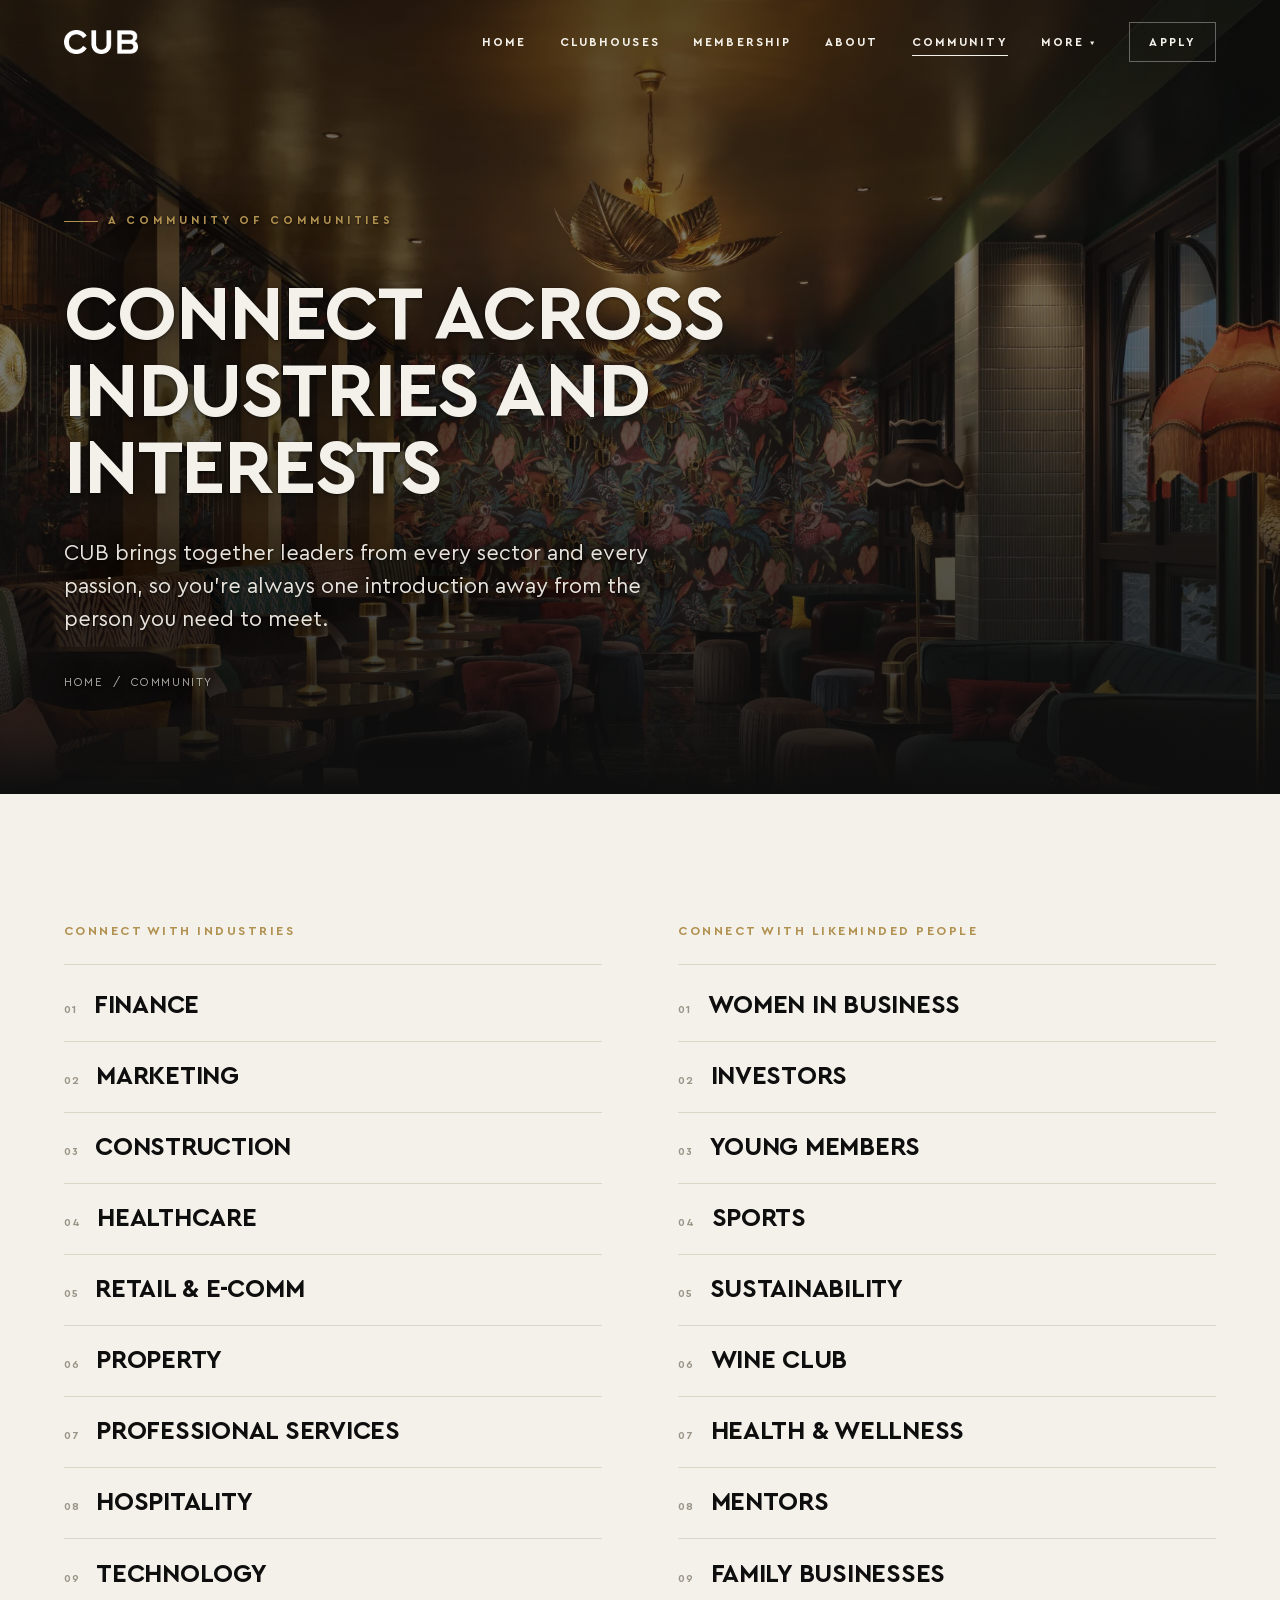
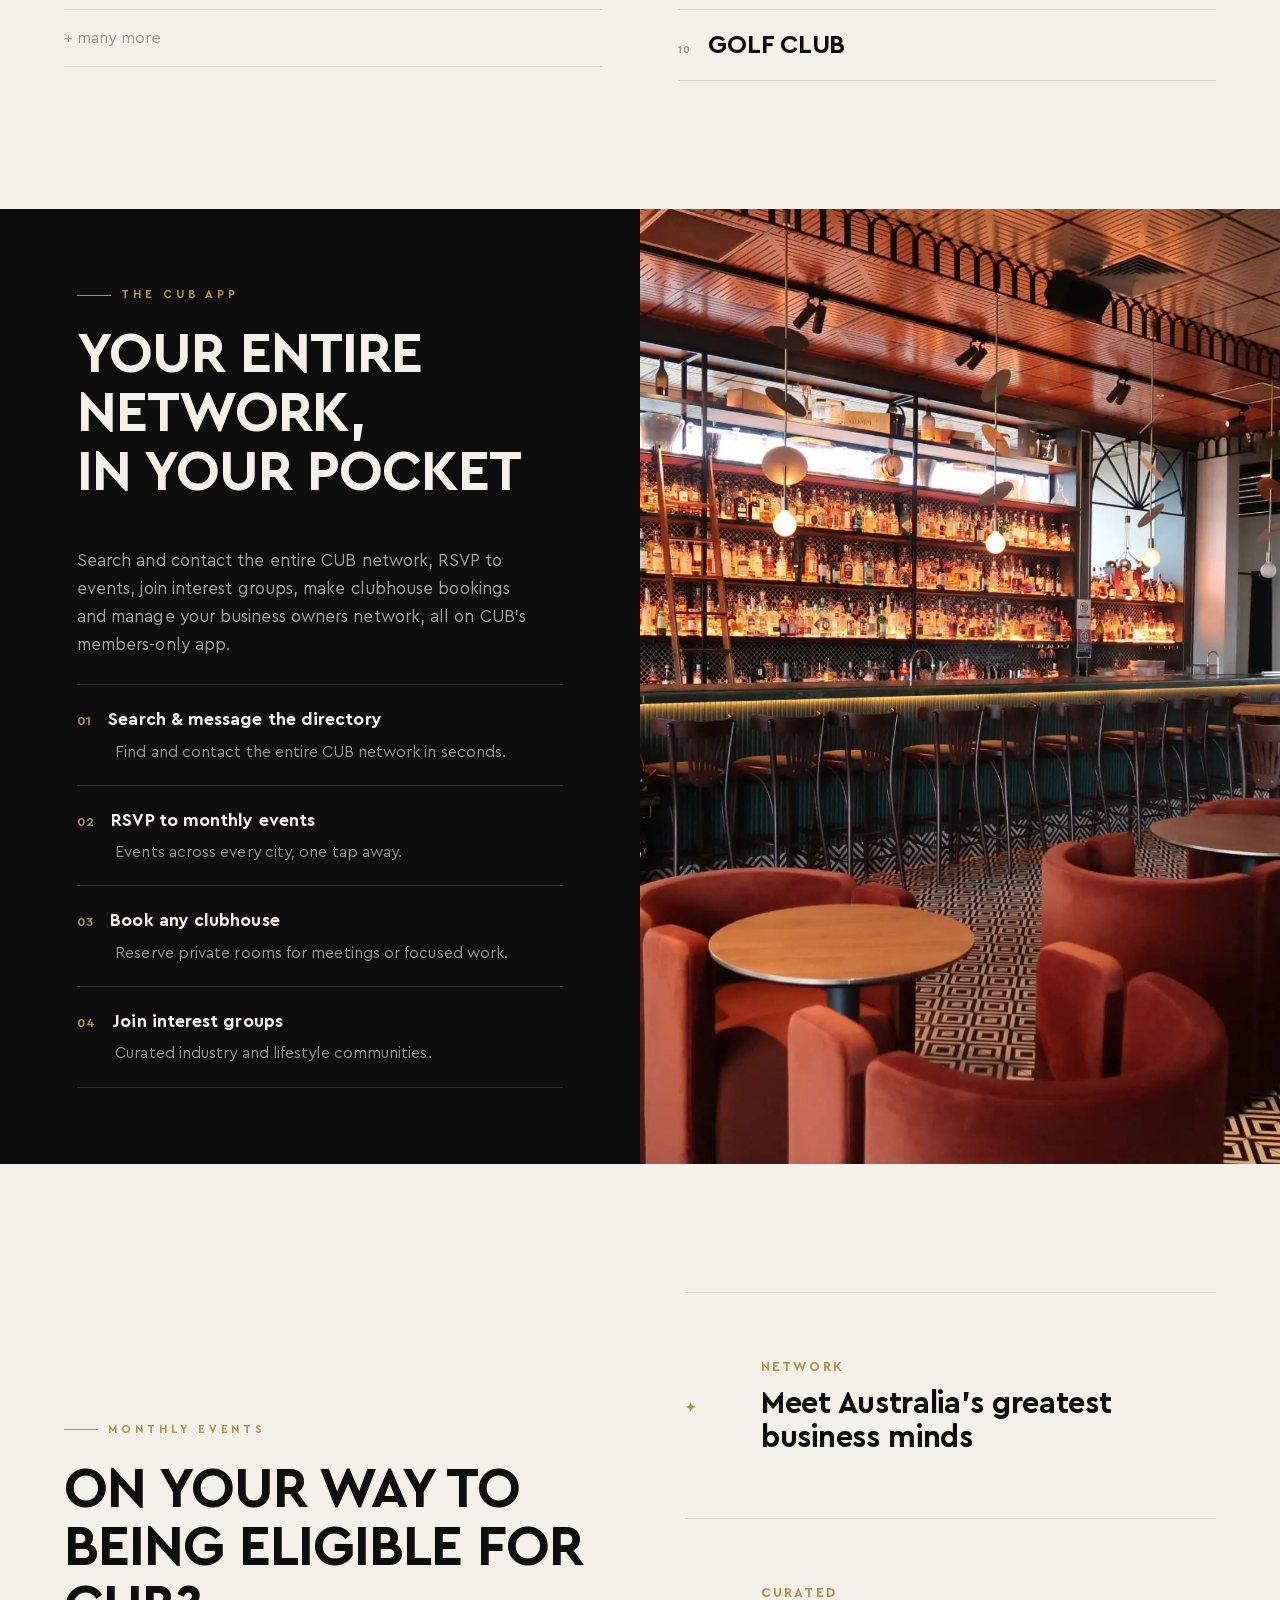
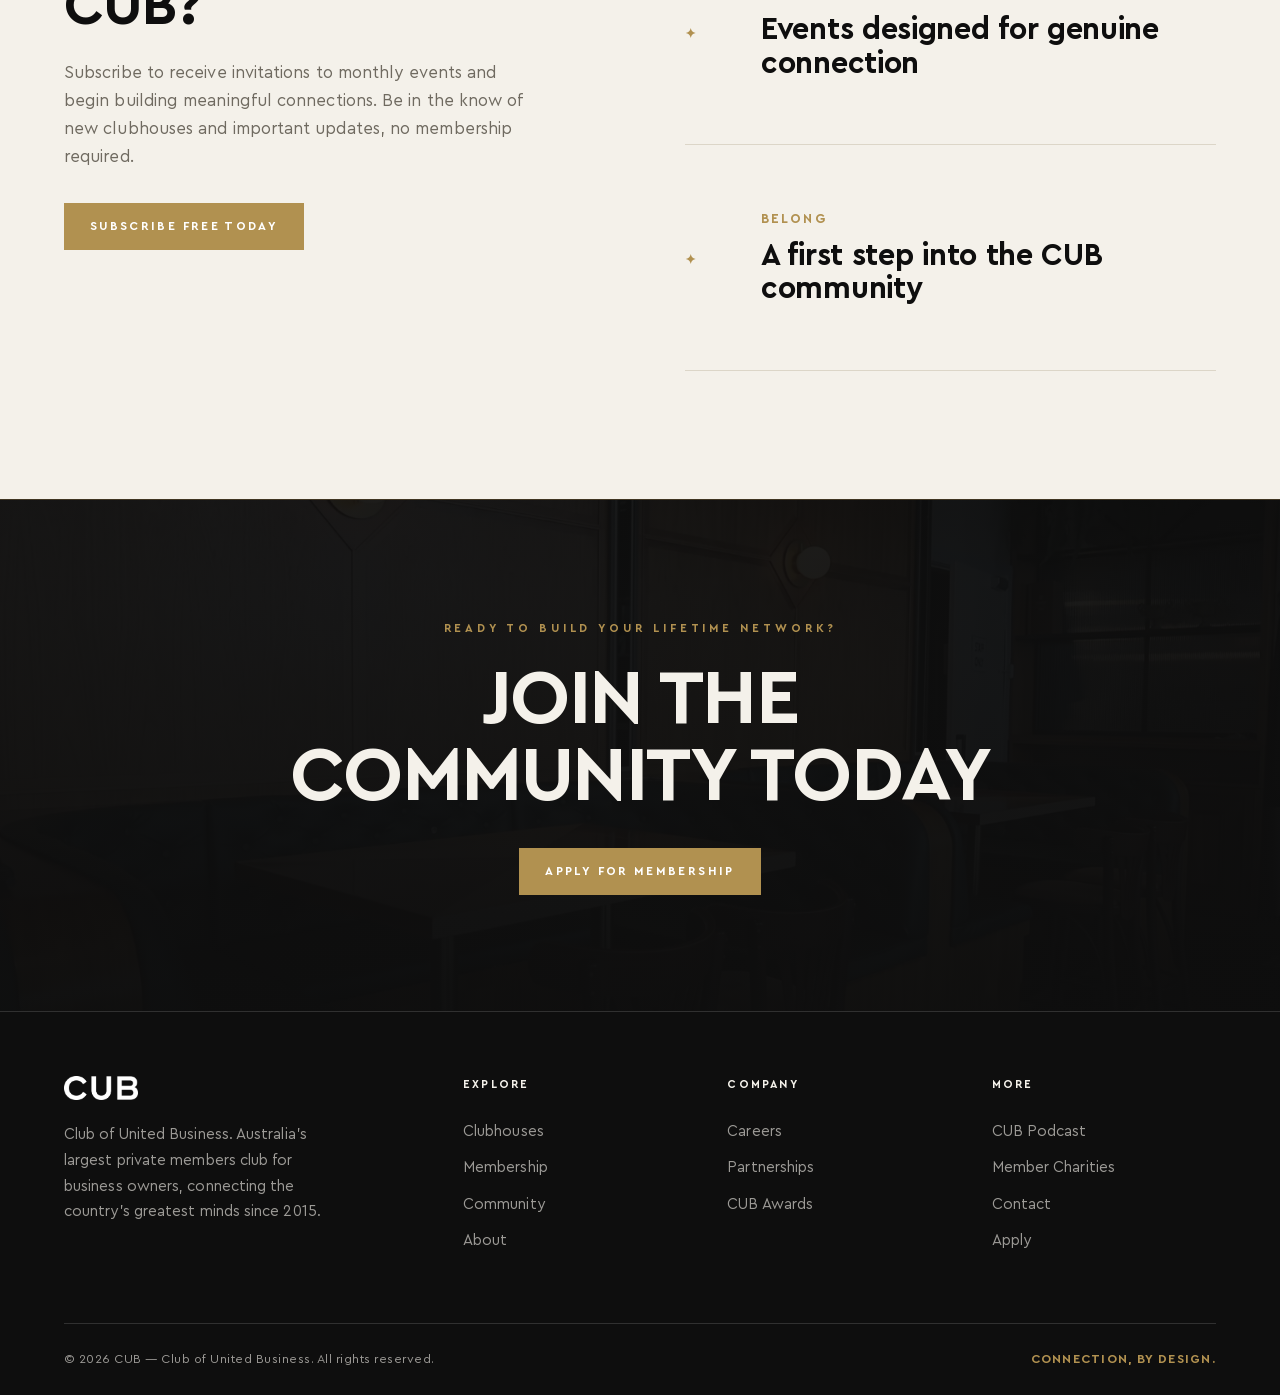
<file: community.html>
<!DOCTYPE html>
<html lang="en">
<head>
<meta charset="UTF-8" />
<meta name="viewport" content="width=device-width, initial-scale=1.0" />
<title>Community · CUB — Club of United Business</title>
<meta name="description" content="CUB brings together leaders from every industry and interest. Search and contact the entire network, RSVP to events, join interest groups and make clubhouse bookings on CUB's members-only app." />
<meta name="theme-color" content="#0e0e0e" />
<link rel="icon" type="image/png" href="assets/img/brandmark.png" />
<link rel="preload" href="assets/fonts/CeraPro-Regular.woff2" as="font" type="font/woff2" crossorigin />
<link rel="preload" href="assets/fonts/CeraPro-Bold.woff2" as="font" type="font/woff2" crossorigin />
<link rel="stylesheet" href="styles.css?v=27" />
</head>
<body>

<header class="hdr hdr--over" id="hdr">
  <div class="hdr-inner">
    <a href="index.html" class="hdr-logo" aria-label="CUB home"><img src="assets/img/logo.png" alt="CUB" /></a>
    <nav class="hdr-nav" aria-label="Primary">
      <a href="index.html">Home</a>
      <a href="clubhouses.html">Clubhouses</a>
      <a href="membership.html">Membership</a>
      <a href="about.html">About</a>
      <a href="community.html">Community</a>
      <div class="nav-drop">
        <button class="nav-drop-trigger" aria-haspopup="true" aria-expanded="false">More <span class="caret">&#9662;</span></button>
        <div class="dropdown">
          <a href="podcast.html">CUB Podcast</a>
          <a href="awards.html">CUB Awards</a>
          <a href="partnerships.html">Partnerships</a>
          <a href="careers.html">Careers</a>
          <a href="charities.html">Member Charities</a>
        </div>
      </div>
      <a href="contact.html" class="btn"><span>Apply</span></a>
    </nav>
    <button class="burger" id="burger" aria-label="Menu" aria-expanded="false"><span></span><span></span><span></span></button>
  </div>
</header>
<div class="drawer" id="drawer">
  <a href="index.html">Home</a>
  <a href="clubhouses.html">Clubhouses</a>
  <a href="membership.html">Membership</a>
  <a href="about.html">About</a>
  <a href="community.html">Community</a>
  <a href="contact.html">Apply</a>
  <div class="drawer-sub">
    <a href="podcast.html">CUB Podcast</a>
    <a href="awards.html">CUB Awards</a>
    <a href="partnerships.html">Partnerships</a>
    <a href="careers.html">Careers</a>
    <a href="charities.html">Member Charities</a>
  </div>
  <span class="drawer-cta">Connection, by design.</span>
</div>

<main>

<!-- PAGE HERO -->
<section class="phero">
  <div class="phero-bg"><img src="assets/img/international.webp" alt="CUB community" /></div>
  <div class="wrap">
    <p class="kicker">A community of communities</p>
    <h1 class="h1" style="margin-top:1.4rem;max-width:16ch">Connect across industries and interests</h1>
    <p class="lede">CUB brings together leaders from every sector and every passion, so you're always one introduction away from the person you need to meet.</p>
    <p class="crumbs"><a href="index.html">Home</a> &nbsp;/&nbsp; Community</p>
  </div>
</section>

<!-- GROUPS -->
<section class="section">
  <div class="wrap">
    <div class="groups-grid">
      <div class="group-col rv">
        <h3 style="color:var(--gold);border-color:var(--line)">Connect with industries</h3>
        <ul class="group-list">
          <li style="border-color:var(--line)"><span class="ix">01</span>Finance</li>
          <li style="border-color:var(--line)"><span class="ix">02</span>Marketing</li>
          <li style="border-color:var(--line)"><span class="ix">03</span>Construction</li>
          <li style="border-color:var(--line)"><span class="ix">04</span>Healthcare</li>
          <li style="border-color:var(--line)"><span class="ix">05</span>Retail &amp; E-Comm</li>
          <li style="border-color:var(--line)"><span class="ix">06</span>Property</li>
          <li style="border-color:var(--line)"><span class="ix">07</span>Professional Services</li>
          <li style="border-color:var(--line)"><span class="ix">08</span>Hospitality</li>
          <li style="border-color:var(--line)"><span class="ix">09</span>Technology</li>
          <li class="more" style="border-color:var(--line)">+ many more</li>
        </ul>
      </div>
      <div class="group-col rv rv-d1">
        <h3 style="color:var(--gold);border-color:var(--line)">Connect with likeminded people</h3>
        <ul class="group-list">
          <li style="border-color:var(--line)"><span class="ix">01</span>Women in Business</li>
          <li style="border-color:var(--line)"><span class="ix">02</span>Investors</li>
          <li style="border-color:var(--line)"><span class="ix">03</span>Young Members</li>
          <li style="border-color:var(--line)"><span class="ix">04</span>Sports</li>
          <li style="border-color:var(--line)"><span class="ix">05</span>Sustainability</li>
          <li style="border-color:var(--line)"><span class="ix">06</span>Wine Club</li>
          <li style="border-color:var(--line)"><span class="ix">07</span>Health &amp; Wellness</li>
          <li style="border-color:var(--line)"><span class="ix">08</span>Mentors</li>
          <li style="border-color:var(--line)"><span class="ix">09</span>Family Businesses</li>
          <li style="border-color:var(--line)"><span class="ix">10</span>Golf Club</li>
        </ul>
      </div>
    </div>
  </div>
</section>

<!-- THE APP -->
<section class="feature feature--flip dark">
  <div class="feature-media rv"><img src="assets/img/parramatta.webp" alt="Members using the CUB app" /></div>
  <div class="feature-body rv">
    <p class="kicker">The CUB App</p>
    <h2 class="h2">Your entire network,<br>in your pocket</h2>
    <p class="body-lg" style="margin-top:1.4rem;max-width:46ch">Search and contact the entire CUB network, RSVP to events, join interest groups, make clubhouse bookings and manage your business owners network, all on CUB's members-only app.</p>
    <ul class="feature-list">
      <li><h4>Search &amp; message the directory</h4><p>Find and contact the entire CUB network in seconds.</p></li>
      <li><h4>RSVP to monthly events</h4><p>Events across every city, one tap away.</p></li>
      <li><h4>Book any clubhouse</h4><p>Reserve private rooms for meetings or focused work.</p></li>
      <li><h4>Join interest groups</h4><p>Curated industry and lifestyle communities.</p></li>
    </ul>
  </div>
</section>

<!-- EVENTS / SUBSCRIBE -->
<section class="section">
  <div class="wrap apply-grid" style="align-items:center">
    <div class="rv">
      <p class="kicker">Monthly events</p>
      <h2 class="h2" style="margin:1.4rem 0">On your way to being eligible for CUB?</h2>
      <p class="body-lg" style="max-width:46ch">Subscribe to receive invitations to monthly events and begin building meaningful connections. Be in the know of new clubhouses and important updates, no membership required.</p>
      <a href="contact.html" class="btn btn--gold" style="margin-top:2rem"><span>Subscribe Free Today</span></a>
    </div>
    <div class="rv rv-d1">
      <div style="border-top:1px solid var(--line)">
        <div class="row" style="grid-template-columns:auto 1fr;border-color:var(--line)"><div class="row-num">✦</div><div class="row-title"><span class="row-sub">Network</span><h3 class="h3">Meet Australia's greatest business minds</h3></div></div>
        <div class="row" style="grid-template-columns:auto 1fr;border-color:var(--line)"><div class="row-num">✦</div><div class="row-title"><span class="row-sub">Curated</span><h3 class="h3">Events designed for genuine connection</h3></div></div>
        <div class="row" style="grid-template-columns:auto 1fr;border-color:var(--line)"><div class="row-num">✦</div><div class="row-title"><span class="row-sub">Belong</span><h3 class="h3">A first step into the CUB community</h3></div></div>
      </div>
    </div>
  </div>
</section>

</main>

<footer class="ftr">
  <div class="ftr-cta imgband">
    <div class="imgband-bg"><img src="assets/img/event1.webp" alt="" aria-hidden="true" /></div>
    <div class="wrap">
      <p class="kicker no-rule" style="justify-content:center">Ready to build your lifetime network?</p>
      <h2 class="h1" style="margin-top:1.4rem">Join the<br>community today</h2>
      <a href="contact.html" class="btn btn--gold"><span>Apply for Membership</span></a>
    </div>
  </div>
  <div class="wrap">
    <div class="ftr-main">
      <div class="ftr-brand">
        <img src="assets/img/logo.png" alt="CUB" />
        <p>Club of United Business. Australia's largest private members club for business owners, connecting the country's greatest minds since 2015.</p>
      </div>
      <div class="ftr-col"><h4>Explore</h4><a href="clubhouses.html">Clubhouses</a><a href="membership.html">Membership</a><a href="community.html">Community</a><a href="about.html">About</a></div>
      <div class="ftr-col"><h4>Company</h4><a href="careers.html">Careers</a><a href="partnerships.html">Partnerships</a><a href="awards.html">CUB Awards</a></div>
      <div class="ftr-col"><h4>More</h4><a href="podcast.html">CUB Podcast</a><a href="charities.html">Member Charities</a><a href="contact.html">Contact</a><a href="contact.html">Apply</a></div>
    </div>
    <div class="ftr-bottom">
      <p>© 2026 CUB — Club of United Business. All rights reserved.</p>
      <p class="tagline">Connection, by design.</p>
    </div>
  </div>
</footer>

<a href="contact.html" class="scta" id="scta">Apply for Membership</a>
<script src="script.js?v=27"></script>
</body>
</html>
</file>
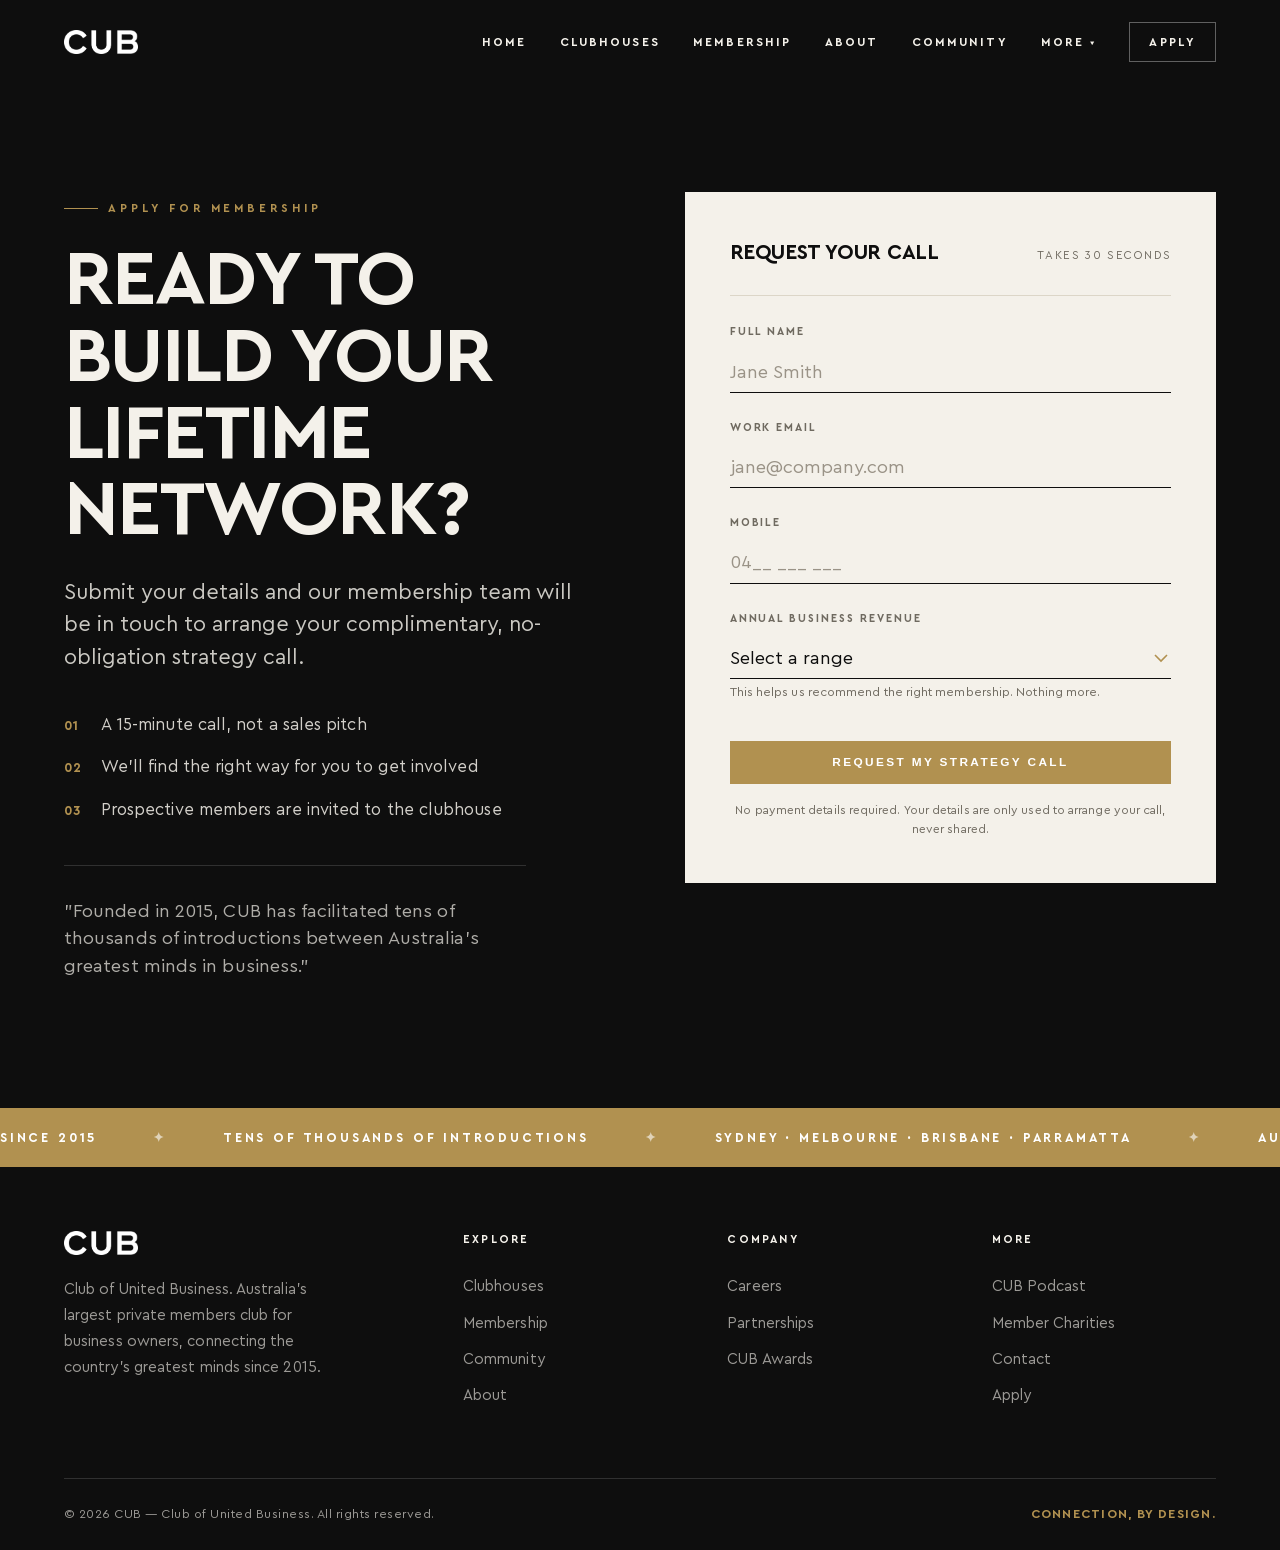
<file: contact.html>
<!DOCTYPE html>
<html lang="en">
<head>
<meta charset="UTF-8" />
<meta name="viewport" content="width=device-width, initial-scale=1.0" />
<title>Apply · CUB — Club of United Business</title>
<meta name="description" content="Submit your details and our membership team will arrange your complimentary, no-obligation strategy call. Build your lifetime network with CUB." />
<meta name="theme-color" content="#0e0e0e" />
<link rel="icon" type="image/png" href="assets/img/brandmark.png" />
<link rel="preload" href="assets/fonts/CeraPro-Regular.woff2" as="font" type="font/woff2" crossorigin />
<link rel="preload" href="assets/fonts/CeraPro-Bold.woff2" as="font" type="font/woff2" crossorigin />
<link rel="stylesheet" href="styles.css?v=27" />
</head>
<body>

<header class="hdr hdr--over" id="hdr">
  <div class="hdr-inner">
    <a href="index.html" class="hdr-logo" aria-label="CUB home"><img src="assets/img/logo.png" alt="CUB" /></a>
    <nav class="hdr-nav" aria-label="Primary">
      <a href="index.html">Home</a>
      <a href="clubhouses.html">Clubhouses</a>
      <a href="membership.html">Membership</a>
      <a href="about.html">About</a>
      <a href="community.html">Community</a>
      <div class="nav-drop">
        <button class="nav-drop-trigger" aria-haspopup="true" aria-expanded="false">More <span class="caret">&#9662;</span></button>
        <div class="dropdown">
          <a href="podcast.html">CUB Podcast</a>
          <a href="awards.html">CUB Awards</a>
          <a href="partnerships.html">Partnerships</a>
          <a href="careers.html">Careers</a>
          <a href="charities.html">Member Charities</a>
        </div>
      </div>
      <a href="contact.html" class="btn"><span>Apply</span></a>
    </nav>
    <button class="burger" id="burger" aria-label="Menu" aria-expanded="false"><span></span><span></span><span></span></button>
  </div>
</header>
<div class="drawer" id="drawer">
  <a href="index.html">Home</a>
  <a href="clubhouses.html">Clubhouses</a>
  <a href="membership.html">Membership</a>
  <a href="about.html">About</a>
  <a href="community.html">Community</a>
  <a href="contact.html">Apply</a>
  <div class="drawer-sub">
    <a href="podcast.html">CUB Podcast</a>
    <a href="awards.html">CUB Awards</a>
    <a href="partnerships.html">Partnerships</a>
    <a href="careers.html">Careers</a>
    <a href="charities.html">Member Charities</a>
  </div>
  <span class="drawer-cta">Connection, by design.</span>
</div>

<main>

<!-- APPLY -->
<section class="section dark apply" id="apply" style="padding-top:clamp(9rem,15vw,12rem)">
  <div class="wrap apply-grid">
    <div class="apply-copy rv">
      <p class="kicker">Apply for Membership</p>
      <h1 class="h1">Ready to build your lifetime network?</h1>
      <p class="lede">Submit your details and our membership team will be in touch to arrange your complimentary, no-obligation strategy call.</p>
      <ul class="apply-points">
        <li><span class="mk">01</span> A 15-minute call, not a sales pitch</li>
        <li><span class="mk">02</span> We'll find the right way for you to get involved</li>
        <li><span class="mk">03</span> Prospective members are invited to the clubhouse</li>
      </ul>
      <p class="apply-quote">"Founded in 2015, CUB has facilitated tens of thousands of introductions between Australia's greatest minds in business."</p>
    </div>

    <div class="form-card rv rv-d1">
      <form id="applyForm" novalidate>
        <div class="fc-head"><h3>Request your call</h3><span class="step">Takes 30 seconds</span></div>
        <div class="field">
          <label for="name">Full name</label>
          <input type="text" id="name" name="name" autocomplete="name" placeholder="Jane Smith" required />
          <span class="err" data-for="name">Please enter your name.</span>
        </div>
        <div class="field">
          <label for="email">Work email</label>
          <input type="email" id="email" name="email" autocomplete="email" placeholder="jane@company.com" required />
          <span class="err" data-for="email">Please enter a valid email.</span>
        </div>
        <div class="field">
          <label for="phone">Mobile</label>
          <input type="tel" id="phone" name="phone" autocomplete="tel" placeholder="04__ ___ ___" required />
          <span class="err" data-for="phone">Please enter your mobile number.</span>
        </div>
        <div class="field">
          <label for="revenue">Annual business revenue</label>
          <select id="revenue" name="revenue" required>
            <option value="" disabled selected>Select a range</option>
            <option>Under $1M (Early Stage)</option>
            <option>$1M – $5M</option>
            <option>$5M – $20M</option>
            <option>$20M+</option>
          </select>
          <span class="err" data-for="revenue">Please select a range.</span>
          <span class="hint">This helps us recommend the right membership. Nothing more.</span>
        </div>
        <button type="submit" class="btn btn--gold btn--block" id="submitBtn"><span>Request my strategy call</span></button>
        <p class="form-fine">No payment details required. Your details are only used to arrange your call, never shared.</p>
        <div class="form-done" id="formDone" hidden>
          <div class="mk">✓</div>
          <h3>You're on the list</h3>
          <p>Our membership team will reach out within one business day to arrange your complimentary strategy call.</p>
        </div>
      </form>
    </div>
  </div>
</section>

<!-- REASSURANCE STRIP -->
<div class="marquee" aria-hidden="true">
  <div class="marquee-track">
    <span>Since 2015</span><span>Tens of thousands of introductions</span><span>Sydney · Melbourne · Brisbane · Parramatta</span><span>Australia's largest club for business owners</span>
    <span>Since 2015</span><span>Tens of thousands of introductions</span><span>Sydney · Melbourne · Brisbane · Parramatta</span><span>Australia's largest club for business owners</span>
  </div>
</div>

</main>

<footer class="ftr">
  <div class="wrap">
    <div class="ftr-main">
      <div class="ftr-brand">
        <img src="assets/img/logo.png" alt="CUB" />
        <p>Club of United Business. Australia's largest private members club for business owners, connecting the country's greatest minds since 2015.</p>
      </div>
      <div class="ftr-col"><h4>Explore</h4><a href="clubhouses.html">Clubhouses</a><a href="membership.html">Membership</a><a href="community.html">Community</a><a href="about.html">About</a></div>
      <div class="ftr-col"><h4>Company</h4><a href="careers.html">Careers</a><a href="partnerships.html">Partnerships</a><a href="awards.html">CUB Awards</a></div>
      <div class="ftr-col"><h4>More</h4><a href="podcast.html">CUB Podcast</a><a href="charities.html">Member Charities</a><a href="contact.html">Contact</a><a href="contact.html">Apply</a></div>
    </div>
    <div class="ftr-bottom">
      <p>© 2026 CUB — Club of United Business. All rights reserved.</p>
      <p class="tagline">Connection, by design.</p>
    </div>
  </div>
</footer>

<script src="script.js?v=27"></script>
</body>
</html>
</file>
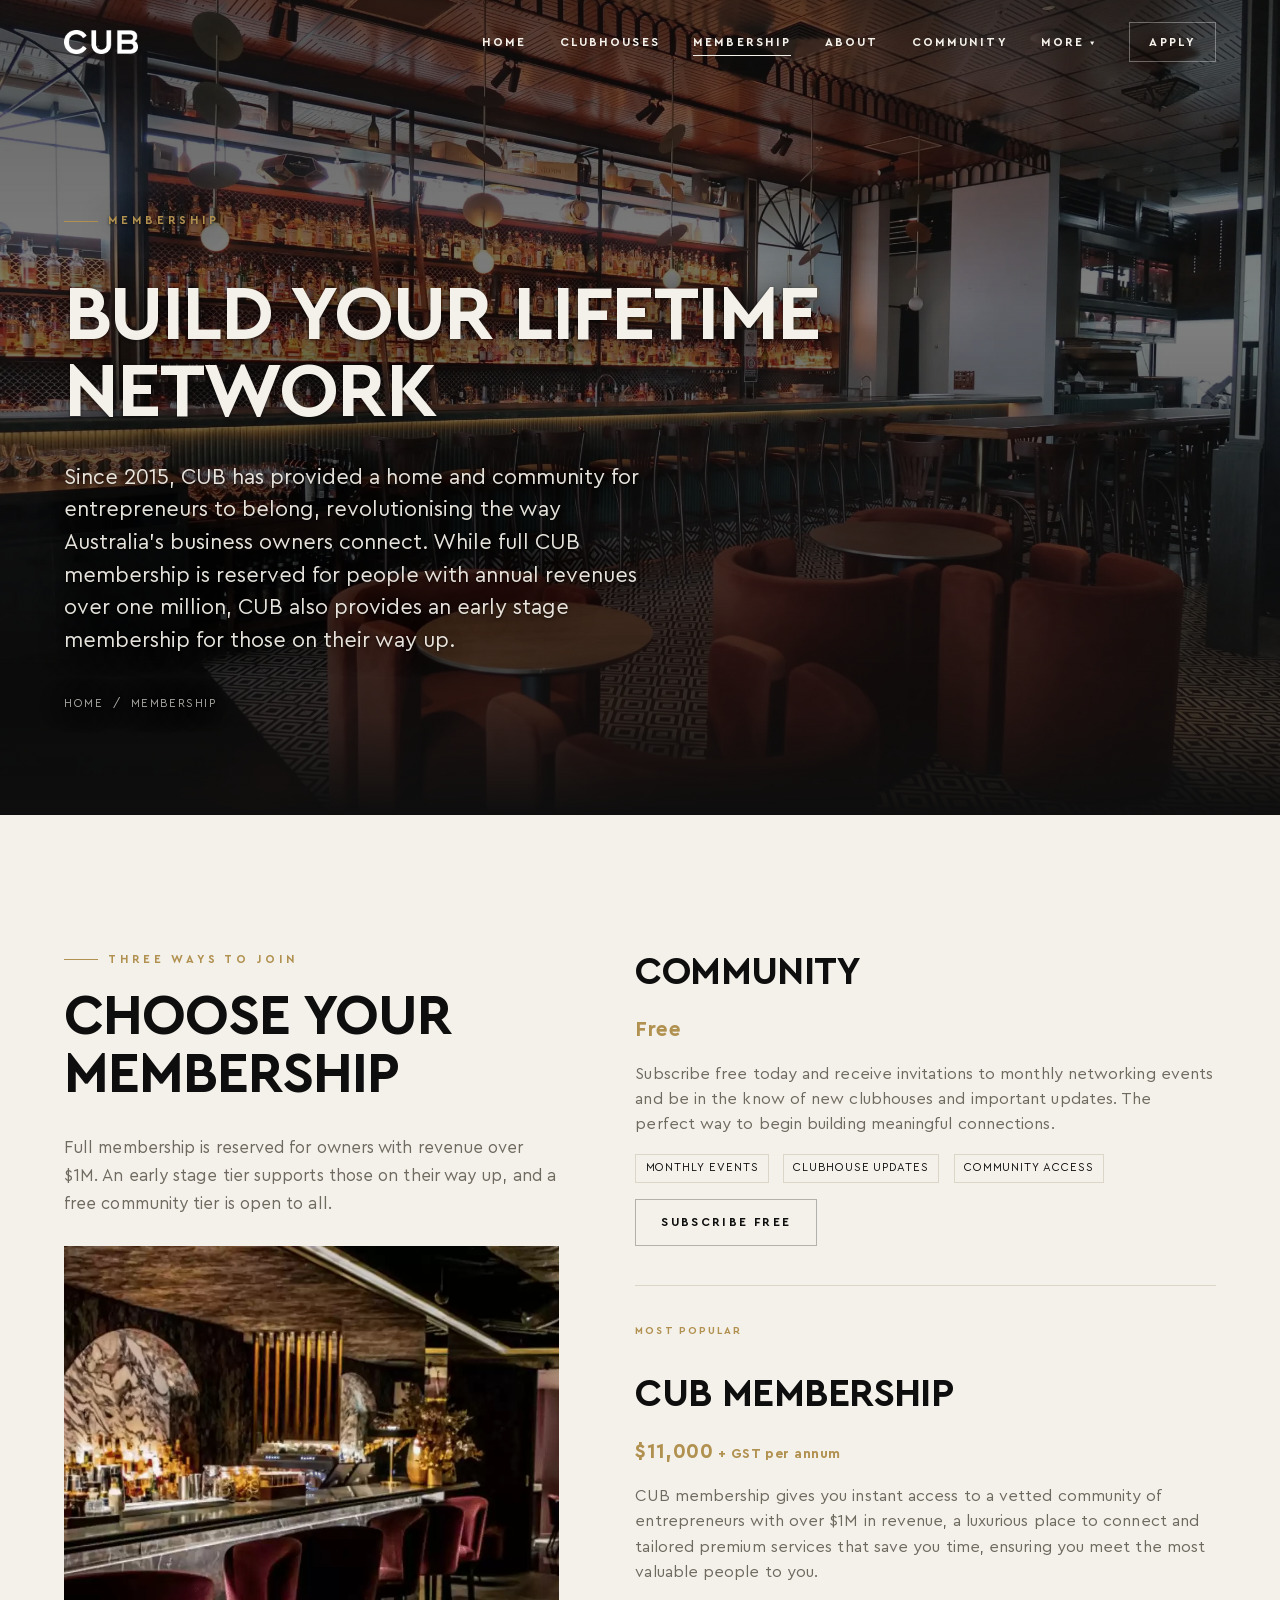
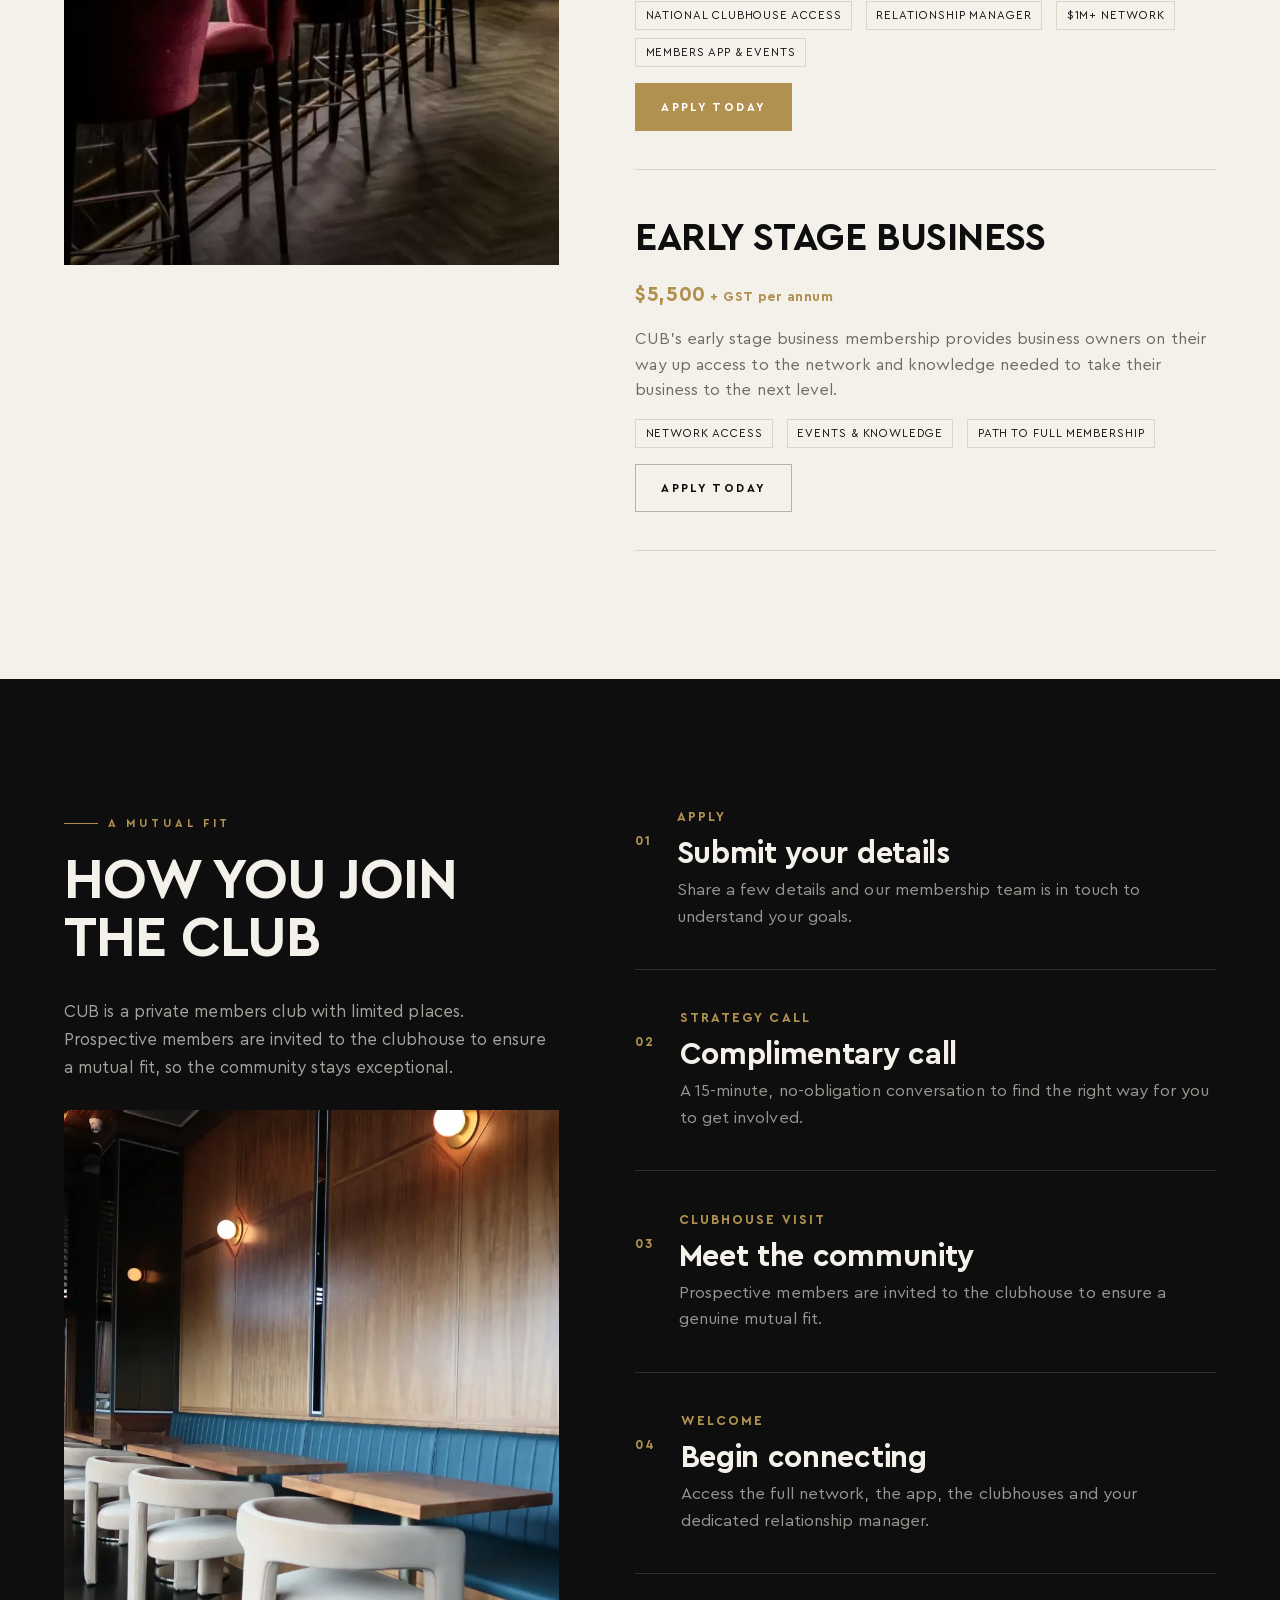
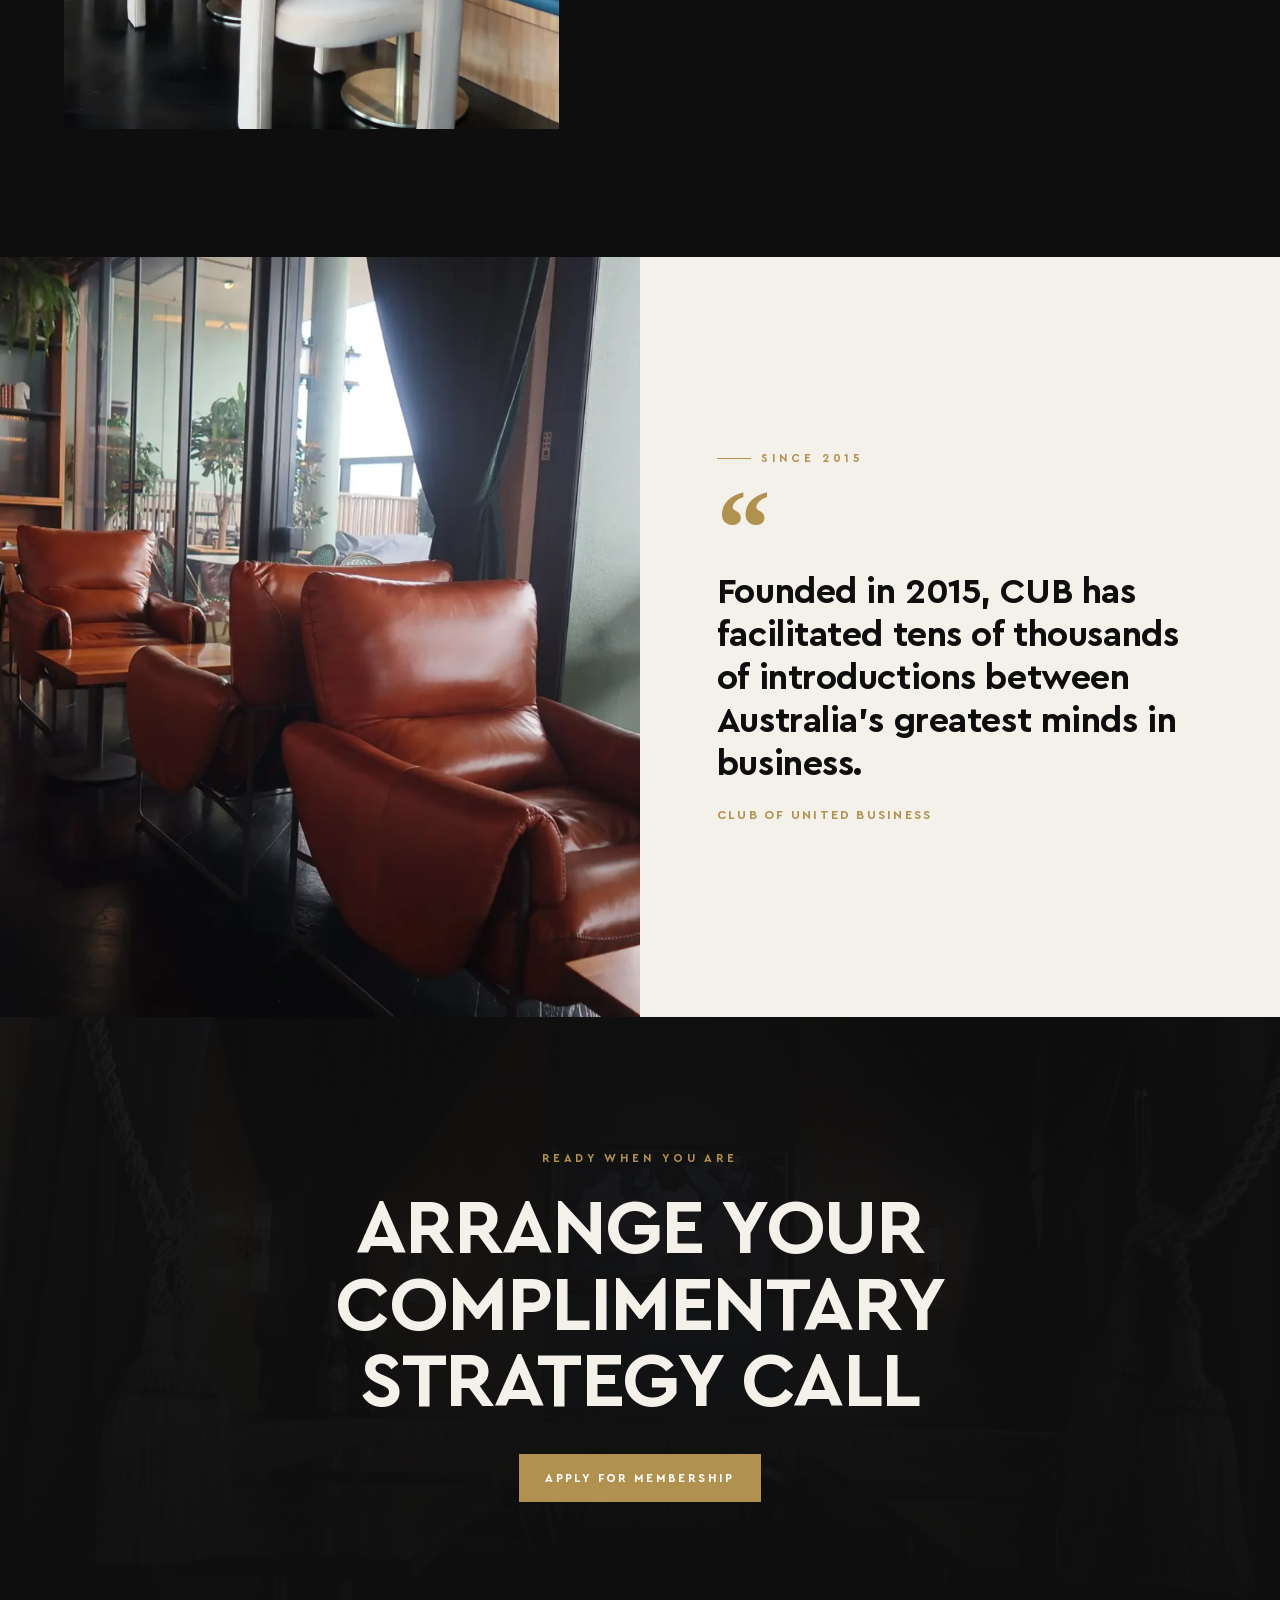
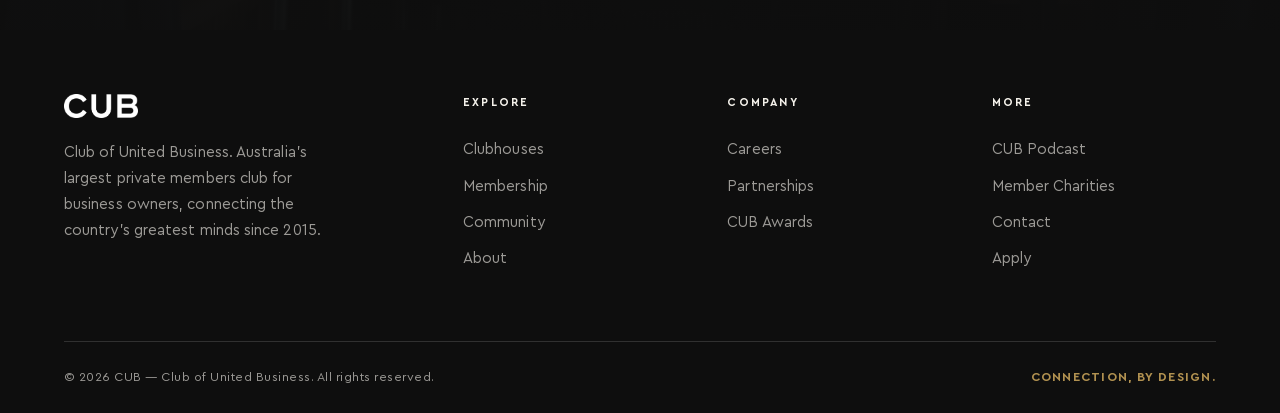
<file: membership.html>
<!DOCTYPE html>
<html lang="en">
<head>
<meta charset="UTF-8" />
<meta name="viewport" content="width=device-width, initial-scale=1.0" />
<title>Membership · CUB — Club of United Business</title>
<meta name="description" content="Build your lifetime network. CUB membership gives you instant access to a vetted community of entrepreneurs with over $1M in revenue. Early stage membership available for business owners on their way up." />
<meta name="theme-color" content="#0e0e0e" />
<link rel="icon" type="image/png" href="assets/img/brandmark.png" />
<link rel="preload" href="assets/fonts/CeraPro-Regular.woff2" as="font" type="font/woff2" crossorigin />
<link rel="preload" href="assets/fonts/CeraPro-Bold.woff2" as="font" type="font/woff2" crossorigin />
<link rel="stylesheet" href="styles.css?v=27" />
</head>
<body>

<header class="hdr hdr--over" id="hdr">
  <div class="hdr-inner">
    <a href="index.html" class="hdr-logo" aria-label="CUB home"><img src="assets/img/logo.png" alt="CUB" /></a>
    <nav class="hdr-nav" aria-label="Primary">
      <a href="index.html">Home</a>
      <a href="clubhouses.html">Clubhouses</a>
      <a href="membership.html">Membership</a>
      <a href="about.html">About</a>
      <a href="community.html">Community</a>
      <div class="nav-drop">
        <button class="nav-drop-trigger" aria-haspopup="true" aria-expanded="false">More <span class="caret">&#9662;</span></button>
        <div class="dropdown">
          <a href="podcast.html">CUB Podcast</a>
          <a href="awards.html">CUB Awards</a>
          <a href="partnerships.html">Partnerships</a>
          <a href="careers.html">Careers</a>
          <a href="charities.html">Member Charities</a>
        </div>
      </div>
      <a href="contact.html" class="btn"><span>Apply</span></a>
    </nav>
    <button class="burger" id="burger" aria-label="Menu" aria-expanded="false"><span></span><span></span><span></span></button>
  </div>
</header>
<div class="drawer" id="drawer">
  <a href="index.html">Home</a>
  <a href="clubhouses.html">Clubhouses</a>
  <a href="membership.html">Membership</a>
  <a href="about.html">About</a>
  <a href="community.html">Community</a>
  <a href="contact.html">Apply</a>
  <div class="drawer-sub">
    <a href="podcast.html">CUB Podcast</a>
    <a href="awards.html">CUB Awards</a>
    <a href="partnerships.html">Partnerships</a>
    <a href="careers.html">Careers</a>
    <a href="charities.html">Member Charities</a>
  </div>
  <span class="drawer-cta">Connection, by design.</span>
</div>

<main>

<!-- PAGE HERO -->
<section class="phero">
  <div class="phero-bg"><img src="assets/img/parramatta.webp" alt="CUB members" /></div>
  <div class="wrap">
    <p class="kicker">Membership</p>
    <h1 class="h1" style="margin-top:1.4rem;max-width:16ch">Build your lifetime network</h1>
    <p class="lede">Since 2015, CUB has provided a home and community for entrepreneurs to belong, revolutionising the way Australia's business owners connect. While full CUB membership is reserved for people with annual revenues over one million, CUB also provides an early stage membership for those on their way up.</p>
    <p class="crumbs"><a href="index.html">Home</a> &nbsp;/&nbsp; Membership</p>
  </div>
</section>

<!-- TIERS (sticky split) -->
<section class="section">
  <div class="wrap stick">
    <aside class="stick-aside rv">
      <p class="kicker">Three ways to join</p>
      <h2 class="h2">Choose your membership</h2>
      <p class="body-lg" style="margin-bottom:1.8rem">Full membership is reserved for owners with revenue over $1M. An early stage tier supports those on their way up, and a free community tier is open to all.</p>
      <div class="stick-figure"><img src="assets/img/member1.webp" alt="A CUB international clubhouse bar" /></div>
    </aside>
    <div class="stick-main">
    <div class="tiers">
      <article class="tier rv">
        <div class="tier-name">
          <h3>Community</h3>
          <span class="tier-price"><b>Free</b></span>
        </div>
        <div class="tier-desc">
          Subscribe free today and receive invitations to monthly networking events and be in the know of new clubhouses and important updates. The perfect way to begin building meaningful connections.
          <div class="feat"><span>Monthly events</span><span>Clubhouse updates</span><span>Community access</span></div>
        </div>
        <div class="tier-cta"><a href="contact.html" class="btn btn--ghost"><span>Subscribe Free</span></a></div>
      </article>

      <article class="tier tier--featured rv">
        <div class="tier-name">
          <h3>CUB Membership</h3>
          <span class="tier-price"><b>$11,000</b> + GST per annum</span>
        </div>
        <div class="tier-desc">
          CUB membership gives you instant access to a vetted community of entrepreneurs with over $1M in revenue, a luxurious place to connect and tailored premium services that save you time, ensuring you meet the most valuable people to you.
          <div class="feat"><span>National clubhouse access</span><span>Relationship manager</span><span>$1M+ network</span><span>Members app &amp; events</span></div>
        </div>
        <div class="tier-cta"><a href="contact.html" class="btn btn--gold"><span>Apply Today</span></a></div>
      </article>

      <article class="tier rv">
        <div class="tier-name">
          <h3>Early Stage Business</h3>
          <span class="tier-price"><b>$5,500</b> + GST per annum</span>
        </div>
        <div class="tier-desc">
          CUB's early stage business membership provides business owners on their way up access to the network and knowledge needed to take their business to the next level.
          <div class="feat"><span>Network access</span><span>Events &amp; knowledge</span><span>Path to full membership</span></div>
        </div>
        <div class="tier-cta"><a href="contact.html" class="btn btn--ghost"><span>Apply Today</span></a></div>
      </article>
    </div>
    </div>
  </div>
</section>

<!-- HOW TO JOIN -->
<section class="section dark">
  <div class="wrap stick">
    <aside class="stick-aside rv">
      <p class="kicker">A mutual fit</p>
      <h2 class="h2">How you join the club</h2>
      <p class="body-lg" style="margin-bottom:1.8rem">CUB is a private members club with limited places. Prospective members are invited to the clubhouse to ensure a mutual fit, so the community stays exceptional.</p>
      <div class="stick-figure"><img src="assets/img/event4.webp" alt="CUB members at a clubhouse" /></div>
    </aside>
    <div class="stick-main">
    <div class="rows">
      <article class="row rv">
        <div class="row-num">01</div>
        <div class="row-title"><span class="row-sub">Apply</span><h2 class="h3">Submit your details</h2></div>
        <div class="row-body"><p>Share a few details and our membership team is in touch to understand your goals.</p></div>
      </article>
      <article class="row rv">
        <div class="row-num">02</div>
        <div class="row-title"><span class="row-sub">Strategy call</span><h2 class="h3">Complimentary call</h2></div>
        <div class="row-body"><p>A 15-minute, no-obligation conversation to find the right way for you to get involved.</p></div>
      </article>
      <article class="row rv">
        <div class="row-num">03</div>
        <div class="row-title"><span class="row-sub">Clubhouse visit</span><h2 class="h3">Meet the community</h2></div>
        <div class="row-body"><p>Prospective members are invited to the clubhouse to ensure a genuine mutual fit.</p></div>
      </article>
      <article class="row rv">
        <div class="row-num">04</div>
        <div class="row-title"><span class="row-sub">Welcome</span><h2 class="h3">Begin connecting</h2></div>
        <div class="row-body"><p>Access the full network, the app, the clubhouses and your dedicated relationship manager.</p></div>
      </article>
    </div>
    </div>
  </div>
</section>

<!-- PULL QUOTE BAND -->
<section class="feature">
  <div class="feature-media rv"><img src="assets/img/event3.webp" alt="A CUB clubhouse" /></div>
  <div class="feature-body rv">
    <p class="kicker">Since 2015</p>
    <blockquote class="pullquote" style="margin-top:1.4rem">
      Founded in 2015, CUB has facilitated tens of thousands of introductions between Australia's greatest minds in business.
      <cite>Club of United Business</cite>
    </blockquote>
  </div>
</section>

<!-- CTA -->
<section class="section imgband" style="text-align:center">
  <div class="imgband-bg"><img src="assets/img/event2.webp" alt="" aria-hidden="true" /></div>
  <div class="wrap">
    <p class="kicker no-rule rv" style="justify-content:center">Ready when you are</p>
    <h2 class="h1 rv" style="margin:1.4rem auto 2rem;max-width:18ch">Arrange your complimentary strategy call</h2>
    <a href="contact.html" class="btn btn--gold rv"><span>Apply for Membership</span></a>
  </div>
</section>

</main>

<footer class="ftr">
  <div class="wrap">
    <div class="ftr-main">
      <div class="ftr-brand">
        <img src="assets/img/logo.png" alt="CUB" />
        <p>Club of United Business. Australia's largest private members club for business owners, connecting the country's greatest minds since 2015.</p>
      </div>
      <div class="ftr-col"><h4>Explore</h4><a href="clubhouses.html">Clubhouses</a><a href="membership.html">Membership</a><a href="community.html">Community</a><a href="about.html">About</a></div>
      <div class="ftr-col"><h4>Company</h4><a href="careers.html">Careers</a><a href="partnerships.html">Partnerships</a><a href="awards.html">CUB Awards</a></div>
      <div class="ftr-col"><h4>More</h4><a href="podcast.html">CUB Podcast</a><a href="charities.html">Member Charities</a><a href="contact.html">Contact</a><a href="contact.html">Apply</a></div>
    </div>
    <div class="ftr-bottom">
      <p>© 2026 CUB — Club of United Business. All rights reserved.</p>
      <p class="tagline">Connection, by design.</p>
    </div>
  </div>
</footer>

<a href="contact.html" class="scta" id="scta">Apply for Membership</a>
<script src="script.js?v=27"></script>
</body>
</html>
</file>
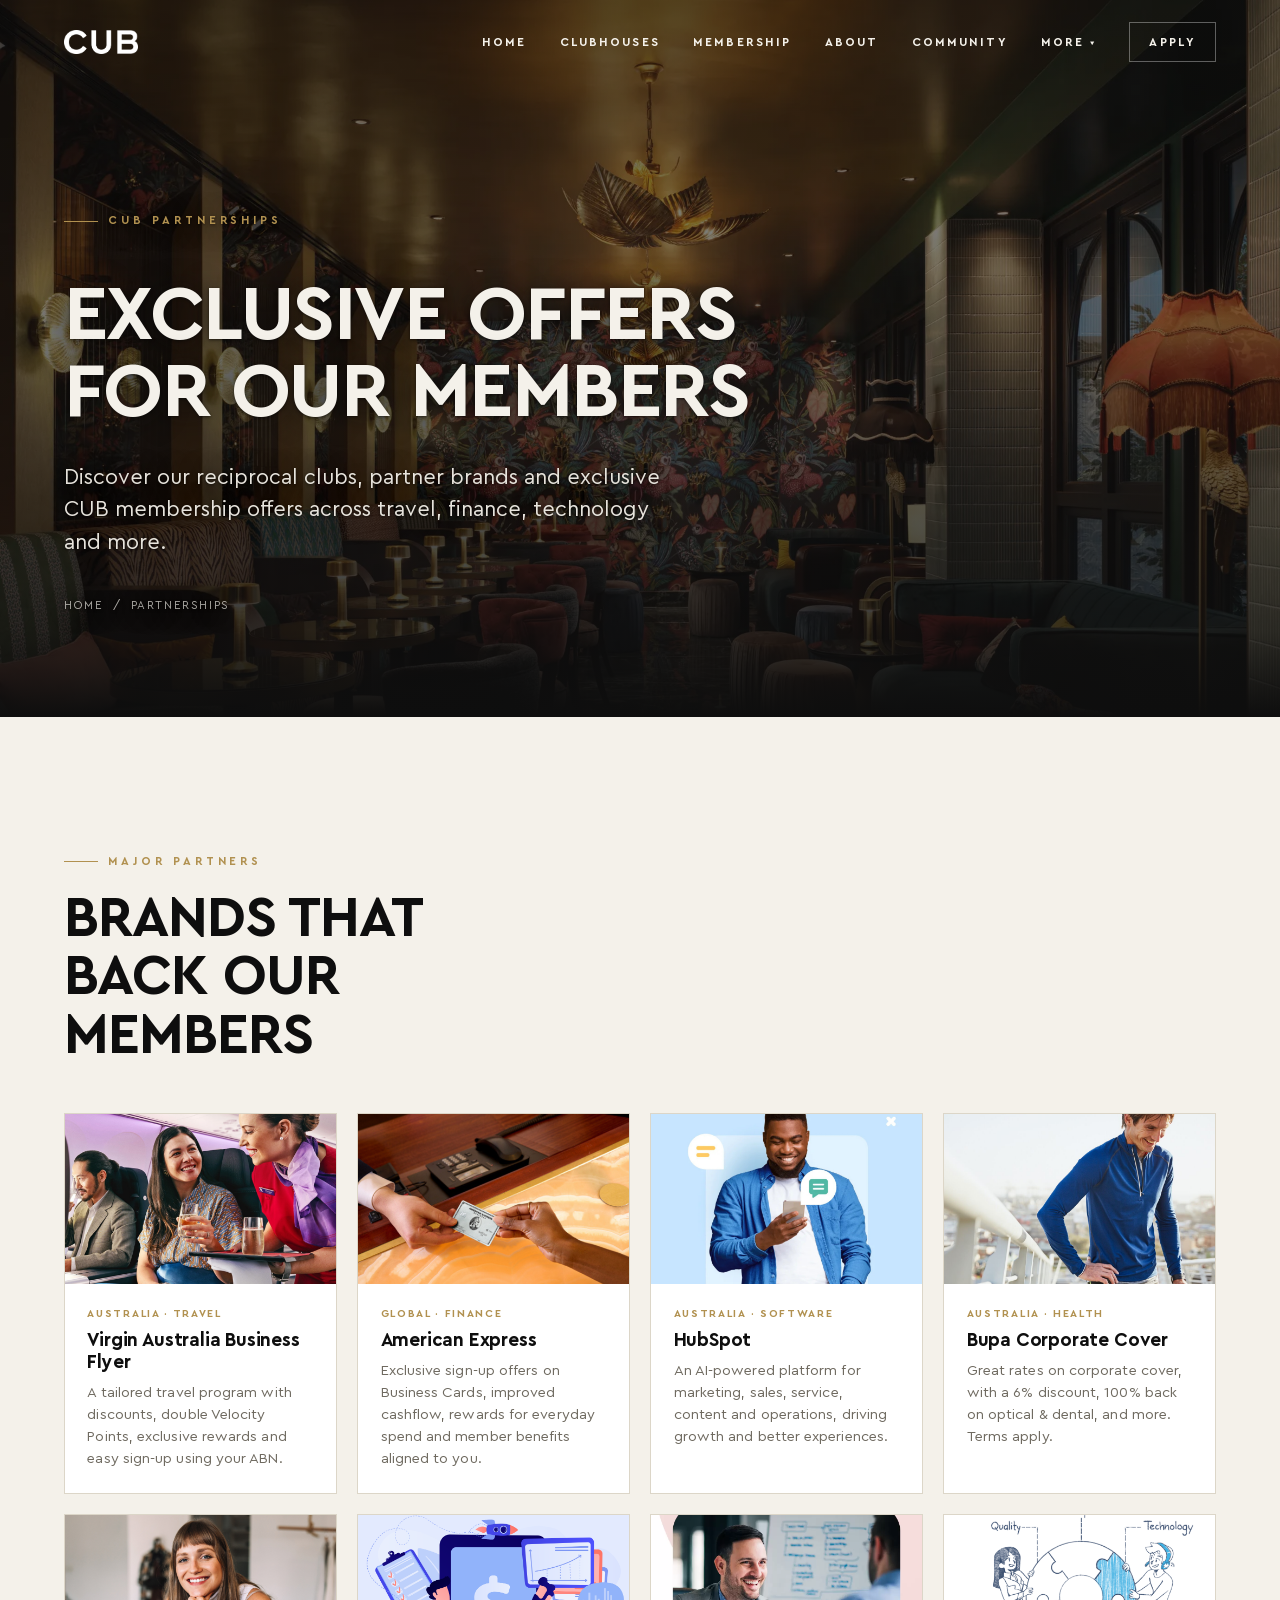
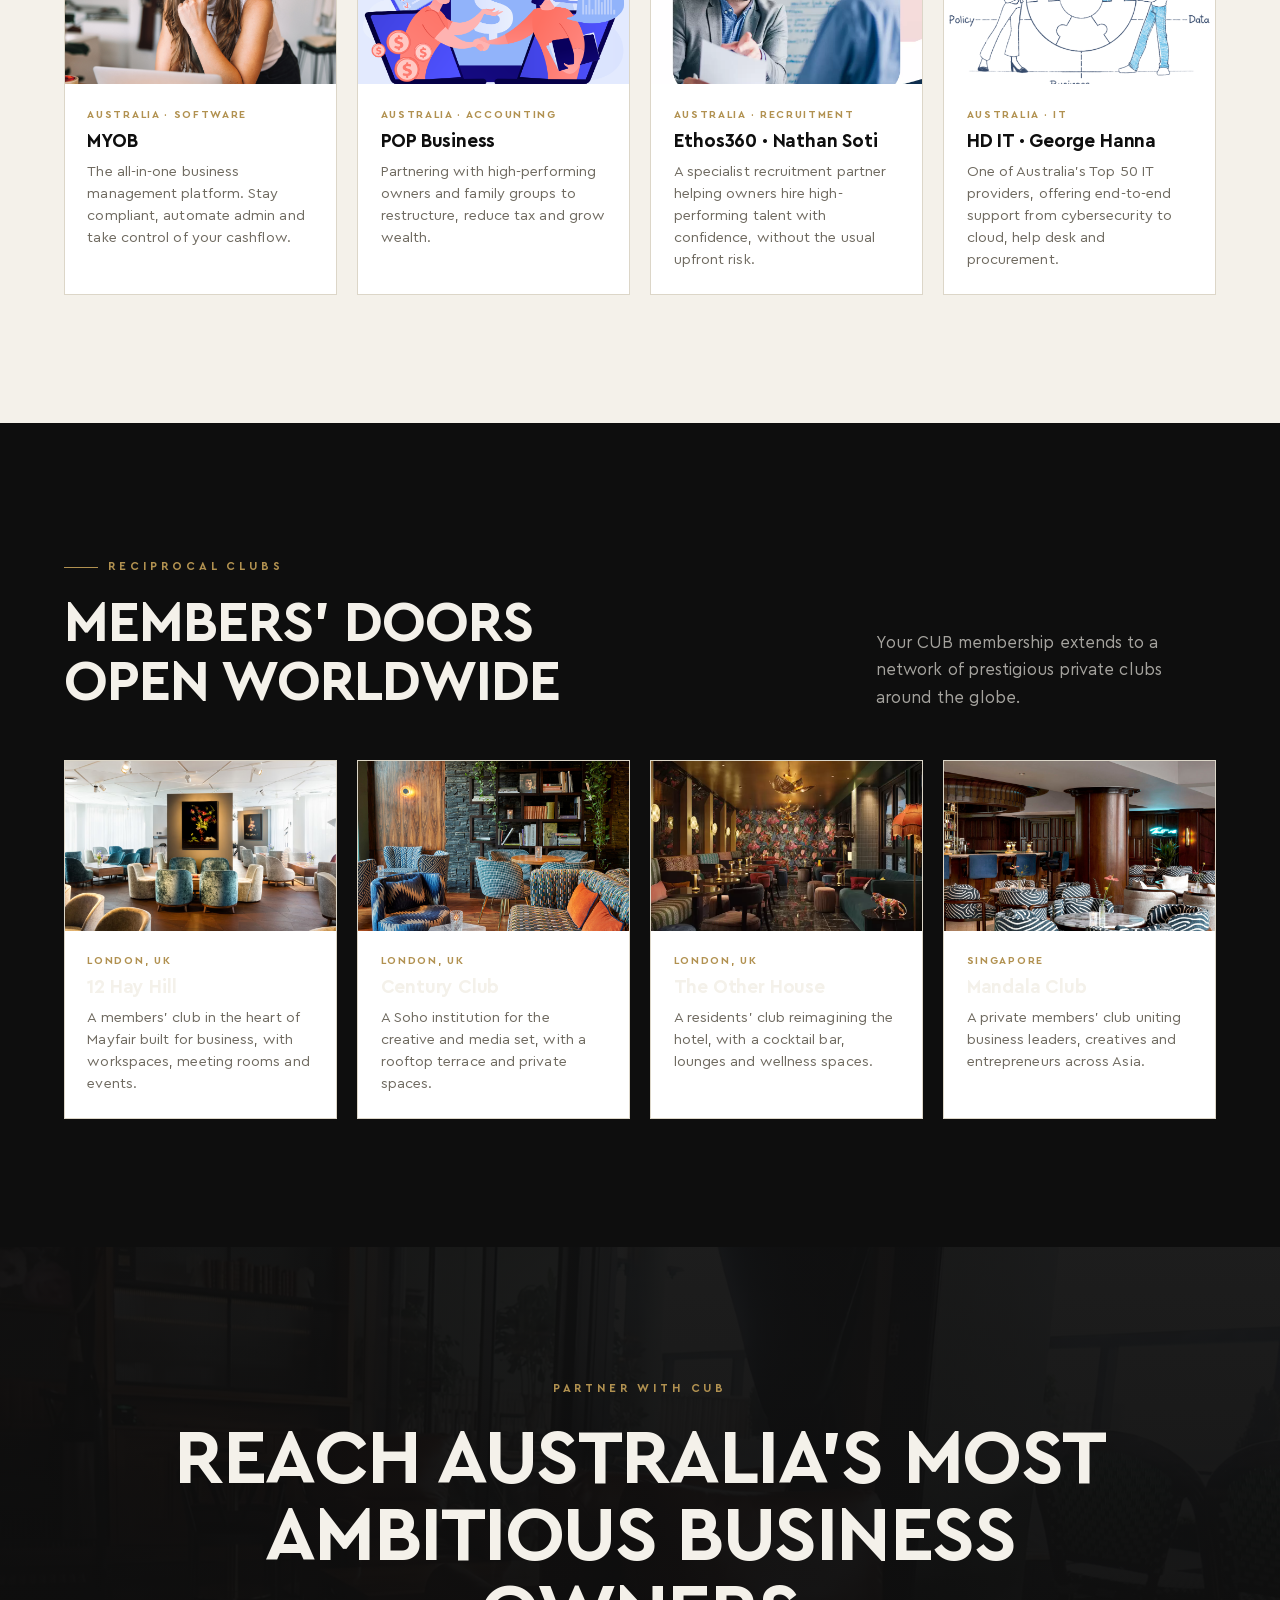
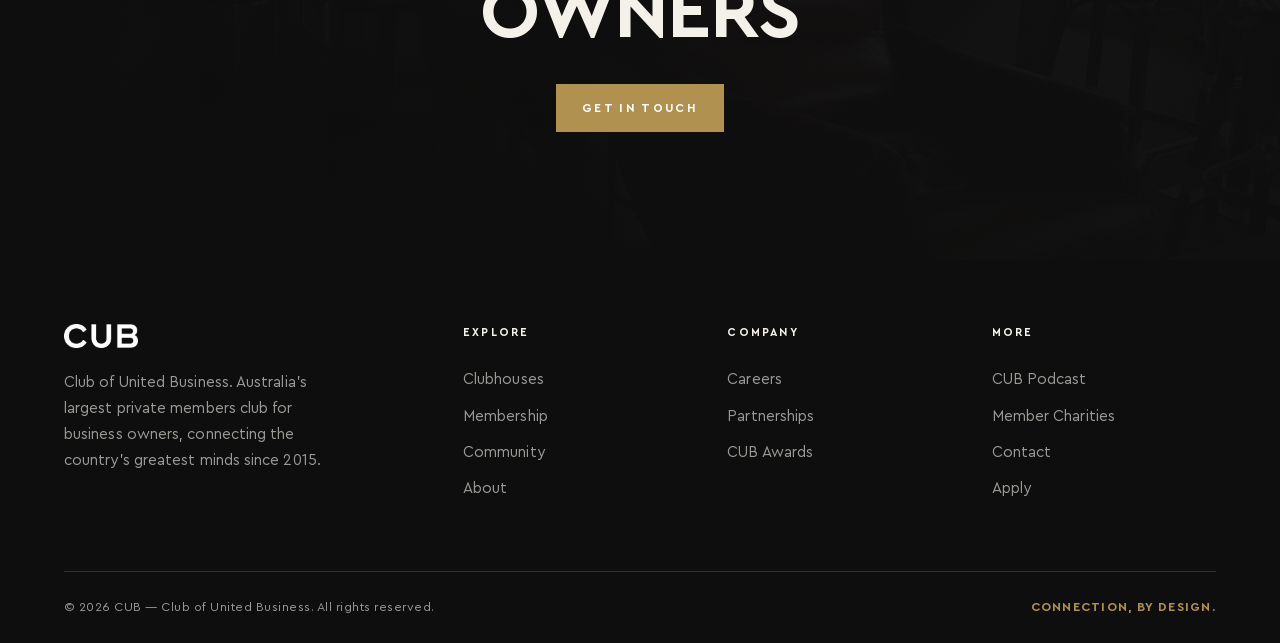
<file: partnerships.html>
<!DOCTYPE html>
<html lang="en">
<head>
<meta charset="UTF-8" />
<meta name="viewport" content="width=device-width, initial-scale=1.0" />
<title>Partnerships · CUB — Club of United Business</title>
<meta name="description" content="Discover CUB's reciprocal clubs, partner brands and exclusive member offers, from Virgin Australia and American Express to HubSpot, Airwallex, Bupa and more." />
<meta name="theme-color" content="#0e0e0e" />
<link rel="icon" type="image/png" href="assets/img/brandmark.png" />
<link rel="preload" href="assets/fonts/CeraPro-Regular.woff2" as="font" type="font/woff2" crossorigin />
<link rel="preload" href="assets/fonts/CeraPro-Bold.woff2" as="font" type="font/woff2" crossorigin />
<link rel="stylesheet" href="styles.css?v=27" />
</head>
<body>

<header class="hdr hdr--over" id="hdr">
  <div class="hdr-inner">
    <a href="index.html" class="hdr-logo" aria-label="CUB home"><img src="assets/img/logo.png" alt="CUB" /></a>
    <nav class="hdr-nav" aria-label="Primary">
      <a href="index.html">Home</a>
      <a href="clubhouses.html">Clubhouses</a>
      <a href="membership.html">Membership</a>
      <a href="about.html">About</a>
      <a href="community.html">Community</a>
      <div class="nav-drop">
        <button class="nav-drop-trigger" aria-haspopup="true" aria-expanded="false">More <span class="caret">&#9662;</span></button>
        <div class="dropdown">
          <a href="podcast.html">CUB Podcast</a>
          <a href="awards.html">CUB Awards</a>
          <a href="partnerships.html">Partnerships</a>
          <a href="careers.html">Careers</a>
          <a href="charities.html">Member Charities</a>
        </div>
      </div>
      <a href="contact.html" class="btn"><span>Apply</span></a>
    </nav>
    <button class="burger" id="burger" aria-label="Menu" aria-expanded="false"><span></span><span></span><span></span></button>
  </div>
</header>
<div class="drawer" id="drawer">
  <a href="index.html">Home</a>
  <a href="clubhouses.html">Clubhouses</a>
  <a href="membership.html">Membership</a>
  <a href="about.html">About</a>
  <a href="community.html">Community</a>
  <a href="contact.html">Apply</a>
  <div class="drawer-sub">
    <a href="podcast.html">CUB Podcast</a>
    <a href="awards.html">CUB Awards</a>
    <a href="partnerships.html">Partnerships</a>
    <a href="careers.html">Careers</a>
    <a href="charities.html">Member Charities</a>
  </div>
  <span class="drawer-cta">Connection, by design.</span>
</div>

<main>

<!-- HERO -->
<section class="phero">
  <div class="phero-bg"><img src="assets/img/international.webp" alt="CUB partnerships" /></div>
  <div class="wrap">
    <p class="kicker">CUB Partnerships</p>
    <h1 class="h1" style="margin-top:1.4rem;max-width:16ch">Exclusive offers for our members</h1>
    <p class="lede">Discover our reciprocal clubs, partner brands and exclusive CUB membership offers across travel, finance, technology and more.</p>
    <p class="crumbs"><a href="index.html">Home</a> &nbsp;/&nbsp; Partnerships</p>
  </div>
</section>

<!-- MAJOR PARTNERS -->
<section class="section">
  <div class="wrap">
    <div class="loc-head rv" style="margin-bottom:clamp(2rem,4vw,3rem)">
      <div><p class="kicker">Major partners</p><h2 class="h2" style="margin-top:1.2rem">Brands that back our members</h2></div>
    </div>
    <div class="cards rv">
      <article class="partner"><div class="partner-img"><img src="assets/img/pt-virgin.png" alt="Virgin Australia" /></div><div class="partner-body"><span class="meta">Australia · Travel</span><h3>Virgin Australia Business Flyer</h3><p>A tailored travel program with discounts, double Velocity Points, exclusive rewards and easy sign-up using your ABN.</p></div></article>
      <article class="partner"><div class="partner-img"><img src="assets/img/pt-amex.png" alt="American Express" /></div><div class="partner-body"><span class="meta">Global · Finance</span><h3>American Express</h3><p>Exclusive sign-up offers on Business Cards, improved cashflow, rewards for everyday spend and member benefits aligned to you.</p></div></article>
      <article class="partner"><div class="partner-img"><img src="assets/img/pt-hubspot.png" alt="HubSpot" /></div><div class="partner-body"><span class="meta">Australia · Software</span><h3>HubSpot</h3><p>An AI-powered platform for marketing, sales, service, content and operations, driving growth and better experiences.</p></div></article>
      <article class="partner"><div class="partner-img"><img src="assets/img/pt-bupa.png" alt="Bupa" /></div><div class="partner-body"><span class="meta">Australia · Health</span><h3>Bupa Corporate Cover</h3><p>Great rates on corporate cover, with a 6% discount, 100% back on optical &amp; dental, and more. Terms apply.</p></div></article>
      <article class="partner"><div class="partner-img"><img src="assets/img/pt-myob.png" alt="MYOB" /></div><div class="partner-body"><span class="meta">Australia · Software</span><h3>MYOB</h3><p>The all-in-one business management platform. Stay compliant, automate admin and take control of your cashflow.</p></div></article>
      <article class="partner"><div class="partner-img"><img src="assets/img/pt-pop.png" alt="POP Business" /></div><div class="partner-body"><span class="meta">Australia · Accounting</span><h3>POP Business</h3><p>Partnering with high-performing owners and family groups to restructure, reduce tax and grow wealth.</p></div></article>
      <article class="partner"><div class="partner-img"><img src="assets/img/pt-ethos.webp" alt="Ethos360" /></div><div class="partner-body"><span class="meta">Australia · Recruitment</span><h3>Ethos360 · Nathan Soti</h3><p>A specialist recruitment partner helping owners hire high-performing talent with confidence, without the usual upfront risk.</p></div></article>
      <article class="partner"><div class="partner-img"><img src="assets/img/pt-hdit.png" alt="HD IT" /></div><div class="partner-body"><span class="meta">Australia · IT</span><h3>HD IT · George Hanna</h3><p>One of Australia's Top 50 IT providers, offering end-to-end support from cybersecurity to cloud, help desk and procurement.</p></div></article>
    </div>
  </div>
</section>

<!-- RECIPROCAL CLUBS -->
<section class="section dark">
  <div class="wrap">
    <div class="loc-head rv" style="margin-bottom:clamp(2rem,4vw,3rem)">
      <div><p class="kicker">Reciprocal clubs</p><h2 class="h2" style="margin-top:1.2rem">Members' doors open worldwide</h2></div>
      <p class="body-lg" style="max-width:34ch">Your CUB membership extends to a network of prestigious private clubs around the globe.</p>
    </div>
    <div class="cards rv">
      <article class="partner"><div class="partner-img"><img src="assets/img/pt-hayhill.png" alt="12 Hay Hill" /></div><div class="partner-body"><span class="meta">London, UK</span><h3>12 Hay Hill</h3><p>A members' club in the heart of Mayfair built for business, with workspaces, meeting rooms and events.</p></div></article>
      <article class="partner"><div class="partner-img"><img src="assets/img/pt-century.png" alt="Century Club" /></div><div class="partner-body"><span class="meta">London, UK</span><h3>Century Club</h3><p>A Soho institution for the creative and media set, with a rooftop terrace and private spaces.</p></div></article>
      <article class="partner"><div class="partner-img"><img src="assets/img/pt-otherhouse.webp" alt="The Other House" /></div><div class="partner-body"><span class="meta">London, UK</span><h3>The Other House</h3><p>A residents' club reimagining the hotel, with a cocktail bar, lounges and wellness spaces.</p></div></article>
      <article class="partner"><div class="partner-img"><img src="assets/img/pt-mandala.png" alt="Mandala Club" /></div><div class="partner-body"><span class="meta">Singapore</span><h3>Mandala Club</h3><p>A private members' club uniting business leaders, creatives and entrepreneurs across Asia.</p></div></article>
    </div>
  </div>
</section>

<!-- CTA -->
<section class="section imgband" style="text-align:center">
  <div class="imgband-bg"><img src="assets/img/event3.webp" alt="" aria-hidden="true" /></div>
  <div class="wrap">
    <p class="kicker no-rule rv" style="justify-content:center">Partner with CUB</p>
    <h2 class="h1 rv" style="margin:1.4rem auto 2rem;max-width:20ch">Reach Australia's most ambitious business owners</h2>
    <a href="contact.html" class="btn btn--gold rv"><span>Get in Touch</span></a>
  </div>
</section>

</main>

<footer class="ftr">
  <div class="wrap">
    <div class="ftr-main">
      <div class="ftr-brand">
        <img src="assets/img/logo.png" alt="CUB" />
        <p>Club of United Business. Australia's largest private members club for business owners, connecting the country's greatest minds since 2015.</p>
      </div>
      <div class="ftr-col"><h4>Explore</h4><a href="clubhouses.html">Clubhouses</a><a href="membership.html">Membership</a><a href="community.html">Community</a><a href="about.html">About</a></div>
      <div class="ftr-col"><h4>Company</h4><a href="careers.html">Careers</a><a href="partnerships.html">Partnerships</a><a href="awards.html">CUB Awards</a></div>
      <div class="ftr-col"><h4>More</h4><a href="podcast.html">CUB Podcast</a><a href="charities.html">Member Charities</a><a href="contact.html">Contact</a><a href="contact.html">Apply</a></div>
    </div>
    <div class="ftr-bottom">
      <p>© 2026 CUB — Club of United Business. All rights reserved.</p>
      <p class="tagline">Connection, by design.</p>
    </div>
  </div>
</footer>

<a href="contact.html" class="scta" id="scta">Apply for Membership</a>
<script src="script.js?v=27"></script>
</body>
</html>
</file>
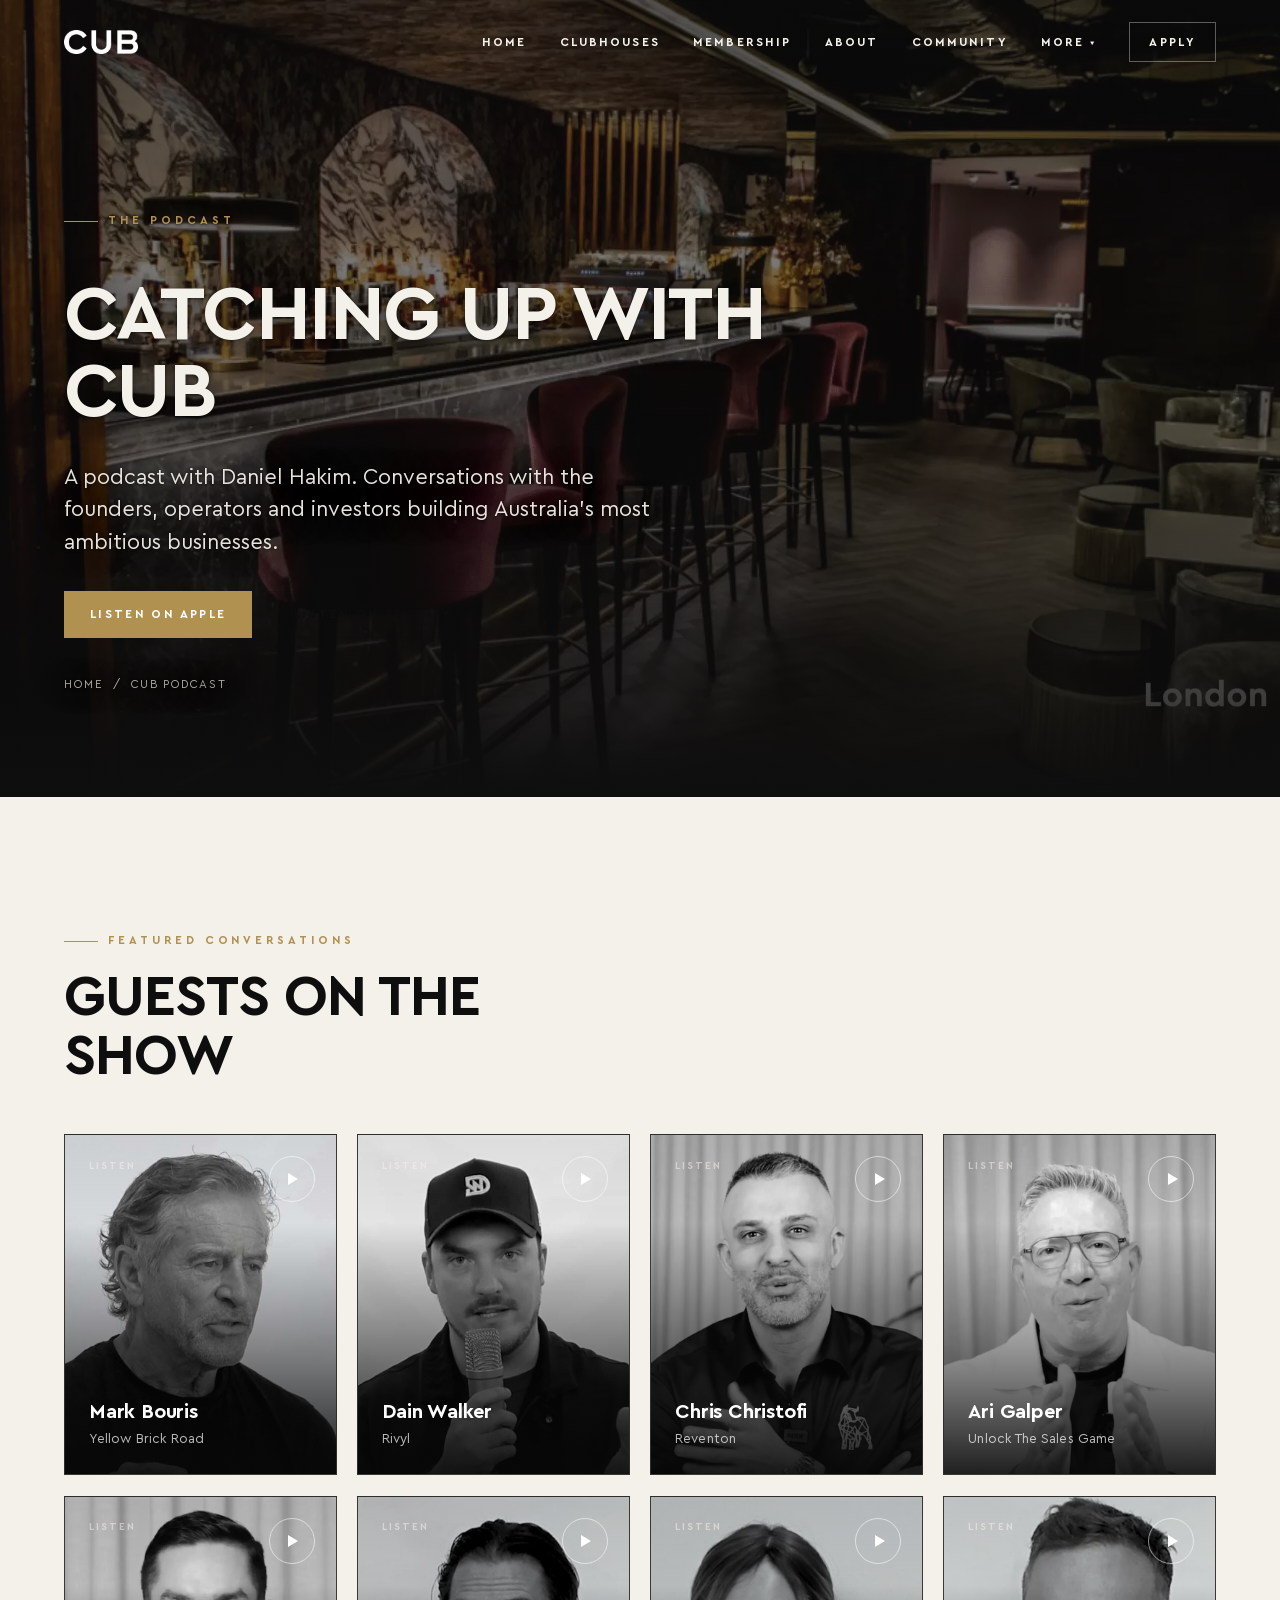
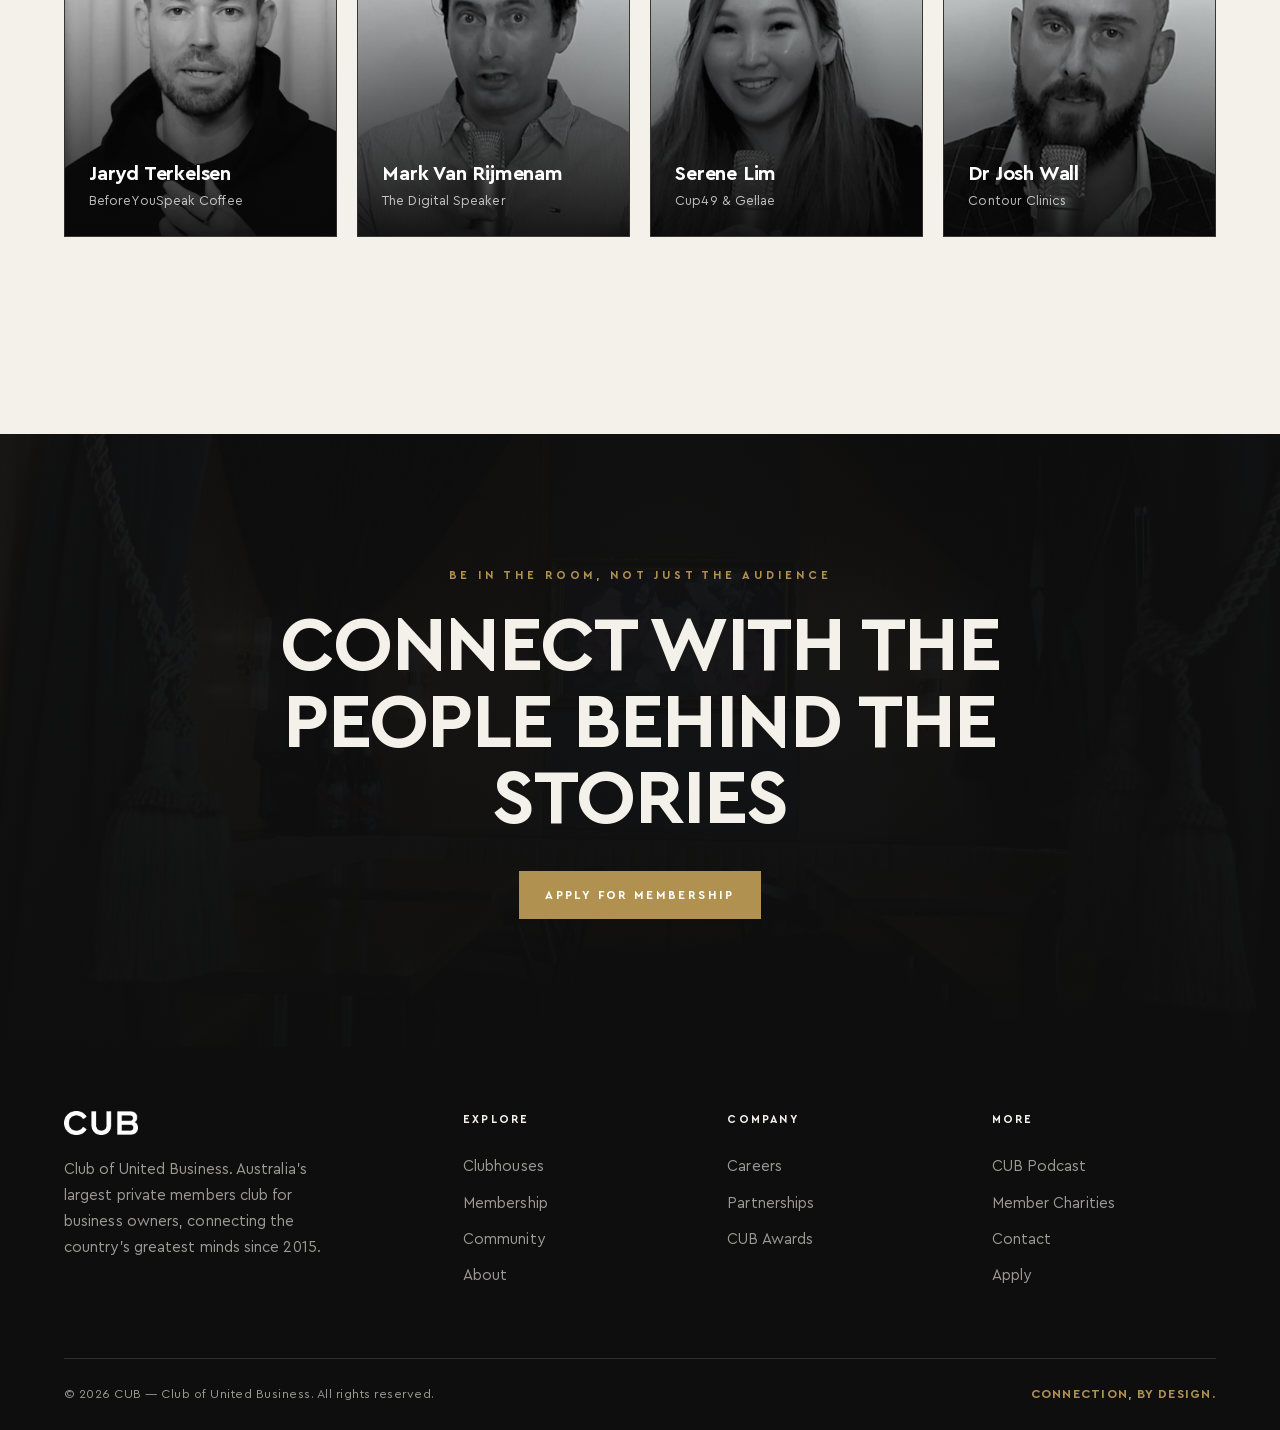
<file: podcast.html>
<!DOCTYPE html>
<html lang="en">
<head>
<meta charset="UTF-8" />
<meta name="viewport" content="width=device-width, initial-scale=1.0" />
<title>CUB Podcast · Catching up with CUB</title>
<meta name="description" content="Catching up with CUB, a podcast with Daniel Hakim. Conversations with the founders, operators and investors building Australia's most ambitious businesses." />
<meta name="theme-color" content="#0e0e0e" />
<link rel="icon" type="image/png" href="assets/img/brandmark.png" />
<link rel="preload" href="assets/fonts/CeraPro-Regular.woff2" as="font" type="font/woff2" crossorigin />
<link rel="preload" href="assets/fonts/CeraPro-Bold.woff2" as="font" type="font/woff2" crossorigin />
<link rel="stylesheet" href="styles.css?v=27" />
</head>
<body>

<header class="hdr hdr--over" id="hdr">
  <div class="hdr-inner">
    <a href="index.html" class="hdr-logo" aria-label="CUB home"><img src="assets/img/logo.png" alt="CUB" /></a>
    <nav class="hdr-nav" aria-label="Primary">
      <a href="index.html">Home</a>
      <a href="clubhouses.html">Clubhouses</a>
      <a href="membership.html">Membership</a>
      <a href="about.html">About</a>
      <a href="community.html">Community</a>
      <div class="nav-drop">
        <button class="nav-drop-trigger" aria-haspopup="true" aria-expanded="false">More <span class="caret">&#9662;</span></button>
        <div class="dropdown">
          <a href="podcast.html">CUB Podcast</a>
          <a href="awards.html">CUB Awards</a>
          <a href="partnerships.html">Partnerships</a>
          <a href="careers.html">Careers</a>
          <a href="charities.html">Member Charities</a>
        </div>
      </div>
      <a href="contact.html" class="btn"><span>Apply</span></a>
    </nav>
    <button class="burger" id="burger" aria-label="Menu" aria-expanded="false"><span></span><span></span><span></span></button>
  </div>
</header>
<div class="drawer" id="drawer">
  <a href="index.html">Home</a>
  <a href="clubhouses.html">Clubhouses</a>
  <a href="membership.html">Membership</a>
  <a href="about.html">About</a>
  <a href="community.html">Community</a>
  <a href="contact.html">Apply</a>
  <div class="drawer-sub">
    <a href="podcast.html">CUB Podcast</a>
    <a href="awards.html">CUB Awards</a>
    <a href="partnerships.html">Partnerships</a>
    <a href="careers.html">Careers</a>
    <a href="charities.html">Member Charities</a>
  </div>
  <span class="drawer-cta">Connection, by design.</span>
</div>

<main>

<!-- HERO -->
<section class="phero">
  <div class="phero-bg"><img src="assets/img/member1.webp" alt="The CUB Podcast" /></div>
  <div class="wrap">
    <p class="kicker">The Podcast</p>
    <h1 class="h1" style="margin-top:1.4rem;max-width:16ch">Catching up with CUB</h1>
    <p class="lede">A podcast with Daniel Hakim. Conversations with the founders, operators and investors building Australia's most ambitious businesses.</p>
    <div class="hero-actions" style="margin-top:2rem;display:flex;gap:1rem;flex-wrap:wrap">
      <a href="https://podcasts.apple.com" target="_blank" rel="noopener" class="btn btn--gold"><span>Listen on Apple</span></a>
      <a href="https://open.spotify.com" target="_blank" rel="noopener" class="btn btn--ghost"><span>Listen on Spotify</span></a>
    </div>
    <p class="crumbs"><a href="index.html">Home</a> &nbsp;/&nbsp; CUB Podcast</p>
  </div>
</section>

<!-- EPISODES / GUESTS -->
<section class="section">
  <div class="wrap">
    <div class="loc-head rv" style="margin-bottom:clamp(2rem,4vw,3rem)">
      <div><p class="kicker">Featured conversations</p><h2 class="h2" style="margin-top:1.2rem">Guests on the show</h2></div>
    </div>
    <div class="cards rv">
      <article class="member"><img src="assets/img/mem-mark.jpg" alt="Mark Bouris" /><span class="play"></span><span class="wm">Listen</span><h3>Mark Bouris</h3><p class="role">Yellow Brick Road</p></article>
      <article class="member"><img src="assets/img/mem-dain.jpg" alt="Dain Walker" /><span class="play"></span><span class="wm">Listen</span><h3>Dain Walker</h3><p class="role">Rivyl</p></article>
      <article class="member"><img src="assets/img/mem-chris.webp" alt="Chris Christofi" /><span class="play"></span><span class="wm">Listen</span><h3>Chris Christofi</h3><p class="role">Reventon</p></article>
      <article class="member"><img src="assets/img/mem-ari.webp" alt="Ari Galper" /><span class="play"></span><span class="wm">Listen</span><h3>Ari Galper</h3><p class="role">Unlock The Sales Game</p></article>
      <article class="member"><img src="assets/img/mem-jaryd.webp" alt="Jaryd Terkelsen" /><span class="play"></span><span class="wm">Listen</span><h3>Jaryd Terkelsen</h3><p class="role">BeforeYouSpeak Coffee</p></article>
      <article class="member"><img src="assets/img/mem-vanrij.jpg" alt="Mark Van Rijmenam" /><span class="play"></span><span class="wm">Listen</span><h3>Mark Van Rijmenam</h3><p class="role">The Digital Speaker</p></article>
      <article class="member"><img src="assets/img/mem-serene.jpg" alt="Serene Lim" /><span class="play"></span><span class="wm">Listen</span><h3>Serene Lim</h3><p class="role">Cup49 &amp; Gellae</p></article>
      <article class="member"><img src="assets/img/mem-josh.jpg" alt="Dr Josh Wall" /><span class="play"></span><span class="wm">Listen</span><h3>Dr Josh Wall</h3><p class="role">Contour Clinics</p></article>
    </div>
    <div style="text-align:center;margin-top:2.6rem">
      <a href="https://open.spotify.com" target="_blank" rel="noopener" class="tlink rv">Browse all episodes <span class="btn-arrow">→</span></a>
    </div>
  </div>
</section>

<!-- CTA -->
<section class="section imgband" style="text-align:center">
  <div class="imgband-bg"><img src="assets/img/event2.webp" alt="" aria-hidden="true" /></div>
  <div class="wrap">
    <p class="kicker no-rule rv" style="justify-content:center">Be in the room, not just the audience</p>
    <h2 class="h1 rv" style="margin:1.4rem auto 2rem;max-width:18ch">Connect with the people behind the stories</h2>
    <a href="contact.html" class="btn btn--gold rv"><span>Apply for Membership</span></a>
  </div>
</section>

</main>

<footer class="ftr">
  <div class="wrap">
    <div class="ftr-main">
      <div class="ftr-brand">
        <img src="assets/img/logo.png" alt="CUB" />
        <p>Club of United Business. Australia's largest private members club for business owners, connecting the country's greatest minds since 2015.</p>
      </div>
      <div class="ftr-col"><h4>Explore</h4><a href="clubhouses.html">Clubhouses</a><a href="membership.html">Membership</a><a href="community.html">Community</a><a href="about.html">About</a></div>
      <div class="ftr-col"><h4>Company</h4><a href="careers.html">Careers</a><a href="partnerships.html">Partnerships</a><a href="awards.html">CUB Awards</a></div>
      <div class="ftr-col"><h4>More</h4><a href="podcast.html">CUB Podcast</a><a href="charities.html">Member Charities</a><a href="contact.html">Contact</a><a href="contact.html">Apply</a></div>
    </div>
    <div class="ftr-bottom">
      <p>© 2026 CUB — Club of United Business. All rights reserved.</p>
      <p class="tagline">Connection, by design.</p>
    </div>
  </div>
</footer>

<a href="contact.html" class="scta" id="scta">Apply for Membership</a>
<script src="script.js?v=27"></script>
</body>
</html>
</file>
<file: styles.css>
/* ============================================================
   CUB — Club of United Business
   Typeface: Cera Pro (self-hosted, their real brand font)
   Palette: ink #0e0e0e · paper #f4f1ea · gold #b19150
   Design: editorial, restrained, private-members-club
   ============================================================ */

@font-face{
  font-family:'Cera Pro';
  src:url('assets/fonts/CeraPro-Regular.woff2') format('woff2'),
      url('assets/fonts/CeraPro-Regular.woff') format('woff');
  font-weight:400;font-style:normal;font-display:swap;
}
@font-face{
  font-family:'Cera Pro';
  src:url('assets/fonts/CeraPro-Bold.woff2') format('woff2'),
      url('assets/fonts/CeraPro-Bold.woff') format('woff');
  font-weight:700;font-style:normal;font-display:swap;
}

:root{
  --ink:#0e0e0e;
  --ink-2:#1a1a1a;
  --paper:#f4f1ea;
  --paper-2:#ece7dc;
  --gold:#b19150;
  --gold-lite:#c9a96a;
  --grey:#6f6a60;
  --grey-2:#9a9387;
  --line:#dcd6c8;
  --line-dark:rgba(255,255,255,.14);
  --white:#fff;
  --red:#cc2a24;
  --maxw:1280px;
  --gut:clamp(20px,5vw,72px);
  --ease:cubic-bezier(.16,.84,.44,1);
}

*{margin:0;padding:0;box-sizing:border-box}
html{scroll-behavior:smooth;-webkit-text-size-adjust:100%}
body{
  font-family:'Cera Pro',-apple-system,BlinkMacSystemFont,'Segoe UI',sans-serif;
  background:var(--paper);
  color:var(--ink);
  font-weight:400;
  line-height:1.55;
  letter-spacing:.005em;
  -webkit-font-smoothing:antialiased;
  text-rendering:optimizeLegibility;
}
img{display:block;max-width:100%}
a{color:inherit;text-decoration:none}
::selection{background:var(--gold);color:#fff}

/* ---------- layout primitives ---------- */
.wrap{max-width:var(--maxw);margin:0 auto;padding-inline:var(--gut)}
.section{padding-block:clamp(4.5rem,10vw,9rem)}
.section--tight{padding-block:clamp(3.5rem,7vw,6rem)}
.dark{background:var(--ink);color:var(--paper)}
.dark .muted{color:rgba(244,241,234,.55)}
.muted{color:var(--grey)}

/* ---------- type scale ---------- */
.kicker{
  font-size:.72rem;font-weight:700;letter-spacing:.34em;text-transform:uppercase;
  color:var(--gold);display:inline-flex;align-items:center;gap:.9em;
}
.kicker::before{content:"";width:34px;height:1px;background:var(--gold);display:inline-block}
.kicker.no-rule::before{display:none}

.h-display{
  font-weight:700;line-height:.92;letter-spacing:-.025em;
  font-size:clamp(3.2rem,10vw,8.5rem);text-transform:uppercase;
}
.h1{font-weight:700;line-height:1.0;letter-spacing:-.02em;font-size:clamp(2.6rem,6vw,5rem);text-transform:uppercase}
.h2{font-weight:700;line-height:1.04;letter-spacing:-.018em;font-size:clamp(2rem,4.4vw,3.6rem);text-transform:uppercase}
.h3{font-weight:700;line-height:1.1;letter-spacing:-.01em;font-size:clamp(1.3rem,2.4vw,1.9rem)}
.lede{font-size:clamp(1.1rem,1.7vw,1.4rem);line-height:1.5;font-weight:400;letter-spacing:0;max-width:46ch;color:var(--ink)}
.dark .lede{color:rgba(244,241,234,.82)}
.body-lg{font-size:1.06rem;line-height:1.65;color:var(--grey)}
.dark .body-lg{color:rgba(244,241,234,.66)}

/* ---------- buttons ---------- */
.btn{
  --bg:var(--ink);--fg:#fff;--bd:var(--ink);
  display:inline-flex;align-items:center;gap:.7em;
  font-weight:700;font-size:.74rem;letter-spacing:.2em;text-transform:uppercase;
  padding:1.15em 2.1em;border:1px solid var(--bd);background:var(--bg);color:var(--fg);
  cursor:pointer;transition:.45s var(--ease);position:relative;overflow:hidden;
}
.btn span{position:relative;z-index:1;transition:.45s var(--ease)}
.btn::after{content:"";position:absolute;inset:0;background:var(--gold);transform:translateY(101%);transition:transform .45s var(--ease);z-index:0}
.btn:hover::after{transform:translateY(0)}
.btn:hover{border-color:var(--gold);color:#fff}
.btn--gold{--bg:var(--gold);--fg:#fff;--bd:var(--gold)}
.btn--gold::after{background:var(--ink)}
.btn--gold:hover{border-color:var(--ink)}
.btn--ghost{--bg:transparent;--fg:var(--ink);--bd:rgba(14,14,14,.28)}
.dark .btn--ghost{--fg:var(--paper);--bd:rgba(255,255,255,.3)}
.btn--block{width:100%;justify-content:center}
.btn-arrow{font-size:1.1em;line-height:0}

.tlink{
  display:inline-flex;align-items:center;gap:.6em;font-weight:700;
  font-size:.74rem;letter-spacing:.2em;text-transform:uppercase;color:var(--ink);
  padding-bottom:.35em;border-bottom:1px solid var(--gold);transition:.4s var(--ease);
}
.dark .tlink{color:var(--paper)}
.tlink:hover{gap:1.1em;border-color:var(--ink)}
.dark .tlink:hover{border-color:var(--paper)}

/* ============================================================
   HEADER
   ============================================================ */
.hdr{
  position:fixed;inset:0 0 auto 0;z-index:200;
  transition:.5s var(--ease);
}
.hdr-inner{
  display:flex;align-items:center;justify-content:space-between;
  height:84px;padding-inline:var(--gut);max-width:1600px;margin:0 auto;
}
.hdr-logo img{height:24px;width:auto;transition:.4s}
.hdr-nav{display:flex;align-items:center;gap:clamp(1.4rem,2.6vw,3rem)}
.hdr-nav a:not(.btn){
  font-size:.74rem;font-weight:700;letter-spacing:.18em;text-transform:uppercase;
  position:relative;padding-block:.4em;
}
.hdr-nav a:not(.btn)::after{
  content:"";position:absolute;left:0;bottom:0;width:0;height:1px;background:currentColor;transition:width .4s var(--ease);
}
.hdr-nav a:not(.btn):hover::after,.hdr-nav a.active::after{width:100%}
.hdr-nav .btn{padding:.85em 1.6em}

/* light-on-dark (hero) vs solid scrolled */
.hdr--over{color:var(--paper)}
.hdr--over .hdr-logo img{filter:invert(1) brightness(2.2)}
.hdr--over .hdr-nav .btn{--bg:transparent;--fg:var(--paper);--bd:rgba(255,255,255,.34)}
.hdr.scrolled{background:var(--paper);color:var(--ink);box-shadow:0 1px 0 var(--line)}
.hdr.scrolled .hdr-inner{height:68px}
.hdr.scrolled .hdr-logo img{filter:none}
.hdr.scrolled .hdr-nav .btn{--bg:var(--ink);--fg:#fff;--bd:var(--ink)}

/* nav dropdown */
.nav-drop{position:relative;display:flex;align-items:center}
.nav-drop-trigger{background:none;border:0;cursor:pointer;color:inherit;font-family:inherit;font-size:.74rem;font-weight:700;letter-spacing:.18em;text-transform:uppercase;display:inline-flex;align-items:center;gap:.45em;padding-block:.4em}
.nav-drop-trigger .caret{font-size:.7em;transition:transform .35s var(--ease)}
.nav-drop:hover .caret,.nav-drop.open .caret{transform:rotate(180deg)}
.dropdown{position:absolute;top:100%;right:0;min-width:236px;background:var(--paper);border:1px solid var(--line);padding:.5rem 0;opacity:0;visibility:hidden;transform:translateY(10px);transition:.32s var(--ease);box-shadow:0 30px 56px -26px rgba(8,8,8,.55);z-index:60}
.dropdown::before{content:"";position:absolute;top:-14px;left:0;right:0;height:14px}
.nav-drop:hover .dropdown,.nav-drop:focus-within .dropdown,.nav-drop.open .dropdown{opacity:1;visibility:visible;transform:none}
.dropdown a{display:block;padding:.72rem 1.4rem;font-size:.72rem;font-weight:700;letter-spacing:.13em;text-transform:uppercase;color:var(--ink);white-space:nowrap;transition:.25s var(--ease)}
.dropdown a::after{display:none!important}
.dropdown a:hover,.dropdown a.active{background:var(--paper-2);color:var(--gold);padding-left:1.7rem}

/* mobile drawer secondary links */
.drawer-sub{display:flex;flex-wrap:wrap;gap:.3rem 1.4rem;margin-top:1.5rem;max-width:700px;width:100%}
.drawer-sub a{font-size:1rem;font-weight:500;letter-spacing:.06em;text-transform:uppercase;border:0;padding:.42rem 0;color:rgba(244,241,234,.66)}
.drawer-sub a:hover{color:var(--gold);padding-left:0}

.burger{display:none;flex-direction:column;gap:6px;background:none;border:0;cursor:pointer;padding:8px;z-index:210}
.burger span{width:26px;height:2px;background:currentColor;transition:.4s var(--ease)}
.burger[aria-expanded=true] span:nth-child(1){transform:translateY(8px) rotate(45deg)}
.burger[aria-expanded=true] span:nth-child(2){opacity:0}
.burger[aria-expanded=true] span:nth-child(3){transform:translateY(-8px) rotate(-45deg)}

.drawer{
  position:fixed;inset:0;z-index:205;background:var(--ink);color:var(--paper);
  display:flex;flex-direction:column;justify-content:center;gap:.1rem;padding:6rem var(--gut) 3rem;
  transform:translateY(-100%);transition:transform .6s var(--ease);overflow-y:auto;
}
.drawer.open{transform:translateY(0)}
.drawer > a{font-size:clamp(1.5rem,6.5vw,2.6rem);font-weight:700;text-transform:uppercase;letter-spacing:-.01em;padding-block:.12em;border-bottom:1px solid var(--line-dark);transition:.3s}
.drawer a:hover{color:var(--gold);padding-left:.4em}
.drawer .drawer-cta{font-size:.8rem;letter-spacing:.2em;color:var(--gold);margin-top:1.5rem;border:0}

/* ============================================================
   HERO (editorial split, full-bleed black)
   ============================================================ */
.hero{
  position:relative;min-height:clamp(560px,82svh,760px);background:#fff;color:var(--ink);
  display:flex;align-items:center;overflow:hidden;
}
.hero-bg{position:absolute;inset:0;z-index:0}
.hero-bg img{
  position:absolute;top:0;right:0;height:100%;width:auto;max-width:none;
  opacity:0;animation:heroIn 1.7s var(--ease) .25s forwards;
}
@keyframes heroIn{to{opacity:1}}
/* soften the seam so text never sits on the photo */
.hero-bg::after{content:"";position:absolute;inset:0;background:linear-gradient(90deg,#fff 30%,rgba(255,255,255,.55) 44%,transparent 56%)}
.hero::before{content:"";position:absolute;top:0;left:0;right:0;height:200px;z-index:1;background:linear-gradient(180deg,#fff 0%,rgba(255,255,255,.98) 30%,rgba(255,255,255,.7) 58%,rgba(255,255,255,0) 100%);pointer-events:none}
.hero-text{
  position:relative;z-index:2;width:100%;max-width:var(--maxw);margin:0 auto;
  padding:clamp(7rem,11vw,8rem) var(--gut) clamp(3rem,6vw,5rem);
}
.hero-text-inner{max-width:560px}
.hero-kicker{margin-bottom:clamp(1.6rem,3vw,2.4rem)}
.hero h1{font-size:clamp(2.9rem,6vw,5.6rem);margin-bottom:2rem}
.hero h1 .ln{display:block;overflow:hidden}
.hero h1 .ln > span{display:block;transform:translateY(105%);animation:lnUp 1s var(--ease) forwards}
.hero h1 .ln:nth-child(1) > span{animation-delay:.3s}
.hero h1 .ln:nth-child(2) > span{animation-delay:.42s}
.hero h1 em{font-style:normal;color:var(--gold)}
@keyframes lnUp{to{transform:translateY(0)}}
.hero-foot{opacity:0;animation:fadeUp 1s var(--ease) .8s forwards}
.hero-foot .lede{max-width:40ch;color:var(--grey)}
.hero-actions{display:flex;gap:1rem;flex-wrap:wrap;margin-top:2.4rem}
@keyframes fadeUp{from{opacity:0;transform:translateY(20px)}to{opacity:1;transform:none}}
.scroll-hint{position:absolute;left:var(--gut);bottom:1.4rem;z-index:3;font-size:.66rem;letter-spacing:.24em;text-transform:uppercase;color:var(--grey-2);display:flex;align-items:center;gap:.7em}
.scroll-hint::before{content:"";width:1px;height:34px;background:var(--gold);animation:scrollLine 2s var(--ease) infinite}
@keyframes scrollLine{0%,100%{transform:scaleY(.4);transform-origin:top}50%{transform:scaleY(1)}}

/* ---------- marquee ---------- */
.marquee{background:var(--gold);color:#fff;overflow:hidden;padding-block:1.05rem;white-space:nowrap}
.marquee-track{display:inline-flex;gap:3.5rem;animation:scrollX 32s linear infinite;will-change:transform}
.marquee span{font-size:.8rem;font-weight:700;letter-spacing:.22em;text-transform:uppercase;display:inline-flex;align-items:center;gap:3.5rem}
.marquee span::after{content:"✦";color:rgba(255,255,255,.6)}
@keyframes scrollX{to{transform:translateX(-50%)}}

/* ============================================================
   INTRO / STATEMENT
   ============================================================ */
.statement > .wrap:first-child{display:grid;grid-template-columns:minmax(0,.85fr) minmax(0,1.15fr);gap:clamp(2rem,6vw,6rem);align-items:start}
.statement-lead{font-size:clamp(1.6rem,3vw,2.6rem);font-weight:400;line-height:1.22;letter-spacing:-.01em}
.statement-lead b{font-weight:700}
.statement-aside .body-lg + .body-lg{margin-top:1.2rem}
.statement-aside .tlink{margin-top:2rem}

.stats{display:grid;grid-template-columns:repeat(3,1fr);gap:1px;background:var(--line);border-block:1px solid var(--line);margin-top:clamp(3rem,6vw,5rem)}
.dark .stats{background:var(--line-dark);border-color:var(--line-dark)}
.stat{background:var(--paper);padding:clamp(1.6rem,3vw,2.4rem) clamp(1rem,2vw,1.6rem)}
.dark .stat{background:var(--ink)}
.stat .n{font-size:clamp(2.4rem,5vw,4rem);font-weight:700;letter-spacing:-.03em;line-height:1}
.stat .l{font-size:.74rem;letter-spacing:.18em;text-transform:uppercase;color:var(--grey);margin-top:.7rem}
.dark .stat .l{color:var(--grey-2)}

/* ============================================================
   NUMBERED EDITORIAL ROWS (the three pillars, re-imagined)
   ============================================================ */
.rows{border-top:1px solid var(--line)}
.dark .rows{border-color:var(--line-dark)}
.row{
  display:grid;grid-template-columns:auto minmax(0,1fr) minmax(0,1.1fr);
  gap:clamp(1.5rem,5vw,5rem);align-items:center;
  padding-block:clamp(2.4rem,5vw,4rem);border-bottom:1px solid var(--line);
  position:relative;
}
.dark .row{border-color:var(--line-dark)}
.row-num{font-size:.8rem;font-weight:700;letter-spacing:.1em;color:var(--gold);padding-top:.5em}
.row-title{display:flex;flex-direction:column;gap:.6rem}
.row-title .h2{transition:transform .5s var(--ease)}
.row-sub{font-weight:700;color:var(--gold);font-size:.82rem;letter-spacing:.16em;text-transform:uppercase}
.row-body{color:var(--grey);font-size:1.05rem;line-height:1.6;display:flex;flex-direction:column;align-items:flex-start;gap:1.4rem}
.dark .row-body{color:rgba(244,241,234,.6)}
.row:hover .row-title .h2{transform:translateX(12px)}

/* ============================================================
   LOCATIONS
   ============================================================ */
.loc-head{display:flex;justify-content:space-between;align-items:flex-end;gap:2rem;flex-wrap:wrap;margin-bottom:clamp(2rem,4vw,3.5rem)}
.loc-head .h2{max-width:14ch}
.loc-grid{display:grid;grid-template-columns:repeat(12,1fr);gap:clamp(10px,1.2vw,16px)}
.loc{
  position:relative;overflow:hidden;background:var(--ink);
  grid-column:span 3;aspect-ratio:3/4;display:block;
}
.loc:nth-child(1){grid-column:span 6;aspect-ratio:16/10}
.loc:nth-child(2){grid-column:span 6;aspect-ratio:16/10}
.loc img{position:absolute;inset:0;width:100%;height:100%;object-fit:cover;transition:transform 1.1s var(--ease),opacity .8s;filter:grayscale(.15)}
.loc::after{content:"";position:absolute;inset:0;background:linear-gradient(180deg,transparent 35%,rgba(8,8,8,.82));transition:.5s}
.loc:hover img{transform:scale(1.07)}
.loc-meta{position:absolute;left:0;right:0;bottom:0;z-index:2;padding:clamp(1.1rem,2vw,1.7rem);display:flex;align-items:flex-end;justify-content:space-between;color:#fff}
.loc-meta h3{font-size:clamp(1.2rem,2vw,1.7rem);font-weight:700;text-transform:uppercase;letter-spacing:-.01em}
.loc-state{font-size:.64rem;font-weight:700;letter-spacing:.18em;text-transform:uppercase;padding:.45em .9em;border:1px solid rgba(255,255,255,.4)}
.loc-state.open{background:var(--gold);border-color:var(--gold)}

/* ============================================================
   FEATURE BAND (image + copy, alternating)
   ============================================================ */
.feature{display:grid;grid-template-columns:1fr 1fr;align-items:stretch;min-height:min(86vh,760px)}
.feature--flip .feature-media{order:2}
.feature-media{position:relative;overflow:hidden}
.feature-media img{position:absolute;inset:0;width:100%;height:100%;object-fit:cover}
.feature-body{display:flex;flex-direction:column;justify-content:center;padding:clamp(2.5rem,6vw,6rem)}
.feature-body .h2{margin:1.4rem 0}
.feature-list{list-style:none;margin-top:1.6rem;border-top:1px solid var(--line)}
.dark .feature-list{border-color:var(--line-dark)}
.feature-list li{padding-block:1.3rem;border-bottom:1px solid var(--line);counter-increment:fl}
.dark .feature-list li{border-color:var(--line-dark)}
.feature-list h4{font-size:1.1rem;font-weight:700;display:flex;gap:1rem;align-items:baseline}
.feature-list h4::before{content:"0" counter(fl);color:var(--gold);font-size:.78rem;letter-spacing:.1em}
.feature-list p{color:var(--grey);margin-top:.4rem;padding-left:2.4rem;font-size:.98rem}
.dark .feature-list p{color:rgba(244,241,234,.6)}
.feature-body .btn,.feature-body .tlink{margin-top:2rem;align-self:flex-start}
/* app store badges */
.app-stores{display:flex;gap:1rem;align-items:center;margin-top:2.2rem}
.app-stores a{display:inline-flex;border-radius:14px;transition:transform .3s var(--ease),box-shadow .3s var(--ease)}
.app-stores a:hover{transform:translateY(-3px);box-shadow:0 12px 24px -10px rgba(0,0,0,.5)}
.app-stores img{width:56px;height:56px;display:block;border-radius:14px}
/* app product mockup sits contained on a light panel (distinct from photo bands) */
.feature-media--app{background:radial-gradient(120% 90% at 70% 20%,#fbf9f4,var(--paper-2));display:flex;align-items:center;justify-content:center;padding:clamp(2rem,5vw,4.5rem);min-height:min(86vh,760px)}
.feature-media.feature-media--app img{position:static;inset:auto;width:auto!important;height:auto!important;max-width:100%;max-height:min(60vh,600px)!important;object-fit:contain;filter:drop-shadow(0 30px 50px rgba(14,14,14,.28))}
@media(max-width:1020px){.feature-media--app{min-height:auto}.feature-media.feature-media--app img{max-height:min(54vh,520px)!important}}

/* ============================================================
   GROUPS / TAGS
   ============================================================ */
.groups-grid{display:grid;grid-template-columns:1fr 1fr;gap:clamp(2.5rem,6vw,6rem)}
.group-col h3{font-size:.78rem;letter-spacing:.2em;text-transform:uppercase;color:var(--gold);padding-bottom:1.4rem;border-bottom:1px solid var(--line-dark);margin-bottom:.4rem}
.group-list{list-style:none}
.group-list li{
  display:flex;align-items:baseline;gap:1rem;padding-block:.95rem;border-bottom:1px solid var(--line-dark);
  font-size:clamp(1.1rem,2vw,1.6rem);font-weight:700;text-transform:uppercase;letter-spacing:-.01em;
  transition:.4s var(--ease);
}
.group-list li:hover{color:var(--gold);padding-left:.6rem}
.group-list li .ix{font-size:.66rem;font-weight:700;letter-spacing:.1em;color:var(--grey-2);min-width:2ch}
.group-list li.more{color:var(--grey-2);font-weight:400;font-size:1rem;text-transform:none;letter-spacing:0}

/* ============================================================
   MEMBERSHIP / PRICING (editorial table, not floaty cards)
   ============================================================ */
.tiers{border-top:1px solid var(--line)}
.tier{
  display:grid;grid-template-columns:minmax(0,1fr) minmax(0,1.3fr) auto;
  gap:clamp(1.5rem,4vw,4rem);align-items:center;
  padding-block:clamp(2.2rem,4vw,3.4rem);border-bottom:1px solid var(--line);
  transition:.45s var(--ease);
}
.tier:hover{background:var(--paper-2);padding-inline:clamp(.6rem,2vw,1.6rem)}
.tier-name{display:flex;flex-direction:column;gap:.7rem}
.tier-name h3{font-size:clamp(1.5rem,3vw,2.4rem);font-weight:700;text-transform:uppercase;letter-spacing:-.015em}
.tier-price{font-size:.86rem;letter-spacing:.04em;color:var(--gold);font-weight:700}
.tier-price b{font-size:1.5em}
.tier-desc{color:var(--grey);font-size:1.02rem;line-height:1.55}
.tier-desc .feat{display:flex;flex-wrap:wrap;gap:.5rem .9rem;margin-top:1rem}
.tier-desc .feat span{font-size:.72rem;letter-spacing:.08em;text-transform:uppercase;color:var(--ink);border:1px solid var(--line);padding:.4em .8em}
.tier-cta{justify-self:end}
.tier--featured{position:relative}
.tier--featured::before{content:"Most popular";position:absolute;top:1.4rem;left:0;font-size:.64rem;font-weight:700;letter-spacing:.2em;text-transform:uppercase;color:var(--gold)}

/* ============================================================
   APPLY / FORM  (dark panel, underline inputs — distinctive)
   ============================================================ */
.apply{position:relative}
.apply-grid{display:grid;grid-template-columns:1fr 1fr;gap:clamp(2.5rem,7vw,7rem);align-items:start}
.apply-copy{position:sticky;top:108px;align-self:start}
.apply-copy .h1{margin:1.6rem 0}
@media(max-width:1020px){.apply-copy{position:static}}
.apply-points{list-style:none;margin-top:2.4rem;display:flex;flex-direction:column;gap:1rem}
.apply-points li{display:flex;gap:1.1rem;align-items:baseline;font-size:1.06rem;color:rgba(244,241,234,.85)}
.apply-points li .mk{color:var(--gold);font-weight:700;font-size:.8rem;letter-spacing:.1em;min-width:2.4ch}
.apply-quote{margin-top:2.6rem;padding-top:2rem;border-top:1px solid var(--line-dark);font-size:1.15rem;line-height:1.5;color:rgba(244,241,234,.7);max-width:42ch}

.form-card{background:var(--paper);color:var(--ink);padding:clamp(1.8rem,3.5vw,3rem)}
.form-card .fc-head{display:flex;justify-content:space-between;align-items:baseline;gap:1rem;padding-bottom:1.6rem;margin-bottom:1.8rem;border-bottom:1px solid var(--line)}
.form-card .fc-head h3{font-size:1.3rem;font-weight:700;text-transform:uppercase;letter-spacing:-.01em}
.form-card .fc-head .step{font-size:.72rem;letter-spacing:.14em;text-transform:uppercase;color:var(--grey)}
.field{position:relative;margin-bottom:1.7rem}
.field label{display:block;font-size:.68rem;font-weight:700;letter-spacing:.18em;text-transform:uppercase;color:var(--grey);margin-bottom:.7rem}
.field input,.field select{
  width:100%;border:0;border-bottom:1.5px solid var(--ink);background:transparent;
  font-family:inherit;font-size:1.15rem;font-weight:400;color:var(--ink);
  padding:.55em 0;transition:.3s;
}
.field input::placeholder{color:var(--grey-2)}
.field input:focus,.field select:focus{outline:none;border-color:var(--gold)}
.field select{appearance:none;cursor:pointer;background-image:url("data:image/svg+xml,%3Csvg xmlns='http://www.w3.org/2000/svg' width='14' height='9' viewBox='0 0 14 9'%3E%3Cpath fill='none' stroke='%23b19150' stroke-width='1.6' d='M1 1l6 6 6-6'/%3E%3C/svg%3E");background-repeat:no-repeat;background-position:right .2em center}
.field .hint{font-size:.78rem;color:var(--grey);margin-top:.5rem}
.field .err{display:none;font-size:.78rem;color:var(--red);margin-top:.5rem}
.field.invalid input,.field.invalid select{border-color:var(--red)}
.field.invalid .err{display:block}
.field-row{display:grid;grid-template-columns:1fr 1fr;gap:1.4rem}
.form-card .btn{margin-top:.6rem}
.form-fine{font-size:.76rem;color:var(--grey);text-align:center;margin-top:1.1rem;line-height:1.5}

.form-done{text-align:center;padding:2rem 0}
.form-done .mk{width:58px;height:58px;border:1.5px solid var(--gold);color:var(--gold);border-radius:50%;display:flex;align-items:center;justify-content:center;font-size:1.5rem;margin:0 auto 1.4rem;animation:pop .6s var(--ease)}
@keyframes pop{0%{transform:scale(0);opacity:0}70%{transform:scale(1.12)}100%{transform:scale(1);opacity:1}}
.form-done h3{font-size:1.5rem;font-weight:700;text-transform:uppercase;letter-spacing:-.01em;margin-bottom:.7rem}
.form-done p{color:var(--grey)}

/* ============================================================
   PAGE HERO (interior pages)
   ============================================================ */
.phero{position:relative;background:var(--ink);color:var(--paper);padding-top:clamp(10rem,16vw,14rem);padding-bottom:clamp(4rem,8vw,7rem);overflow:hidden}
.phero-bg{position:absolute;inset:0;z-index:0;opacity:.7}
.phero-bg img{width:100%;height:100%;object-fit:cover;filter:grayscale(.05)}
.phero::after{content:"";position:absolute;inset:0;background:linear-gradient(180deg,rgba(14,14,14,.5) 0%,rgba(14,14,14,.32) 38%,rgba(14,14,14,.72) 88%,var(--ink) 100%);z-index:1}
.phero .wrap{position:relative;z-index:2}
.phero .kicker,.phero h1,.phero .lede,.phero .crumbs{text-shadow:0 2px 28px rgba(8,8,8,.7),0 1px 3px rgba(8,8,8,.6)}
.phero .lede{color:rgba(244,241,234,.94)}
.phero .crumbs{color:rgba(244,241,234,.7)}
.phero .kicker{margin-bottom:1.6rem}
.phero p.lede{margin-top:1.8rem}
.crumbs{margin-top:2.4rem;font-size:.72rem;letter-spacing:.14em;text-transform:uppercase;color:rgba(244,241,234,.5)}
.crumbs a:hover{color:var(--gold)}

/* ============================================================
   FOOTER
   ============================================================ */
.ftr{background:var(--ink);color:rgba(244,241,234,.62)}
.ftr-cta{padding-block:clamp(4rem,9vw,8rem);border-top:1px solid rgba(177,145,80,.3);border-bottom:1px solid var(--line-dark);text-align:center}
.ftr-cta .h1{color:var(--paper);max-width:18ch;margin:0 auto 2rem}
.ftr-main{display:grid;grid-template-columns:1.6fr 1fr 1fr 1fr;gap:2.5rem;padding-block:clamp(3rem,5vw,4.5rem)}
.ftr-brand img{height:24px;filter:invert(1) brightness(2.2);margin-bottom:1.4rem}
.ftr-brand p{max-width:30ch;font-size:.95rem;line-height:1.7}
.ftr-col h4{color:var(--paper);font-size:.7rem;font-weight:700;letter-spacing:.2em;text-transform:uppercase;margin-bottom:1.3rem}
.ftr-col a{display:block;padding-block:.4rem;font-size:.95rem;transition:.3s}
.ftr-col a:hover{color:var(--gold);padding-left:.3rem}
.ftr-bottom{display:flex;justify-content:space-between;align-items:center;gap:1rem;flex-wrap:wrap;padding-block:1.6rem;border-top:1px solid var(--line-dark);font-size:.78rem;letter-spacing:.04em}
.ftr-bottom .tagline{color:var(--gold);font-weight:700;letter-spacing:.1em;text-transform:uppercase}

/* sticky mobile cta */
.scta{position:fixed;left:14px;right:14px;bottom:14px;z-index:150;display:none;justify-content:center;background:var(--gold);color:#fff;padding:1.1em;font-weight:700;font-size:.74rem;letter-spacing:.2em;text-transform:uppercase;transform:translateY(140%);transition:transform .5s var(--ease)}
.scta.show{transform:translateY(0)}

/* ============================================================
   SECTION DIFFERENTIATION + IMAGE BANDS + STICKY SPLIT
   ============================================================ */
/* tonal helpers so adjacent sections never read as one block */
.bg-paper{background:var(--paper)}
.bg-paper-2{background:var(--paper-2)}
.bg-white{background:#fff}
.dark-2{background:#171717}
/* safety hairline if two dark sections ever sit flush */
.dark + .dark{border-top:1px solid rgba(177,145,80,.18)}

/* image-backed dark band: a photo behind copy, clearly distinct from flat black */
.imgband{position:relative;background:var(--ink);color:var(--paper);overflow:hidden;isolation:isolate}
.imgband-bg{position:absolute;inset:0;z-index:0}
.imgband-bg img{width:100%;height:100%;object-fit:cover;opacity:.22;filter:grayscale(.25) contrast(1.05)}
.imgband::after{content:"";position:absolute;inset:0;z-index:1;background:linear-gradient(180deg,rgba(14,14,14,.72),rgba(14,14,14,.92))}
.imgband > .wrap,.imgband > .ftr-cta{position:relative;z-index:2}
.imgband .muted,.imgband .body-lg{color:rgba(244,241,234,.72)}

/* sticky split: short side pins, tall side scrolls, then the page resumes */
.stick{display:grid;grid-template-columns:.92fr 1.08fr;gap:clamp(2rem,6vw,6rem);align-items:start}
.stick--wide-left{grid-template-columns:1.05fr .95fr}
.stick-aside{position:sticky;top:104px;align-self:start}
.stick-aside .h2{margin:1.2rem 0 1.8rem}
.stick-figure{overflow:hidden;aspect-ratio:4/5;background:var(--ink)}
.stick-figure img{width:100%;height:100%;object-fit:cover;transition:transform 1.2s var(--ease)}
.stick-figure:hover img{transform:scale(1.05)}
.stick-tall{aspect-ratio:3/4}
/* rows inside a narrower scrolling column: number + title on one line, body beneath */
.stick-main .rows{border-top:0}
.stick-main .row{grid-template-columns:auto 1fr;gap:.4rem 1.6rem;padding-block:clamp(1.8rem,3vw,2.6rem)}
.stick-main .row:first-child{padding-top:0}
.stick-main .row-body{grid-column:2}

/* tiers stacked inside a sticky scrolling column */
.stick-main .tiers{border-top:0}
.stick-main .tier{grid-template-columns:1fr;gap:1rem;align-items:start;padding-block:clamp(1.8rem,3vw,2.4rem)}
.stick-main .tier:first-child{padding-top:0}
.stick-main .tier:hover{padding-inline:0;background:transparent}
.stick-main .tier-cta{justify-self:start}
.stick-main .tier--featured::before{position:static;display:inline-block;margin-bottom:.6rem}

/* pull-quote band */
.pullquote{font-size:clamp(1.5rem,2.8vw,2.5rem);font-weight:700;line-height:1.2;letter-spacing:-.012em;text-transform:none}
.pullquote::before{content:"\201C";color:var(--gold);display:block;font-family:Georgia,serif;font-size:3em;line-height:.7;margin-bottom:.05em}
.pullquote cite{display:block;margin-top:1.4rem;font-size:.78rem;font-weight:700;letter-spacing:.18em;text-transform:uppercase;color:var(--gold);font-style:normal}

/* simple two-up image pair to fill space */
.img-pair{display:grid;grid-template-columns:1fr 1fr;gap:clamp(10px,1.2vw,16px)}
.img-pair figure{overflow:hidden;aspect-ratio:1/1;background:var(--ink)}
.img-pair img{width:100%;height:100%;object-fit:cover;transition:transform 1.2s var(--ease)}
.img-pair figure:hover img{transform:scale(1.05)}

@media(max-width:1020px){
  .stick{grid-template-columns:1fr;gap:2.4rem}
  .stick-aside{position:static}
  .stick-figure{aspect-ratio:16/9;max-height:46vh}
}

/* ============================================================
   CONTENT PAGE COMPONENTS (about, members, partners, careers…)
   ============================================================ */
.cards{display:grid;grid-template-columns:repeat(auto-fill,minmax(min(100%,270px),1fr));gap:clamp(1rem,1.6vw,1.4rem)}
.card2{border:1px solid var(--line);background:#fff;padding:1.7rem;transition:.4s var(--ease);display:flex;flex-direction:column;gap:.5rem}
.dark .card2,.imgband .card2{background:rgba(255,255,255,.04);border-color:var(--line-dark)}
.card2:hover{border-color:var(--gold);transform:translateY(-4px)}
.card2 .meta{font-size:.7rem;letter-spacing:.16em;text-transform:uppercase;color:var(--gold);font-weight:700}
.card2 h3{font-size:1.18rem;font-weight:700;letter-spacing:-.01em;line-height:1.15}
.card2 .role{font-size:.92rem;color:var(--grey)}
.dark .card2 .role{color:var(--grey-2)}
.card2 p{color:var(--grey);font-size:.94rem;line-height:1.5}
.card2 .tlink{margin-top:auto;padding-top:.6rem}

/* partner cards with brand image */
.partner{background:#fff;border:1px solid var(--line);overflow:hidden;display:flex;flex-direction:column;transition:.4s var(--ease)}
.partner:hover{border-color:var(--gold);transform:translateY(-4px)}
.partner-img{aspect-ratio:16/10;overflow:hidden;background:var(--paper-2)}
.partner-img img{width:100%;height:100%;object-fit:cover;transition:transform .6s var(--ease)}
.partner:hover .partner-img img{transform:scale(1.05)}
.partner-body{padding:1.4rem;display:flex;flex-direction:column;gap:.5rem;flex:1}
.partner .meta{font-size:.66rem;letter-spacing:.16em;text-transform:uppercase;color:var(--gold);font-weight:700}
.partner h3{font-size:1.18rem;font-weight:700;letter-spacing:-.01em;line-height:1.15}
.partner p{font-size:.92rem;color:var(--grey);line-height:1.5}

/* team / people cards with headshot */
.person{background:#fff;border:1px solid var(--line);overflow:hidden;transition:.4s var(--ease)}
.person:hover{border-color:var(--gold);transform:translateY(-4px)}
.person-img{aspect-ratio:1/1;overflow:hidden;background:var(--paper-2)}
.person-img img{width:100%;height:100%;object-fit:cover;object-position:center 16%;filter:grayscale(1) contrast(1.02);transition:transform .6s var(--ease),filter .5s var(--ease)}
.person:hover .person-img img{filter:grayscale(0);transform:scale(1.04)}
.person-body{padding:1.2rem 1.3rem 1.4rem}
.person .meta{font-size:.66rem;letter-spacing:.16em;text-transform:uppercase;color:var(--gold);font-weight:700}
.person h3{font-size:1.12rem;font-weight:700;letter-spacing:-.01em;margin-top:.4rem}
.person .role{font-size:.88rem;color:var(--grey);margin-top:.25rem;line-height:1.4}

/* member video cards */
.member{position:relative;aspect-ratio:4/5;overflow:hidden;color:#fff;display:flex;flex-direction:column;justify-content:flex-end;padding:1.5rem;border:1px solid var(--line-dark);cursor:pointer;
  background:radial-gradient(120% 80% at 50% 18%,#2a2620,#161310 55%,#0d0b09);}
.member::before{content:"";position:absolute;inset:0;z-index:0;
  background:url('assets/img/brandmark.png') center 38% / 96px no-repeat;filter:invert(1) sepia(1) saturate(2.2) hue-rotate(2deg);opacity:.1;transition:.6s var(--ease)}
.member img{position:absolute;inset:0;width:100%;height:100%;object-fit:cover;object-position:center 20%;z-index:0;filter:grayscale(.06);transition:transform .7s var(--ease)}
.member:hover img{transform:scale(1.05)}
.member::after{content:"";position:absolute;inset:0;z-index:1;background:linear-gradient(180deg,rgba(8,8,8,.05) 0%,transparent 26%,rgba(8,8,8,.42) 62%,rgba(8,8,8,.9));transition:.5s var(--ease)}
.member:hover::before{opacity:.18;transform:scale(1.06)}
.member:hover::after{background:linear-gradient(180deg,rgba(177,145,80,.26) 0%,transparent 35%,rgba(8,8,8,.4) 66%,rgba(8,8,8,.9))}
.member .play{position:absolute;top:1.3rem;right:1.3rem;width:46px;height:46px;border:1px solid rgba(255,255,255,.55);border-radius:50%;display:flex;align-items:center;justify-content:center;z-index:2;transition:.4s var(--ease)}
.member:hover .play{background:var(--gold);border-color:var(--gold);transform:scale(1.08)}
.member .play::after{content:"";border-left:10px solid #fff;border-top:6px solid transparent;border-bottom:6px solid transparent;margin-left:3px}
.member .wm{position:absolute;top:1.45rem;left:1.5rem;z-index:2;font-size:.62rem;font-weight:700;letter-spacing:.2em;text-transform:uppercase;color:rgba(244,241,234,.55)}
.member h3{position:relative;z-index:2;font-size:1.25rem;font-weight:700;line-height:1.12;letter-spacing:-.01em}
.member .role{position:relative;z-index:2;font-size:.84rem;color:rgba(255,255,255,.72);margin-top:.35rem}
a.member{text-decoration:none}
[hidden]{display:none!important}
.cards--4{grid-template-columns:repeat(4,1fr)}
@media(max-width:1100px){.cards--4{grid-template-columns:repeat(2,1fr)}}
@media(max-width:540px){.cards--4{grid-template-columns:1fr}}

/* segmented toggle (member stories) */
.seg{display:inline-flex;align-self:flex-end;border:1px solid var(--line);border-radius:999px;padding:4px;gap:2px;background:var(--paper-2)}
.seg-btn{appearance:none;border:0;background:transparent;cursor:pointer;font:inherit;font-size:.74rem;font-weight:700;letter-spacing:.12em;text-transform:uppercase;color:var(--grey);padding:.62rem 1.4rem;border-radius:999px;transition:color .3s var(--ease),background .35s var(--ease)}
.seg-btn.is-active{background:var(--ink);color:var(--paper)}
.seg-btn:hover:not(.is-active){color:var(--ink)}
@media(max-width:560px){.seg{align-self:flex-start;margin-top:1.4rem}}

/* jobs list */
.joblist{border-top:1px solid var(--line)}
.job{display:flex;align-items:center;gap:1.5rem;padding-block:1.7rem;border-bottom:1px solid var(--line);transition:.4s var(--ease)}
.job:hover{background:var(--paper-2);padding-inline:1.2rem}
.job-loc{flex:0 0 130px;font-size:.74rem;letter-spacing:.16em;text-transform:uppercase;color:var(--gold);font-weight:700;background:none;aspect-ratio:auto}
.job > div{flex:1 1 auto;min-width:0}
.job .btn{flex:0 0 auto}
.job h3{font-size:1.25rem;font-weight:700;letter-spacing:-.01em}
.job p{color:var(--grey);font-size:.95rem;margin-top:.3rem;max-width:60ch}

/* video embed */
.video-embed{position:relative;aspect-ratio:16/9;background:var(--ink);overflow:hidden;border:1px solid var(--line-dark)}
.video-embed iframe{position:absolute;inset:0;width:100%;height:100%;border:0}

/* sponsor / donor logo strip (white logos on dark) */
.logos{display:grid;grid-template-columns:repeat(auto-fill,minmax(150px,1fr));gap:clamp(1.5rem,3.5vw,3rem);align-items:center;justify-items:center}
.logos img{width:100%;height:auto;max-height:96px;object-fit:contain;opacity:.85;transition:opacity .3s var(--ease)}
.logos img:hover{opacity:1}

/* photo gallery */
.gallery{display:grid;grid-template-columns:repeat(3,1fr);gap:clamp(8px,1vw,14px)}
.gallery figure{margin:0;overflow:hidden;aspect-ratio:3/2;background:var(--ink)}
.gallery img{width:100%;height:100%;object-fit:cover;transition:transform 1s var(--ease)}
.gallery figure:hover img{transform:scale(1.05)}
@media(max-width:900px){.gallery{grid-template-columns:repeat(2,1fr)}}
@media(max-width:540px){.gallery{grid-template-columns:1fr}}

/* awards list */
.awardgrid{display:grid;grid-template-columns:repeat(auto-fill,minmax(min(100%,300px),1fr));gap:1px;background:var(--line-dark);border:1px solid var(--line-dark)}
.award{position:relative;overflow:hidden;background:var(--ink);min-height:300px;display:flex}
.award img{position:absolute;inset:0;width:100%;height:100%;object-fit:cover;object-position:center 18%;opacity:.92;filter:grayscale(.08);transition:opacity .5s var(--ease),transform 1s var(--ease)}
.award::after{content:"";position:absolute;inset:0;background:linear-gradient(180deg,rgba(8,8,8,.12) 0%,rgba(8,8,8,.32) 42%,rgba(8,8,8,.8) 76%,rgba(8,8,8,.96))}
.award:hover img{opacity:1;transform:scale(1.04)}
.award-body{position:relative;z-index:1;padding:1.5rem;align-self:flex-end;width:100%}
.award .cat{font-size:.72rem;letter-spacing:.14em;text-transform:uppercase;color:var(--gold);font-weight:700;margin-bottom:.7rem}
.award .win{font-size:1.15rem;font-weight:700;line-height:1.2;color:var(--paper)}
.award .who{font-size:.88rem;color:var(--grey-2);margin-top:.3rem}

/* charity list */
.charitygrid{columns:3;column-gap:clamp(1.5rem,3vw,3rem)}
.charity{break-inside:avoid;padding:1.1rem 0;border-bottom:1px solid var(--line)}
.charity a{font-weight:700;color:var(--ink);transition:.3s}
.charity a:hover{color:var(--gold)}
.charity span{display:block;font-size:.84rem;color:var(--grey);margin-top:.3rem}
@media(max-width:760px){.charitygrid{columns:2}.job{flex-direction:column;align-items:flex-start;gap:.5rem}.job .btn{margin-top:.5rem}}
@media(max-width:560px){.charitygrid{columns:1}}

/* ---------- reveal ---------- */
.rv{opacity:0;transform:translateY(34px);transition:opacity .9s var(--ease),transform .9s var(--ease)}
.rv.in{opacity:1;transform:none}
.rv-d1{transition-delay:.08s}.rv-d2{transition-delay:.16s}.rv-d3{transition-delay:.24s}

/* ============================================================
   RESPONSIVE
   ============================================================ */
@media(max-width:1020px){
  .statement .wrap{grid-template-columns:1fr;gap:2rem}
  .row{grid-template-columns:auto 1fr;gap:1.2rem 2rem}
  .row-body{grid-column:1/-1;padding-left:0}
  .feature{grid-template-columns:1fr}
  .feature--flip .feature-media{order:0}
  .feature-media{min-height:56vh}
  .apply-grid{grid-template-columns:1fr;gap:2.5rem}
  .tier{grid-template-columns:1fr;gap:1.2rem;align-items:flex-start}
  .tier-cta{justify-self:start}
  .loc,.loc:nth-child(1),.loc:nth-child(2){grid-column:span 6;aspect-ratio:4/3}
  .ftr-main{grid-template-columns:1fr 1fr;gap:2rem}
  .ftr-brand{grid-column:1/-1}
}
@media(max-width:760px){
  .hdr-nav{display:none}
  .burger{display:flex}
  .scta{display:flex}
  .hero{min-height:auto;display:block}
  .hero-bg{position:relative;height:46vh;min-height:300px}
  .hero-bg img{position:absolute;top:0;left:50%;right:auto;transform:translateX(-30%);height:100%}
  .hero-bg::after{background:linear-gradient(0deg,#fff,rgba(255,255,255,0) 55%)}
  .hero-text{padding-top:clamp(2rem,5vw,3rem);padding-bottom:clamp(3rem,8vw,4rem)}
  .hero-text-inner{max-width:none}
  .scroll-hint{display:none}
  .stats{grid-template-columns:1fr}
  .loc-grid{grid-template-columns:1fr}
  .loc,.loc:nth-child(1),.loc:nth-child(2){grid-column:1/-1;aspect-ratio:16/11}
  .groups-grid{grid-template-columns:1fr;gap:2.5rem}
  .field-row{grid-template-columns:1fr}
  .ftr-main{grid-template-columns:1fr}
  .ftr-bottom{flex-direction:column;text-align:center}
}
@media(prefers-reduced-motion:reduce){
  *{animation-duration:.001s!important;transition-duration:.001s!important}
  .rv{opacity:1;transform:none}
  .hero h1 .ln>span{transform:none}
  .hero-photo img,.hero-foot{opacity:1;animation:none}
}
</file>
